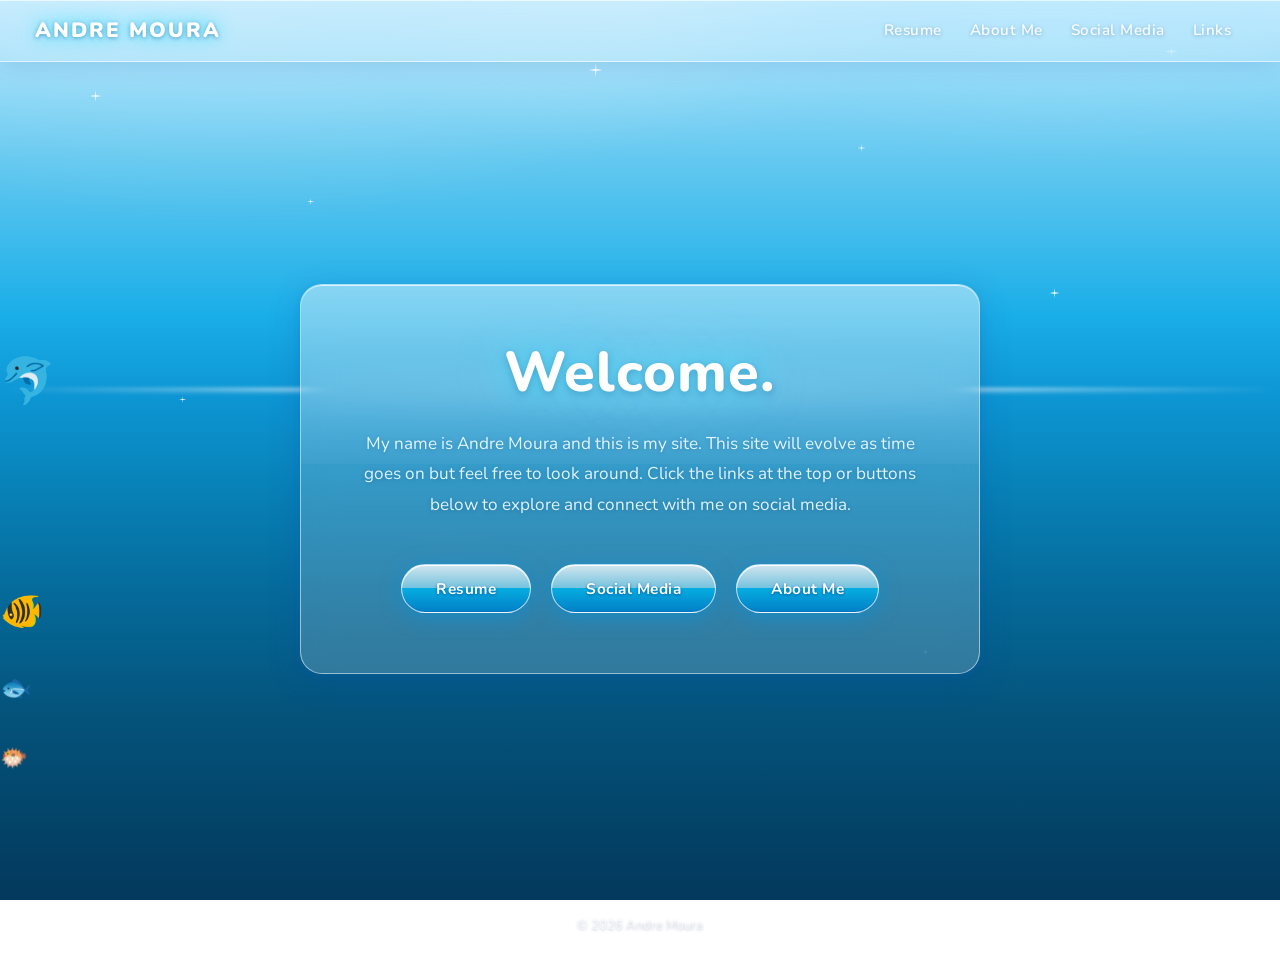
<file: index.html>
<!DOCTYPE html>
<html lang="en">

<head>
    <meta charset="utf-8">
    <meta name="viewport" content="width=device-width, initial-scale=1.0, shrink-to-fit=no">
    <title>Andre Moura</title>
    <link rel="stylesheet" href="assets/bootstrap/css/bootstrap.min.css">
    <link rel="stylesheet" href="assets/css/frutiger-aero.css">
    <!-- Global site tag (gtag.js) - Google Analytics -->
    <script async src="https://www.googletagmanager.com/gtag/js?id=UA-158383921-1"></script>
    <script>
    window.dataLayer = window.dataLayer || [];
    function gtag(){dataLayer.push(arguments);}
    gtag('js', new Date());
    gtag('config', 'UA-158383921-1');
    </script>
</head>

<body>

    <!-- Background effects -->
    <div class="light-rays"></div>
    <div class="water-line"></div>
    <div class="clouds">
        <div class="cloud cloud-1"></div>
        <div class="cloud cloud-2"></div>
        <div class="cloud cloud-3"></div>
        <div class="cloud cloud-4"></div>
    </div>
    <div class="bubbles">
        <div class="bubble"></div>
        <div class="bubble"></div>
        <div class="bubble"></div>
        <div class="bubble"></div>
        <div class="bubble"></div>
        <div class="bubble"></div>
    </div>
    <div class="fish-container">
        <div class="fish fish-1">🐠</div>
        <div class="fish fish-2">🐟</div>
        <div class="fish fish-3">🐬</div>
        <div class="fish fish-4">🐡</div>
    </div>
    <div class="sparkles">
        <div class="sparkle sparkle-1"></div>
        <div class="sparkle sparkle-2"></div>
        <div class="sparkle sparkle-3"></div>
        <div class="sparkle sparkle-4"></div>
        <div class="sparkle sparkle-5"></div>
        <div class="sparkle sparkle-6"></div>
        <div class="sparkle sparkle-7"></div>
        <div class="sparkle sparkle-8"></div>
        <div class="sparkle sparkle-9"></div>
        <div class="sparkle sparkle-10"></div>
    </div>

    <!-- Navbar -->
    <nav class="navbar navbar-expand-md">
        <div class="container-fluid">
            <a class="navbar-brand" href="https://andremoura.ca/"><strong>ANDRE MOURA</strong></a>
            <button class="navbar-toggler" type="button" data-toggle="collapse" data-target="#navcol-1" aria-controls="navcol-1" aria-expanded="false" aria-label="Toggle navigation">
                <span class="navbar-toggler-icon"></span>
            </button>
            <div class="collapse navbar-collapse" id="navcol-1">
                <ul class="nav navbar-nav ml-auto">
                    <li class="nav-item"><a class="nav-link" href="resume.html">Resume</a></li>
                    <li class="nav-item"><a class="nav-link" href="about.html">About Me</a></li>
                    <li class="nav-item"><a class="nav-link" href="social.html">Social Media</a></li>
                    <li class="nav-item"><a class="nav-link" href="social.html">Links</a></li>
                </ul>
            </div>
        </div>
    </nav>

    <!-- Page content -->
    <div class="page-content">
        <section class="hero-section">
            <div class="glass-panel hero-card">
                <h1>Welcome.</h1>
                <p>My name is Andre Moura and this is my site. This site will evolve as time goes on but feel free to look around. Click the links at the top or buttons below to explore and connect with me on social media.</p>
                <div>
                    <a class="btn-aero" href="resume.html">Resume</a>
                    <a class="btn-aero" href="social.html">Social Media</a>
                    <a class="btn-aero" href="about.html">About Me</a>
                </div>
            </div>
        </section>
    </div>

    <footer>
        &copy; <script>document.write(new Date().getFullYear())</script> Andre Moura
    </footer>

    <a href="dashboard.html" class="fish fish-3 fish-egg" title="">🐬</a>

    <script src="assets/js/jquery.min.js"></script>
    <script src="assets/bootstrap/js/bootstrap.min.js"></script>
</body>

</html>
</file>
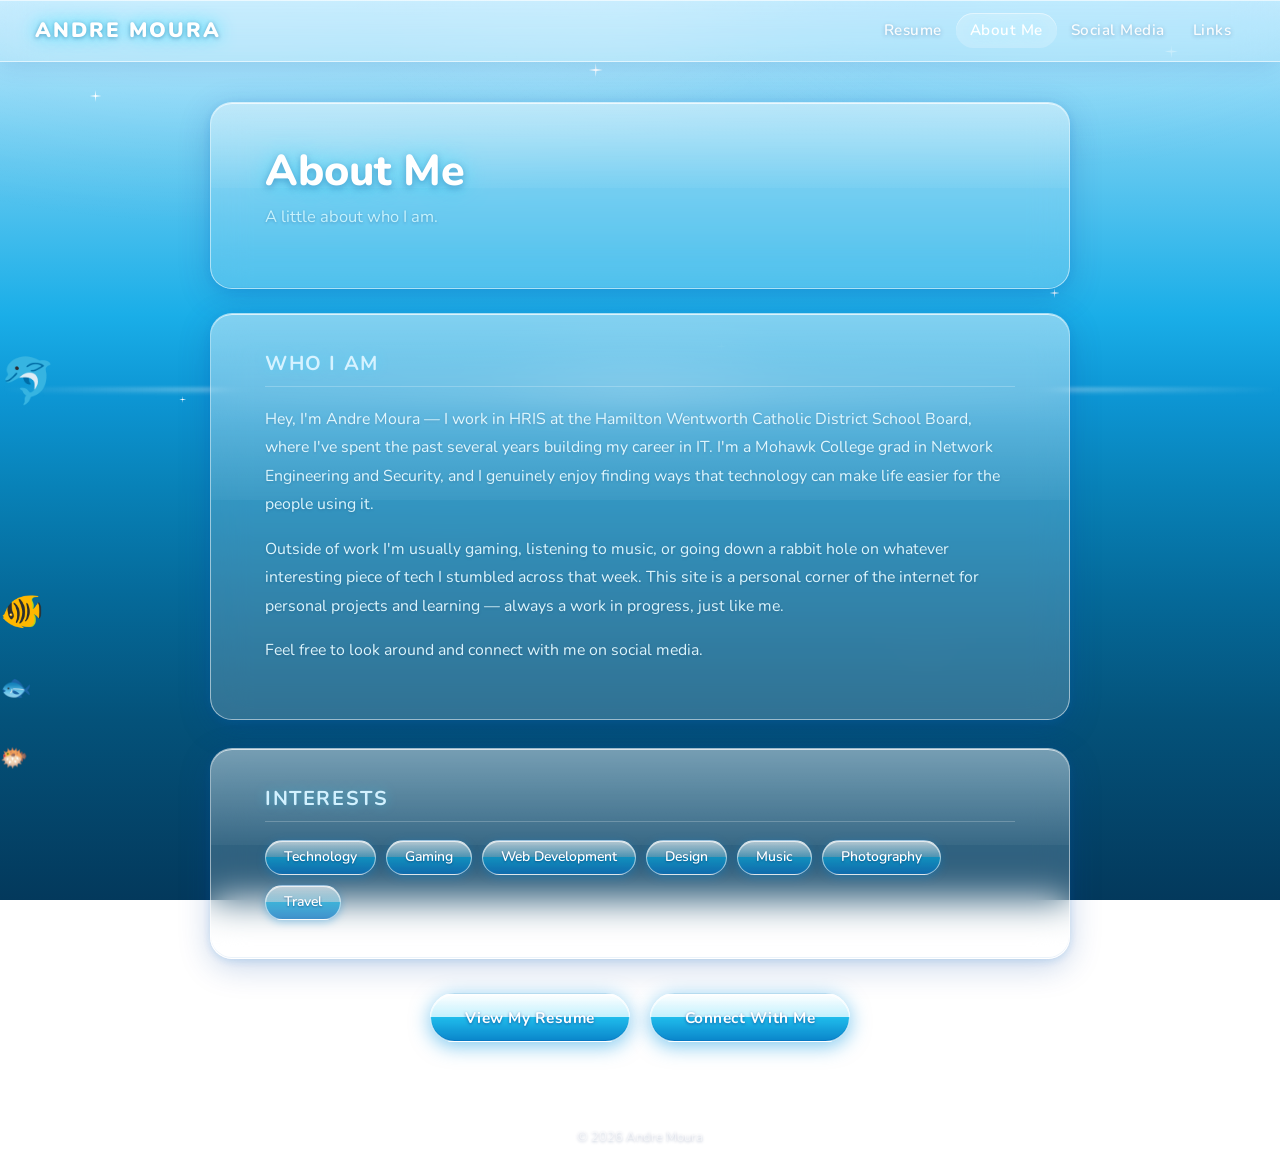
<file: about.html>
<!DOCTYPE html>
<html lang="en">

<head>
    <meta charset="utf-8">
    <meta name="viewport" content="width=device-width, initial-scale=1.0, shrink-to-fit=no">
    <title>About Me — Andre Moura</title>
    <link rel="stylesheet" href="assets/bootstrap/css/bootstrap.min.css">
    <link rel="stylesheet" href="assets/css/frutiger-aero.css">
    <!-- Global site tag (gtag.js) - Google Analytics -->
    <script async src="https://www.googletagmanager.com/gtag/js?id=UA-158383921-1"></script>
    <script>
    window.dataLayer = window.dataLayer || [];
    function gtag(){dataLayer.push(arguments);}
    gtag('js', new Date());
    gtag('config', 'UA-158383921-1');
    </script>
</head>

<body>

    <!-- Background effects -->
    <div class="light-rays"></div>
    <div class="water-line"></div>
    <div class="clouds">
        <div class="cloud cloud-1"></div>
        <div class="cloud cloud-2"></div>
        <div class="cloud cloud-3"></div>
        <div class="cloud cloud-4"></div>
    </div>
    <div class="bubbles">
        <div class="bubble"></div>
        <div class="bubble"></div>
        <div class="bubble"></div>
        <div class="bubble"></div>
        <div class="bubble"></div>
        <div class="bubble"></div>
    </div>
    <div class="fish-container">
        <div class="fish fish-1">🐠</div>
        <div class="fish fish-2">🐟</div>
        <div class="fish fish-3">🐬</div>
        <div class="fish fish-4">🐡</div>
    </div>
    <div class="sparkles">
        <div class="sparkle sparkle-1"></div>
        <div class="sparkle sparkle-2"></div>
        <div class="sparkle sparkle-3"></div>
        <div class="sparkle sparkle-4"></div>
        <div class="sparkle sparkle-5"></div>
        <div class="sparkle sparkle-6"></div>
        <div class="sparkle sparkle-7"></div>
        <div class="sparkle sparkle-8"></div>
        <div class="sparkle sparkle-9"></div>
        <div class="sparkle sparkle-10"></div>
    </div>

    <!-- Navbar -->
    <nav class="navbar navbar-expand-md">
        <div class="container-fluid">
            <a class="navbar-brand" href="index.html"><strong>ANDRE MOURA</strong></a>
            <button class="navbar-toggler" type="button" data-toggle="collapse" data-target="#navcol-1" aria-controls="navcol-1" aria-expanded="false" aria-label="Toggle navigation">
                <span class="navbar-toggler-icon"></span>
            </button>
            <div class="collapse navbar-collapse" id="navcol-1">
                <ul class="nav navbar-nav ml-auto">
                    <li class="nav-item"><a class="nav-link" href="resume.html">Resume</a></li>
                    <li class="nav-item"><a class="nav-link active" href="about.html">About Me</a></li>
                    <li class="nav-item"><a class="nav-link" href="social.html">Social Media</a></li>
                    <li class="nav-item"><a class="nav-link" href="social.html">Links</a></li>
                </ul>
            </div>
        </div>
    </nav>

    <!-- Page content -->
    <div class="page-content inner-page">

        <!-- Header -->
        <div class="glass-panel page-header-card mb-4">
            <h1>About Me</h1>
            <p class="subtitle">A little about who I am.</p>
        </div>

        <!-- Bio -->
        <div class="glass-panel content-card">
            <h2>Who I Am</h2>
            <p>
                Hey, I'm Andre Moura &mdash; I work in HRIS at the Hamilton Wentworth Catholic District School Board,
                where I've spent the past several years building my career in IT. I'm a Mohawk College grad in
                Network Engineering and Security, and I genuinely enjoy finding ways that technology can make
                life easier for the people using it.
            </p>
            <p>
                Outside of work I'm usually gaming, listening to music, or going down a rabbit hole on
                whatever interesting piece of tech I stumbled across that week. This site is a personal
                corner of the internet for personal projects and learning &mdash; always a work in progress, just like me.
            </p>
            <p>
                Feel free to look around and connect with me on social media.
            </p>
        </div>

        <!-- Interests -->
        <div class="glass-panel content-card">
            <h2>Interests</h2>
            <div class="skill-tags">
                <span class="skill-tag">Technology</span>
                <span class="skill-tag">Gaming</span>
                <span class="skill-tag">Web Development</span>
                <span class="skill-tag">Design</span>
                <span class="skill-tag">Music</span>
                <span class="skill-tag">Photography</span>
                <span class="skill-tag">Travel</span>
            </div>
        </div>

        <!-- CTA -->
        <div style="text-align:center; position:relative; z-index:1; margin-top: 8px;">
            <a class="btn-aero" href="resume.html">View My Resume</a>
            <a class="btn-aero" href="social.html">Connect With Me</a>
        </div>

    </div>

    <footer>
        &copy; <script>document.write(new Date().getFullYear())</script> Andre Moura
    </footer>

    <script src="assets/js/jquery.min.js"></script>
    <script src="assets/bootstrap/js/bootstrap.min.js"></script>
</body>

</html>
</file>
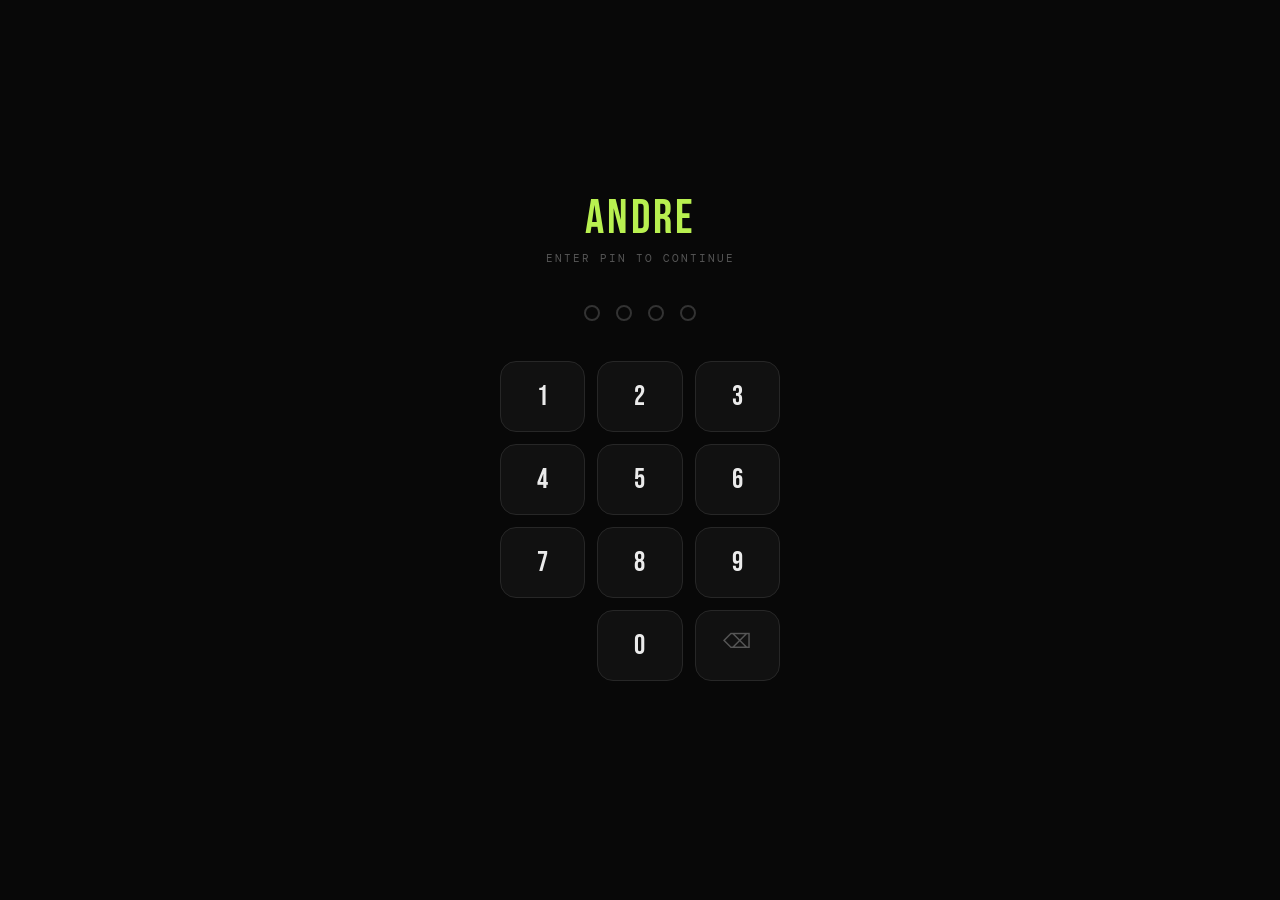
<file: dashboard.html>
<!DOCTYPE html>
<html lang="en">
<head>
<meta charset="UTF-8">
<meta name="viewport" content="width=device-width, initial-scale=1.0, viewport-fit=cover">
<meta name="apple-mobile-web-app-capable" content="yes">
<meta name="apple-mobile-web-app-status-bar-style" content="black-translucent">
<meta name="apple-mobile-web-app-title" content="ANDRE">
<meta name="theme-color" content="#080808">
<title>ANDRE</title>
<link href="https://fonts.googleapis.com/css2?family=Bebas+Neue&family=DM+Mono:wght@300;400;500&family=DM+Sans:wght@300;400;500;600&display=swap" rel="stylesheet">
<style>
:root {
  --bg:#080808; --s1:#111; --s2:#181818; --s3:#202020;
  --border:#272727; --border2:#333;
  --text:#ebebeb; --muted:#565656; --dim:#333;
  --green:#b8f050; --blue:#50c8f0; --pink:#f050a0;
  --orange:#f0a050; --gold:#f0c832; --purple:#a878ff;
  --teal:#32d9a0; --red:#f05050;
  --safe-t:env(safe-area-inset-top,0px);
  --safe-b:env(safe-area-inset-bottom,0px);
  --tab-h:62px;
}
*{margin:0;padding:0;box-sizing:border-box;-webkit-tap-highlight-color:transparent}
html,body{height:100%;overflow:hidden}
body{background:var(--bg);color:var(--text);font-family:'DM Sans',sans-serif;display:flex;flex-direction:column}

/* ══ SCROLL CONTAINER ══ */
.pages{flex:1;overflow-y:auto;-webkit-overflow-scrolling:touch;scroll-behavior:smooth;padding-bottom:calc(var(--tab-h) + var(--safe-b) + 16px)}
.page{display:none;padding:calc(var(--safe-t) + 18px) 15px 8px;animation:fadeUp .25s ease both}
.page.active{display:block}
@keyframes fadeUp{from{opacity:0;transform:translateY(8px)}to{opacity:1;transform:translateY(0)}}

/* ══ TAB BAR ══ */
.tabbar{position:fixed;bottom:0;left:0;right:0;height:calc(var(--tab-h) + var(--safe-b));padding-bottom:var(--safe-b);background:rgba(8,8,8,.95);backdrop-filter:blur(24px);-webkit-backdrop-filter:blur(24px);border-top:1px solid var(--border);display:flex;align-items:flex-start;justify-content:space-around;padding-top:10px;z-index:200}
.tab{display:flex;flex-direction:column;align-items:center;gap:3px;cursor:pointer;opacity:.4;transition:opacity .2s;min-width:44px;padding:2px 6px}
.tab.active{opacity:1}
.tab-icon{font-size:20px;line-height:1}
.tab-label{font-family:'DM Mono',monospace;font-size:9px;letter-spacing:.5px;text-transform:uppercase}
.tab.active .tab-label{color:var(--green)}

/* ══ SHARED COMPONENTS ══ */
.pg-header{display:flex;align-items:flex-end;justify-content:space-between;margin-bottom:20px}
.pg-title{font-family:'Bebas Neue',sans-serif;font-size:38px;letter-spacing:2px;color:var(--green);line-height:1}
.pg-sub{font-family:'DM Mono',monospace;font-size:10px;color:var(--muted);letter-spacing:1px}

.card{background:var(--s1);border:1px solid var(--border);border-radius:14px;overflow:hidden;margin-bottom:12px}
.card-header{padding:12px 14px;border-bottom:1px solid var(--border);display:flex;align-items:center;gap:10px}
.card-icon{font-size:16px;flex-shrink:0}
.card-title{font-family:'Bebas Neue',sans-serif;font-size:15px;letter-spacing:1.5px;flex:1}
.card-tag{font-family:'DM Mono',monospace;font-size:10px;padding:3px 8px;border-radius:20px;background:rgba(184,240,80,.1);color:var(--green)}
.card-tag.blue{background:rgba(80,200,240,.1);color:var(--blue)}
.card-tag.orange{background:rgba(240,160,80,.1);color:var(--orange)}
.card-tag.gold{background:rgba(240,200,50,.1);color:var(--gold)}
.card-tag.purple{background:rgba(168,120,255,.1);color:var(--purple)}
.card-tag.red{background:rgba(240,80,80,.1);color:var(--red)}
.card-body{padding:12px 14px}

.banner{border-radius:12px;padding:11px 14px;margin-bottom:12px;font-size:13px;line-height:1.5}
.banner-title{font-family:'DM Mono',monospace;font-size:10px;letter-spacing:1px;margin-bottom:5px}
.banner.green{background:rgba(184,240,80,.06);border:1px solid rgba(184,240,80,.2);color:var(--text)}.banner.green .banner-title{color:var(--green)}
.banner.orange{background:rgba(240,160,80,.06);border:1px solid rgba(240,160,80,.2);color:var(--text)}.banner.orange .banner-title{color:var(--orange)}
.banner.blue{background:rgba(80,200,240,.06);border:1px solid rgba(80,200,240,.2);color:var(--text)}.banner.blue .banner-title{color:var(--blue)}
.banner.gold{background:rgba(240,200,50,.06);border:1px solid rgba(240,200,50,.2);color:var(--text)}.banner.gold .banner-title{color:var(--gold)}

/* check items */
.check-item{display:flex;align-items:flex-start;gap:11px;padding:10px 0;border-bottom:1px solid var(--border);cursor:pointer;user-select:none}
.check-item:last-child{border-bottom:none}
.check-box{width:20px;height:20px;border:1.5px solid var(--border2);border-radius:6px;flex-shrink:0;display:flex;align-items:center;justify-content:center;font-size:11px;transition:all .15s;margin-top:1px}
.check-item.done .check-box{background:var(--green);border-color:var(--green);color:#080808}
.check-item.done .ci-main{opacity:.35;text-decoration:line-through;text-decoration-color:var(--muted)}
.ci-main{font-size:14px;font-weight:500;flex:1}
.ci-sub{font-size:11px;color:var(--muted);margin-top:2px;font-weight:300}

/* section divider */
.sec-label{font-family:'DM Mono',monospace;font-size:10px;letter-spacing:2px;color:var(--muted);margin:16px 0 8px;text-transform:uppercase}

/* toggle buttons */
.tog-row{display:flex;gap:8px;margin-bottom:14px}
.tog-btn{flex:1;padding:12px 8px;border-radius:11px;border:1.5px solid var(--border);background:var(--s1);color:var(--muted);font-family:'DM Sans',sans-serif;font-size:13px;font-weight:500;cursor:pointer;transition:all .18s;display:flex;flex-direction:column;align-items:center;gap:5px}
.tog-btn .ti{font-size:20px}
.tog-btn.on-green{border-color:var(--green);background:rgba(184,240,80,.07);color:var(--green)}
.tog-btn.on-blue{border-color:var(--blue);background:rgba(80,200,240,.07);color:var(--blue)}
.tog-btn.on-orange{border-color:var(--orange);background:rgba(240,160,80,.07);color:var(--orange)}
.tog-btn.on-gold{border-color:var(--gold);background:rgba(240,200,50,.07);color:var(--gold)}
.tog-btn.on-purple{border-color:var(--purple);background:rgba(168,120,255,.07);color:var(--purple)}

/* step list */
.step-list{display:flex;flex-direction:column;gap:9px}
.step-row{display:flex;gap:11px;align-items:flex-start;cursor:pointer;user-select:none}
.step-num{font-family:'DM Mono',monospace;font-size:10px;color:var(--green);background:rgba(184,240,80,.1);border-radius:5px;padding:3px 6px;min-width:26px;text-align:center;flex-shrink:0;margin-top:2px}
.step-num.blue{color:var(--blue);background:rgba(80,200,240,.1)}
.step-num.orange{color:var(--orange);background:rgba(240,160,80,.1)}
.step-content{font-size:13.5px;line-height:1.5;flex:1}
.step-content strong{font-weight:600}
.step-content .stip{display:block;font-size:11px;color:var(--muted);margin-top:2px}
.step-row.sdone .step-content{opacity:.35;text-decoration:line-through;text-decoration-color:var(--muted)}

/* big stat */
.stat-grid{display:grid;grid-template-columns:1fr 1fr;gap:10px;margin-bottom:12px}
.stat-box{background:var(--s1);border:1px solid var(--border);border-radius:12px;padding:14px}
.stat-val{font-family:'Bebas Neue',sans-serif;font-size:34px;line-height:1;margin-bottom:2px}
.stat-lbl{font-family:'DM Mono',monospace;font-size:10px;color:var(--muted);letter-spacing:.5px}

/* progress ring */
.ring-wrap{display:flex;align-items:center;justify-content:center;position:relative}
.ring-wrap svg{transform:rotate(-90deg)}
.ring-center{position:absolute;text-align:center}
.ring-pct{font-family:'Bebas Neue',sans-serif;font-size:26px;color:var(--green);line-height:1}
.ring-sub{font-family:'DM Mono',monospace;font-size:9px;color:var(--muted)}

/* pill btn */
.pill-btn{padding:10px 16px;border-radius:10px;border:1.5px solid var(--green);background:rgba(184,240,80,.1);color:var(--green);font-family:'DM Sans',sans-serif;font-size:13px;font-weight:500;cursor:pointer;transition:all .15s;width:100%;margin-top:8px}
.pill-btn:hover{background:rgba(184,240,80,.18)}
.pill-btn.orange{border-color:var(--orange);background:rgba(240,160,80,.1);color:var(--orange)}
.pill-btn.blue{border-color:var(--blue);background:rgba(80,200,240,.1);color:var(--blue)}
.pill-btn.ghost{border-color:var(--border);background:transparent;color:var(--muted)}

/* expandable */
.expand-btn{width:100%;background:none;border:none;color:var(--muted);font-family:'DM Mono',monospace;font-size:10px;letter-spacing:1px;cursor:pointer;padding:8px 0 2px;text-align:left;display:flex;align-items:center;gap:6px}
.expand-content{display:none;padding-top:8px}
.expand-content.open{display:block}

/* dot tracker */
.dot-row{display:flex;gap:5px;margin:10px 0}
.dot{width:26px;height:26px;border-radius:50%;border:1.5px solid var(--border);display:flex;align-items:center;justify-content:center;font-size:9px;font-family:'DM Mono',monospace;color:var(--muted);cursor:pointer;transition:all .18s;user-select:none}
.dot:hover{border-color:var(--orange);color:var(--orange)}
.dot.washed{background:rgba(240,160,80,.2);border-color:var(--orange);color:var(--orange)}
.dot.today{border-color:var(--green);color:var(--green)}
.dot.washed.today{background:rgba(240,160,80,.25);border-color:var(--orange);color:var(--orange)}

/* supp item */
.supp-item{background:var(--s2);border:1px solid var(--border);border-radius:12px;padding:12px 14px;margin-bottom:8px;transition:all .15s}
.supp-item.done{border-color:rgba(61,217,179,.3);background:rgba(61,217,179,.04)}
.supp-top{display:flex;align-items:center;gap:10px;cursor:pointer;user-select:none}
.supp-check{width:22px;height:22px;border:1.5px solid var(--border2);border-radius:7px;flex-shrink:0;display:flex;align-items:center;justify-content:center;font-size:12px;transition:all .15s}
.supp-item.done .supp-check{background:var(--teal);border-color:var(--teal);color:#080808}
.supp-item.done .supp-name{opacity:.4;text-decoration:line-through;text-decoration-color:var(--muted)}
.supp-name{font-size:14px;font-weight:500;flex:1}
.supp-meta{display:flex;align-items:center;gap:6px;margin-top:3px}
.supp-dose{font-family:'DM Mono',monospace;font-size:11px;color:var(--muted)}
.supp-timing{font-family:'DM Mono',monospace;font-size:9px;padding:2px 7px;border-radius:20px;letter-spacing:.5px}
.supp-info{display:none;padding:8px 0 2px 32px;font-size:12px;color:var(--muted);line-height:1.6;border-top:1px solid var(--border);margin-top:10px;padding-top:10px}
.supp-info.open{display:block}
.supp-expand{background:none;border:none;color:var(--muted);font-size:14px;cursor:pointer;padding:0 4px;flex-shrink:0;line-height:1;opacity:.5}
.supp-expand:hover{opacity:1}
.supp-group-label{font-family:'DM Mono',monospace;font-size:10px;letter-spacing:2px;color:var(--muted);margin:14px 0 8px;text-transform:uppercase}

/* clarus badge */
.clarus-card{background:linear-gradient(135deg,rgba(168,120,255,.08),rgba(240,80,80,.05));border:1px solid rgba(168,120,255,.25);border-radius:14px;padding:14px;margin-bottom:12px}
.clarus-title{font-family:'Bebas Neue',sans-serif;font-size:16px;letter-spacing:1.5px;color:var(--purple);margin-bottom:10px}
.clarus-row{display:flex;align-items:center;gap:10px;margin-bottom:8px}
.clarus-dot{width:10px;height:10px;border-radius:50%;background:var(--purple);flex-shrink:0}
.clarus-text{font-size:13px;flex:1}
.clarus-val{font-family:'DM Mono',monospace;font-size:12px;color:var(--purple)}
.clarus-progress{height:4px;background:var(--border);border-radius:2px;margin-top:10px;overflow:hidden}
.clarus-progress-fill{height:100%;background:linear-gradient(90deg,var(--purple),var(--pink));border-radius:2px;transition:width .5s ease}

/* input fields */
.field-row{display:flex;flex-direction:column;gap:5px;margin-bottom:12px}
.field-label{font-family:'DM Mono',monospace;font-size:10px;color:var(--muted);letter-spacing:1px}
.field-input{background:var(--s2);border:1px solid var(--border);border-radius:9px;padding:10px 12px;color:var(--text);font-family:'DM Sans',sans-serif;font-size:14px;outline:none;width:100%}
.field-input:focus{border-color:var(--green)}
.field-grid{display:grid;grid-template-columns:1fr 1fr;gap:10px}

/* mood selector */
.mood-row{display:flex;gap:8px;justify-content:space-between}
.mood-btn{flex:1;padding:10px 4px;border-radius:10px;border:1.5px solid var(--border);background:var(--s2);cursor:pointer;text-align:center;font-size:18px;transition:all .15s}
.mood-btn.sel{border-color:var(--gold);background:rgba(240,200,50,.08)}

/* history list */
.hist-item{padding:9px 0;border-bottom:1px solid var(--border);display:flex;align-items:flex-start;gap:10px}
.hist-item:last-child{border-bottom:none}
.hist-date{font-family:'DM Mono',monospace;font-size:10px;color:var(--muted);flex-shrink:0;margin-top:2px}
.hist-text{font-size:13px;flex:1;line-height:1.5}

/* sync status */
.sync-bar{display:flex;align-items:center;gap:8px;padding:8px 12px;background:var(--s1);border:1px solid var(--border);border-radius:10px;margin-bottom:14px;font-size:12px;color:var(--muted)}
.sync-dot{width:7px;height:7px;border-radius:50%;background:var(--muted);flex-shrink:0}
.sync-dot.synced{background:var(--green)}
.sync-dot.syncing{background:var(--gold);animation:pulse .8s ease infinite alternate}
.sync-dot.error{background:var(--red)}
@keyframes pulse{from{opacity:.4}to{opacity:1}}
.sync-label{flex:1}
.sync-btn{font-family:'DM Mono',monospace;font-size:10px;color:var(--blue);cursor:pointer;letter-spacing:.5px}

/* ══ PIN LOCK ══ */
#pin-screen{position:fixed;inset:0;background:var(--bg);z-index:1000;display:flex;flex-direction:column;align-items:center;justify-content:center;padding:40px 24px;gap:0}
#pin-screen.hidden{display:none}
.pin-title{font-family:'Bebas Neue',sans-serif;font-size:48px;letter-spacing:3px;color:var(--green);margin-bottom:4px}
.pin-sub{font-family:'DM Mono',monospace;font-size:11px;color:var(--muted);letter-spacing:2px;margin-bottom:40px}
.pin-dots{display:flex;gap:16px;margin-bottom:40px}
.pin-dot{width:16px;height:16px;border-radius:50%;border:2px solid var(--border2);transition:all .15s}
.pin-dot.filled{background:var(--green);border-color:var(--green)}
.pin-dot.error{background:var(--red);border-color:var(--red)}
.pin-pad{display:grid;grid-template-columns:repeat(3,1fr);gap:12px;width:100%;max-width:280px}
.pin-key{background:var(--s1);border:1px solid var(--border);border-radius:16px;padding:18px;font-family:'Bebas Neue',sans-serif;font-size:28px;color:var(--text);cursor:pointer;transition:all .15s;text-align:center;user-select:none;-webkit-tap-highlight-color:transparent}
.pin-key:active{background:var(--s2);transform:scale(.95)}
.pin-key.del{font-size:20px;color:var(--muted)}
.pin-key.empty{background:transparent;border-color:transparent;cursor:default}
.pin-error{font-family:'DM Mono',monospace;font-size:11px;color:var(--red);letter-spacing:1px;margin-top:16px;opacity:0;transition:opacity .2s}
.pin-error.show{opacity:1}

/* ══ COLD SORE TRACKER ══ */
.cs-card{background:linear-gradient(135deg,rgba(240,80,80,.08),rgba(240,160,80,.05));border:1px solid rgba(240,80,80,.3);border-radius:14px;padding:14px;margin-bottom:12px}
.cs-card.inactive{background:var(--s1);border-color:var(--border)}
.cs-title{font-family:'Bebas Neue',sans-serif;font-size:16px;letter-spacing:1.5px;color:var(--red);margin-bottom:10px;display:flex;align-items:center;gap:8px}
.cs-title.inactive{color:var(--muted)}
.cs-day-badge{font-family:'Bebas Neue',sans-serif;font-size:42px;color:var(--red);line-height:1}
.cs-day-label{font-family:'DM Mono',monospace;font-size:10px;color:var(--muted);letter-spacing:1px;margin-top:2px}
.cs-checklist{display:flex;flex-direction:column;gap:6px;margin:12px 0}
.cs-check{display:flex;align-items:center;gap:10px;cursor:pointer;user-select:none;padding:8px 10px;background:rgba(240,80,80,.06);border-radius:9px;border:1px solid rgba(240,80,80,.15)}
.cs-check.done{background:rgba(184,240,80,.05);border-color:rgba(184,240,80,.2)}
.cs-check-box{width:18px;height:18px;border:1.5px solid rgba(240,80,80,.4);border-radius:5px;flex-shrink:0;display:flex;align-items:center;justify-content:center;font-size:10px;transition:all .15s}
.cs-check.done .cs-check-box{background:var(--green);border-color:var(--green);color:#080808}
.cs-check-label{font-size:13px;flex:1}
.cs-check-sub{font-size:11px;color:var(--muted);margin-top:1px}
.cs-check.done .cs-check-label{opacity:.4;text-decoration:line-through;text-decoration-color:var(--muted)}
.cs-timeline{display:flex;gap:4px;margin:10px 0}
.cs-tday{flex:1;height:6px;border-radius:3px;background:var(--border);transition:background .3s}
.cs-tday.past{background:var(--red)}
.cs-tday.today-dot{background:var(--orange)}
.cs-lysine-note{font-family:'DM Mono',monospace;font-size:11px;color:var(--orange);background:rgba(240,160,80,.1);border:1px solid rgba(240,160,80,.2);border-radius:8px;padding:8px 10px;margin-top:8px;line-height:1.5}
</style>
</head>
<body>

<!-- ══════════════════════════════════════════
     GOOGLE DRIVE AUTH MODAL
══════════════════════════════════════════ -->
<div id="auth-modal" style="position:fixed;inset:0;background:rgba(0,0,0,.85);z-index:998;display:none;align-items:center;justify-content:center;padding:24px">
  <div style="background:var(--s1);border:1px solid var(--border);border-radius:18px;padding:24px;max-width:340px;width:100%;text-align:center">
    <div style="font-size:36px;margin-bottom:12px">☁️</div>
    <div style="font-family:'Bebas Neue',sans-serif;font-size:24px;color:var(--green);margin-bottom:8px">SYNC TO GOOGLE DRIVE</div>
    <div style="font-size:13px;color:var(--muted);line-height:1.6;margin-bottom:20px">Your data will be saved to a file in your Google Drive. Works across all your devices.</div>
    <button onclick="initGoogleDrive()" style="width:100%;padding:13px;border-radius:11px;border:none;background:var(--green);color:#080808;font-family:'DM Sans',sans-serif;font-size:15px;font-weight:600;cursor:pointer;margin-bottom:10px">Connect Google Drive</button>
    <button onclick="dismissAuth()" style="width:100%;padding:11px;border-radius:11px;border:1.5px solid var(--border);background:transparent;color:var(--muted);font-family:'DM Sans',sans-serif;font-size:14px;cursor:pointer">Use locally for now</button>
  </div>
</div>


<!-- ══ PIN LOCK SCREEN ══ -->
<div id="pin-screen" class="hidden">
  <div class="pin-title">ANDRE</div>
  <div class="pin-sub">ENTER PIN TO CONTINUE</div>
  <div class="pin-dots">
    <div class="pin-dot" id="pd-0"></div>
    <div class="pin-dot" id="pd-1"></div>
    <div class="pin-dot" id="pd-2"></div>
    <div class="pin-dot" id="pd-3"></div>
  </div>
  <div class="pin-pad">
    <div class="pin-key" onclick="pinPress('1')">1</div>
    <div class="pin-key" onclick="pinPress('2')">2</div>
    <div class="pin-key" onclick="pinPress('3')">3</div>
    <div class="pin-key" onclick="pinPress('4')">4</div>
    <div class="pin-key" onclick="pinPress('5')">5</div>
    <div class="pin-key" onclick="pinPress('6')">6</div>
    <div class="pin-key" onclick="pinPress('7')">7</div>
    <div class="pin-key" onclick="pinPress('8')">8</div>
    <div class="pin-key" onclick="pinPress('9')">9</div>
    <div class="pin-key empty"></div>
    <div class="pin-key" onclick="pinPress('0')">0</div>
    <div class="pin-key del" onclick="pinDel()">⌫</div>
  </div>
  <div class="pin-error" id="pin-error">INCORRECT PIN</div>
</div>

<!-- ══ PAGES ══ -->
<div class="pages">

<!-- ━━━━━━━━━━━━━━━━━━━━━━━━━━━━━
  HOME
━━━━━━━━━━━━━━━━━━━━━━━━━━━━━ -->
<div class="page active" id="page-home">
  <div class="pg-header">
    <div>
      <div class="pg-title" id="home-greeting">GOOD MORNING</div>
      <div class="pg-sub" id="home-date">THURSDAY · APRIL 16</div>
      <div style="font-family:'DM Mono',monospace;font-size:22px;color:var(--text);margin-top:4px;letter-spacing:2px" id="home-clock">--:--</div>
      <div style="font-family:'DM Mono',monospace;font-size:11px;color:var(--muted);margin-top:3px;letter-spacing:.5px" id="home-midnight">--:--:-- left today</div>
    </div>
    <div id="home-ring" style="width:64px;height:64px"></div>
  </div>

  <div class="sync-bar" id="sync-bar">
    <div class="sync-dot" id="sync-dot"></div>
    <div class="sync-label" id="sync-label">Not connected</div>
    <div class="sync-btn" onclick="showAuthModal()">CONNECT</div>
  </div>

  <!-- today summary cards -->
  <div class="stat-grid">
    <div class="stat-box">
      <div class="stat-val" id="home-streak" style="color:var(--green)">0</div>
      <div class="stat-lbl">DAY STREAK</div>
    </div>
    <div class="stat-box">
      <div class="stat-val" id="home-done" style="color:var(--blue)">0/0</div>
      <div class="stat-lbl">TODAY DONE</div>
    </div>
  </div>

  <!-- quick checklist -->
  <div class="sec-label">TODAY'S CHECKLIST</div>
  <div class="card">
    <div class="card-body" id="home-checklist" style="padding:4px 14px"></div>
  </div>
</div>

<!-- ━━━━━━━━━━━━━━━━━━━━━━━━━━━━━
  HEALTH — SUPPLEMENTS + MEDS
━━━━━━━━━━━━━━━━━━━━━━━━━━━━━ -->
<div class="page" id="page-health">
  <!-- Cold sore active card — only visible during outbreak -->
  <div id="cold-sore-card-top" style="display:none"></div>

  <div class="pg-header">
    <div>
      <div class="pg-title" style="color:var(--teal)">HEALTH</div>
      <div class="pg-sub">SUPPLEMENTS · MEDICATIONS</div>
    </div>
    <div>
      <div style="font-family:'DM Mono',monospace;font-size:10px;color:var(--muted);text-align:right" id="supp-count">0 / 0 taken</div>
    </div>
  </div>

  <!-- Clarus tracker -->
  <div class="clarus-card" id="clarus-card">
    <div class="clarus-title">💊 CLARUS (ISOTRETINOIN)</div>
    <div class="clarus-row">
      <div class="clarus-dot"></div>
      <div class="clarus-text">Current dose</div>
      <div class="clarus-val" id="clarus-dose-display">10mg</div>
    </div>
    <div class="clarus-row">
      <div class="clarus-dot" style="background:var(--orange)"></div>
      <div class="clarus-text">Next increase</div>
      <div class="clarus-val" style="color:var(--orange)" id="clarus-next">May 5 → 20mg</div>
    </div>
    <div class="clarus-row">
      <div class="clarus-dot" style="background:var(--pink)"></div>
      <div class="clarus-text">Days until increase</div>
      <div class="clarus-val" style="color:var(--pink)" id="clarus-days">—</div>
    </div>
    <div style="font-family:'DM Mono',monospace;font-size:10px;color:var(--muted);margin-top:8px;margin-bottom:4px">COURSE PROGRESS</div>
    <div class="clarus-progress"><div class="clarus-progress-fill" id="clarus-prog" style="width:0%"></div></div>
    <div style="display:flex;justify-content:space-between;font-family:'DM Mono',monospace;font-size:9px;color:var(--muted);margin-top:4px"><span>START</span><span id="clarus-prog-pct">0%</span><span>~12 MO</span></div>
    <!-- take today -->
    <div style="margin-top:12px;display:flex;align-items:center;gap:10px">
      <label style="display:flex;align-items:center;gap:8px;cursor:pointer;flex:1">
        <div class="supp-check" id="clarus-check" onclick="toggleClarus()">—</div>
        <span style="font-size:13px;color:var(--text)" id="clarus-taken-label">Mark Clarus taken today</span>
      </label>
    </div>
  </div>

  <!-- Omnaris -->
  <div class="card" style="margin-bottom:12px">
    <div class="card-header">
      <span class="card-icon">💨</span>
      <span class="card-title" style="color:var(--blue)">OMNARIS NASAL SPRAY</span>
      <span class="card-tag blue">DAILY</span>
    </div>
    <div class="card-body">
      <label class="check-item" id="omnaris-item" onclick="toggleCheck('omnaris')">
        <div class="check-box">—</div>
        <div><div class="ci-main">Omnaris (ciclesonide)</div><div class="ci-sub">1–2 sprays each nostril · morning</div></div>
      </label>
    </div>
  </div>


  <!-- Supplements -->
  <div class="sec-label">SUPPLEMENTS</div>
  <div id="supp-list"></div>
  <button class="pill-btn" onclick="resetSupps()">Reset Today's Supplements</button>

  <!-- Cold Sore Tracker -->
  <div class="sec-label" id="cs-section-label" style="display:none">COLD SORE</div>
  <div id="cold-sore-card"></div>
  <button class="pill-btn" style="border-color:var(--red);background:rgba(240,80,80,.08);color:var(--red);margin-top:4px;font-size:12px" onclick="csStartOutbreak()" id="cs-trigger-btn">🦠 Log Cold Sore Outbreak</button>
</div>

<!-- ━━━━━━━━━━━━━━━━━━━━━━━━━━━━━
  BODY — GYM + NUTRITION + METRICS
━━━━━━━━━━━━━━━━━━━━━━━━━━━━━ -->
<div class="page" id="page-body">
  <div class="pg-header">
    <div>
      <div class="pg-title" style="color:var(--orange)">BODY</div>
      <div class="pg-sub">GYM · NUTRITION · METRICS</div>
    </div>
  </div>

  <div class="sec-label">GYM</div>
  <div class="card">
    <div class="card-body" id="gym-checks" style="padding:4px 14px"></div>
  </div>

  <div class="sec-label">NUTRITION</div>
  <div class="card">
    <div class="card-body" id="diet-checks" style="padding:4px 14px"></div>
  </div>

  <div class="sec-label">BODY METRICS</div>
  <div class="card">
    <div class="card-header">
      <span class="card-icon">📏</span>
      <span class="card-title" style="color:var(--orange)">LOG METRICS</span>
      <span class="card-tag orange">WEEKLY</span>
    </div>
    <div class="card-body">
      <div class="field-grid">
        <div class="field-row"><div class="field-label">WEIGHT (lbs)</div><input class="field-input" id="metric-weight" type="number" placeholder="—"></div>
        <div class="field-row"><div class="field-label">BODY FAT %</div><input class="field-input" id="metric-bf" type="number" placeholder="—"></div>
        <div class="field-row"><div class="field-label">CHEST (in)</div><input class="field-input" id="metric-chest" type="number" placeholder="—"></div>
        <div class="field-row"><div class="field-label">WAIST (in)</div><input class="field-input" id="metric-waist" type="number" placeholder="—"></div>
        <div class="field-row"><div class="field-label">ARMS (in)</div><input class="field-input" id="metric-arms" type="number" placeholder="—"></div>
        <div class="field-row"><div class="field-label">LEGS (in)</div><input class="field-input" id="metric-legs" type="number" placeholder="—"></div>
      </div>
      <button class="pill-btn orange" onclick="saveMetrics()">Save Metrics</button>
    </div>
  </div>

  <div class="sec-label">RECENT METRICS</div>
  <div class="card">
    <div class="card-body" id="metrics-history" style="padding:4px 14px">
      <div style="font-size:13px;color:var(--muted);padding:10px 0">No metrics logged yet</div>
    </div>
  </div>
</div>

<!-- ━━━━━━━━━━━━━━━━━━━━━━━━━━━━━
  MIND — MENTAL + BREATHWORK
━━━━━━━━━━━━━━━━━━━━━━━━━━━━━ -->
<div class="page" id="page-mind">
  <div class="pg-header">
    <div>
      <div class="pg-title" style="color:var(--purple)">MIND</div>
      <div class="pg-sub">MENTAL · BREATHWORK · MOOD</div>
    </div>
  </div>

  <div class="sec-label">MOOD CHECK-IN</div>
  <div class="card">
    <div class="card-body">
      <div style="font-size:12px;color:var(--muted);margin-bottom:10px">How are you feeling today?</div>
      <div class="mood-row" id="mood-row">
        <div class="mood-btn" data-mood="1" onclick="setMood(1)">😞</div>
        <div class="mood-btn" data-mood="2" onclick="setMood(2)">😕</div>
        <div class="mood-btn" data-mood="3" onclick="setMood(3)">😐</div>
        <div class="mood-btn" data-mood="4" onclick="setMood(4)">🙂</div>
        <div class="mood-btn" data-mood="5" onclick="setMood(5)">😄</div>
      </div>
      <div style="font-size:12px;color:var(--muted);margin-top:6px" id="mood-note"></div>
    </div>
  </div>

  <div class="sec-label">MENTAL HABITS</div>
  <div class="card">
    <div class="card-body" id="mental-checks" style="padding:4px 14px"></div>
  </div>

  <div class="sec-label">BREATHWORK</div>
  <div class="card">
    <div class="card-header">
      <span class="card-icon">🌬️</span>
      <span class="card-title" style="color:var(--purple)">GUIDED TIMER</span>
    </div>
    <div class="card-body">
      <div class="tog-row" id="bw-pattern-row">
        <button class="tog-btn on-purple" id="bwp-box" onclick="setBWPattern('box')" style="border-color:var(--purple);background:rgba(168,120,255,.07);color:var(--purple)">📦 Box</button>
        <button class="tog-btn" id="bwp-478" onclick="setBWPattern('478')">⚡ 4-7-8</button>
        <button class="tog-btn" id="bwp-wim" onclick="setBWPattern('wim')">🧊 Wim Hof</button>
      </div>
      <div style="text-align:center;padding:20px 0">
        <div id="bw-orb" style="width:90px;height:90px;border-radius:50%;border:2px solid var(--purple);display:inline-flex;align-items:center;justify-content:center;font-family:'Bebas Neue',sans-serif;font-size:28px;color:var(--purple);transition:all .5s;margin-bottom:10px">—</div>
        <div id="bw-phase" style="font-family:'DM Mono',monospace;font-size:11px;color:var(--muted);letter-spacing:1px">PRESS START</div>
      </div>
      <button class="pill-btn" id="bw-start-btn" onclick="toggleBreath()" style="border-color:var(--purple);background:rgba(168,120,255,.1);color:var(--purple)">Start</button>
    </div>
  </div>
</div>

<!-- ━━━━━━━━━━━━━━━━━━━━━━━━━━━━━
  HAIR
━━━━━━━━━━━━━━━━━━━━━━━━━━━━━ -->
<div class="page" id="page-hair">
  <div class="pg-header">
    <div>
      <div class="pg-title" style="color:var(--gold)">HAIR</div>
      <div class="pg-sub">3A/3B · HIGH POROSITY</div>
    </div>
    <div style="text-align:right">
      <div style="font-family:'DM Mono',monospace;font-size:10px;color:var(--muted)" id="hair-streak-lbl">0 DAY STREAK</div>
    </div>
  </div>

  <!-- wash tracker -->
  <div class="card">
    <div class="card-header">
      <span class="card-icon">🚿</span>
      <span class="card-title" style="color:var(--orange)">WASH TRACKER</span>
      <span class="card-tag orange" id="hair-wash-status">CHECKING…</span>
    </div>
    <div class="card-body">
      <div style="font-family:'DM Mono',monospace;font-size:10px;color:var(--muted);margin-bottom:6px">TAP ANY DAY TO TOGGLE</div>
      <div class="dot-row" id="hair-dots"></div>
      <div style="display:flex;gap:8px;margin-top:6px">
        <button class="pill-btn orange" style="margin-top:0" onclick="hairLogWash()">🚿 Log Wash Today</button>
        <button class="pill-btn ghost" style="margin-top:0;flex:0 0 auto;width:auto;padding:10px 14px" onclick="hairUndoWash()">Undo</button>
      </div>
    </div>
  </div>

  <!-- routine selector -->
  <div class="sec-label">TIME OF DAY</div>
  <div class="tog-row">
    <button class="tog-btn" id="hair-btn-morning" onclick="hairSetTime('morning')"><span class="ti">🌅</span>Morning</button>
    <button class="tog-btn" id="hair-btn-night" onclick="hairSetTime('night')"><span class="ti">🌙</span>Night</button>
  </div>

  <div id="hair-shower-section" style="display:none">
    <div class="sec-label">SHOWERING?</div>
    <div class="tog-row">
      <button class="tog-btn" id="hair-btn-shower" onclick="hairSetShower(true)"><span class="ti">🚿</span>Shower</button>
      <button class="tog-btn" id="hair-btn-refresh" onclick="hairSetShower(false)"><span class="ti">💧</span>Refresher</button>
    </div>
  </div>

  <div id="hair-night-shower-section" style="display:none">
    <div class="sec-label">SHOWERING?</div>
    <div class="tog-row">
      <button class="tog-btn" id="hair-btn-night-shower" onclick="hairSetNightShower(true)"><span class="ti">🚿</span>Shower</button>
      <button class="tog-btn" id="hair-btn-night-refresh" onclick="hairSetNightShower(false)"><span class="ti">💧</span>Refresher</button>
    </div>
  </div>

  <div class="sec-label">GOING OUT?</div>
  <div class="tog-row">
    <button class="tog-btn" id="hair-btn-out" onclick="hairSetOut(true)"><span class="ti">🚶</span>Going Out</button>
    <button class="tog-btn" id="hair-btn-home" onclick="hairSetOut(false)"><span class="ti">🏠</span>Staying Home</button>
  </div>

  <div id="hair-routine-output"></div>
</div>

<!-- ━━━━━━━━━━━━━━━━━━━━━━━━━━━━━
  MORE — PE + FACE + SETTINGS
━━━━━━━━━━━━━━━━━━━━━━━━━━━━━ -->
<div class="page" id="page-more">
  <div class="pg-header">
    <div>
      <div class="pg-title" style="color:var(--pink)">MORE</div>
      <div class="pg-sub">PE · FACE · SETTINGS</div>
    </div>
  </div>

  <div class="sec-label">PE & KEGELS</div>
  <div class="card">
    <div class="card-body" id="pe-checks" style="padding:4px 14px"></div>
  </div>

  <div class="sec-label">FACIAL EXERCISES</div>
  <div class="card">
    <div class="card-body" id="face-checks" style="padding:4px 14px"></div>
  </div>

  <div class="sec-label">SETTINGS</div>
  <div class="card">
    <div class="card-body">
      <div style="font-size:13px;color:var(--muted);margin-bottom:12px">Google Drive sync status</div>
      <div class="sync-bar" style="margin-bottom:12px">
        <div class="sync-dot" id="sync-dot2"></div>
        <div class="sync-label" id="sync-label2">Not connected</div>
      </div>
      <button class="pill-btn blue" onclick="showAuthModal()">Connect / Reconnect Google Drive</button>
      <button class="pill-btn ghost" style="margin-top:8px" onclick="exportData()">Export Data as JSON</button>
      <button class="pill-btn ghost" style="margin-top:8px;border-color:var(--red);color:var(--red)" onclick="if(confirm('Reset ALL data? This cannot be undone.'))resetAll()">Reset All Data</button>
    </div>
  </div>
</div>


<!-- ━━━━━━━━━━━━━━━━━━━━━━━━━━━━━
  LIFE
━━━━━━━━━━━━━━━━━━━━━━━━━━━━━ -->
<div class="page" id="page-life">
  <div class="pg-header">
    <div>
      <div class="pg-title" style="color:var(--pink)">LIFE</div>
      <div class="pg-sub">MEMENTO MORI · TIME IS TICKING</div>
    </div>
  </div>

  <!-- Big life stat -->
  <div style="background:linear-gradient(135deg,rgba(240,80,160,.06),rgba(168,120,255,.06));border:1px solid rgba(240,80,160,.2);border-radius:16px;padding:20px;margin-bottom:12px;text-align:center">
    <div style="font-family:'DM Mono',monospace;font-size:10px;color:var(--muted);letter-spacing:2px;margin-bottom:8px">WEEKS LIVED</div>
    <div style="font-family:'Bebas Neue',sans-serif;font-size:72px;color:var(--pink);line-height:1" id="life-weeks-lived">—</div>
    <div style="font-family:'DM Mono',monospace;font-size:10px;color:var(--muted);margin-top:4px">OF <span id="life-weeks-total" style="color:var(--text)">—</span> WEEKS</div>
    <div style="margin-top:14px;height:6px;background:var(--border);border-radius:3px;overflow:hidden">
      <div id="life-bar" style="height:100%;background:linear-gradient(90deg,var(--pink),var(--purple));border-radius:3px;transition:width 1s ease;width:0%"></div>
    </div>
    <div style="font-family:'DM Mono',monospace;font-size:11px;color:var(--pink);margin-top:6px" id="life-pct">—% lived</div>
  </div>

  <!-- Stat grid -->
  <div class="stat-grid" style="grid-template-columns:1fr 1fr;margin-bottom:12px">
    <div class="stat-box">
      <div class="stat-val" id="life-age" style="color:var(--pink)">—</div>
      <div class="stat-lbl">AGE</div>
    </div>
    <div class="stat-box">
      <div class="stat-val" id="life-days-lived" style="color:var(--purple)">—</div>
      <div class="stat-lbl">DAYS LIVED</div>
    </div>
    <div class="stat-box">
      <div class="stat-val" id="life-bday-countdown" style="color:var(--gold)">—</div>
      <div class="stat-lbl">DAYS TO BDAY</div>
    </div>
    <div class="stat-box">
      <div class="stat-val" id="life-year-left" style="color:var(--teal)">—</div>
      <div class="stat-lbl">DAYS LEFT IN YEAR</div>
    </div>
  </div>

  <!-- Weeks remaining -->
  <div class="card">
    <div class="card-header">
      <span class="card-icon">⏳</span>
      <span class="card-title" style="color:var(--purple)">WEEKS REMAINING</span>
    </div>
    <div class="card-body">
      <div style="font-family:'DM Mono',monospace;font-size:10px;color:var(--muted);margin-bottom:10px">BASED ON <span id="life-expectancy-label" style="color:var(--text)">85 YEAR</span> LIFE EXPECTANCY</div>
      <div style="font-family:'Bebas Neue',sans-serif;font-size:52px;color:var(--purple);line-height:1;margin-bottom:4px" id="life-weeks-left">—</div>
      <div style="font-size:12px;color:var(--muted)">weeks left — make them count</div>
      <div style="display:flex;align-items:center;gap:10px;margin-top:14px">
        <div style="font-family:'DM Mono',monospace;font-size:11px;color:var(--muted)">Life expectancy:</div>
        <input id="life-exp-input" type="number" value="85" min="60" max="120" style="background:var(--s2);border:1px solid var(--border);border-radius:8px;padding:6px 10px;color:var(--text);font-family:'DM Mono',monospace;font-size:13px;width:70px;outline:none" oninput="renderLifePage()">
        <div style="font-family:'DM Mono',monospace;font-size:11px;color:var(--muted)">years</div>
      </div>
    </div>
  </div>

  <!-- Year progress -->
  <div class="card">
    <div class="card-header">
      <span class="card-icon">📅</span>
      <span class="card-title" style="color:var(--teal)">THIS YEAR</span>
    </div>
    <div class="card-body">
      <div style="display:flex;justify-content:space-between;margin-bottom:8px">
        <div style="font-family:'DM Mono',monospace;font-size:11px;color:var(--muted)">Year progress</div>
        <div style="font-family:'DM Mono',monospace;font-size:11px;color:var(--teal)" id="life-year-pct">—%</div>
      </div>
      <div style="height:6px;background:var(--border);border-radius:3px;overflow:hidden;margin-bottom:14px">
        <div id="life-year-bar" style="height:100%;background:var(--teal);border-radius:3px;width:0%;transition:width 1s ease"></div>
      </div>
      <div class="stat-grid" style="grid-template-columns:1fr 1fr;margin-bottom:0">
        <div class="stat-box" style="margin-bottom:0">
          <div class="stat-val" id="life-year-done" style="color:var(--teal);font-size:28px">—</div>
          <div class="stat-lbl">DAYS DONE</div>
        </div>
        <div class="stat-box" style="margin-bottom:0">
          <div class="stat-val" id="life-year-left2" style="color:var(--muted);font-size:28px">—</div>
          <div class="stat-lbl">DAYS LEFT</div>
        </div>
      </div>
    </div>
  </div>

  <!-- Fun facts -->
  <div class="card">
    <div class="card-header">
      <span class="card-icon">🔢</span>
      <span class="card-title" style="color:var(--gold)">YOU IN NUMBERS</span>
    </div>
    <div class="card-body" id="life-numbers" style="display:flex;flex-direction:column;gap:10px"></div>
  </div>
</div>

</div><!-- /pages -->

<!-- ══ TAB BAR ══ -->
<div class="tabbar">
  <div class="tab active" id="tab-home" onclick="goTab('home')"><div class="tab-icon">🏠</div><div class="tab-label">Home</div></div>
  <div class="tab" id="tab-health" onclick="goTab('health')"><div class="tab-icon">💊</div><div class="tab-label">Health</div></div>
  <div class="tab" id="tab-body" onclick="goTab('body')"><div class="tab-icon">💪</div><div class="tab-label">Body</div></div>
  <div class="tab" id="tab-mind" onclick="goTab('mind')"><div class="tab-icon">🧠</div><div class="tab-label">Mind</div></div>
  <div class="tab" id="tab-hair" onclick="goTab('hair')"><div class="tab-icon">💆</div><div class="tab-label">Hair</div></div>
  <div class="tab" id="tab-life" onclick="goTab('life')"><div class="tab-icon">⏳</div><div class="tab-label">Life</div></div>
  <div class="tab" id="tab-more" onclick="goTab('more')"><div class="tab-icon">⚡</div><div class="tab-label">More</div></div>
</div>

<script>
// ═══════════════════════════════════
// STATE
// ═══════════════════════════════════
const VER = 'andre_v1';
let S = {
  // daily resets (keyed by date)
  daily: {},
  // persistent
  metrics: [],
  mood: {},
  hair: { washes: [] },
  coldSore: { active: false, startDate: null, history: [] },
  // google drive
  drive: { connected: false, fileId: null, token: null }
};

function today() {
  const d = new Date();
  return d.getFullYear() + '-' + String(d.getMonth()+1).padStart(2,'0') + '-' + String(d.getDate()).padStart(2,'0');
}
function todayData() {
  const t = today();
  if (!S.daily[t]) S.daily[t] = { checks: {}, supps: {}, clarus: false, omnaris: false };
  return S.daily[t];
}

// ═══════════════════════════════════
// SUPPLEMENTS DATA
// ═══════════════════════════════════
const SUPPS = [
  // MORNING
  { id:'vd3',        name:'Vitamin D3',             dose:'2,000–4,000 IU', timing:'MORNING', timingColor:'rgba(240,200,50,.15)', timingText:'var(--gold)',   info:'Immune, mood, testosterone, bone. Take with food/fat for absorption. Most Canadians are deficient.' },
  { id:'omega3',     name:'Omega-3',                dose:'2,000–3,000mg',  timing:'MORNING', timingColor:'rgba(240,200,50,.15)', timingText:'var(--gold)',   info:'Inflammation, cardiovascular, skin barrier — very relevant on Clarus. Helps offset isotretinoin triglyceride spike.' },
  { id:'hla',        name:'Hyaluronic Acid',        dose:'90–100mg',        timing:'MORNING', timingColor:'rgba(240,200,50,.15)', timingText:'var(--gold)',   info:'Joint lubrication, skin hydration. Very relevant on Clarus dryness. Take with food.' },
  { id:'lysine',     name:'L-Lysine',               dose:'500mg ×2',        timing:'MORNING', timingColor:'rgba(240,200,50,.15)', timingText:'var(--gold)',   info:'Collagen synthesis cofactor — synergistic with your collagen supplement. Also antiviral and supports calcium absorption.' },
  { id:'spirulina',  name:'Spirulina',              dose:'6g (1 scoop)',    timing:'MORNING', timingColor:'rgba(240,200,50,.15)', timingText:'var(--gold)',   info:'Dense micronutrient profile, antioxidant, anti-inflammatory. Mild liver support — useful alongside Clarus.' },
  // PRE-WORKOUT
  { id:'citrulline', name:'Citrulline Malate',      dose:'10g (2×5g)',      timing:'PRE-WO',  timingColor:'rgba(240,160,80,.15)', timingText:'var(--orange)', info:'Pump, blood flow, reduces fatigue. Take 30–45 min before training. Pairs well with Creatine.' },
  // POST-WORKOUT
  { id:'creatine',   name:'Creatine Monohydrate',  dose:'5g',              timing:'POST-WO', timingColor:'rgba(80,200,240,.15)', timingText:'var(--blue)',   info:'Muscle power output, recovery, cognitive support. Mix into post-workout shake.' },
  { id:'glutamine',  name:'L-Glutamine',            dose:'5g',              timing:'POST-WO', timingColor:'rgba(80,200,240,.15)', timingText:'var(--blue)',   info:'Gut lining integrity, immune support, recovery. Best post-workout or before bed.' },
  { id:'collagen',   name:'Hydrolyzed Collagen',   dose:'5g',              timing:'POST-WO', timingColor:'rgba(80,200,240,.15)', timingText:'var(--blue)',   info:'Joint/connective tissue, skin support. Synergistic with L-Lysine. Collagen synthesis peaks post-exercise.' },
  // MORNING (continued)
  { id:'vitc',       name:'Vitamin C',              dose:'1,000mg',         timing:'MORNING', timingColor:'rgba(240,200,50,.15)', timingText:'var(--gold)',   info:'Immune support, collagen synthesis cofactor — synergistic with your collagen + lysine stack. Very relevant on Clarus. Take with food.' },
  // NIGHT
  { id:'zma',        name:'ZMA',                   dose:'3 caps',          timing:'NIGHT',   timingColor:'rgba(168,120,255,.15)', timingText:'var(--purple)', info:'Zinc 30mg / Magnesium 450mg / B6. Take on empty stomach before bed. Zinc at 30mg is near upper limit — monitor.' },
  { id:'ashwa',      name:'Ashwagandha KSM-66',    dose:'600mg',           timing:'NIGHT',   timingColor:'rgba(168,120,255,.15)', timingText:'var(--purple)', info:'Adaptogen — cortisol regulation, stress, sleep quality. KSM-66 is the best-studied form. Take before bed on an empty stomach.' },
];

// ═══════════════════════════════════
// HABITS DATA
// ═══════════════════════════════════
const HABITS = {
  gym:    [ { id:'gym-train',   label:'Training session', sub:'Log in MacroFactor after' },
            { id:'gym-steps',   label:'Hit step goal',    sub:'10,000 steps' },
            { id:'gym-stretch', label:'Stretch / mobility', sub:'Post-workout or before bed' } ],
  diet:   [ { id:'diet-protein', label:'Hit protein target',  sub:'MacroFactor goal' },
            { id:'diet-water',   label:'Hydration',           sub:'3L minimum — critical on Clarus' },
            { id:'diet-food',    label:'Whole foods focus',   sub:'Avoid junk — supports Clarus' } ],
  mental: [ { id:'mind-journal', label:'Journal / reflect',   sub:'Even 5 min counts' },
            { id:'mind-read',    label:'Read',                sub:'10+ pages' },
            { id:'mind-screen',  label:'Screen-free wind down',sub:'30 min before bed' },
            { id:'mind-breath',  label:'Breathwork session',  sub:'Use the timer in Mind tab' } ],
  pe:     [ { id:'pe-kegel',    label:'Kegel sets',          sub:'3×15 reps, hold 5s each' },
            { id:'pe-session',  label:'PE session',          sub:'Log duration and technique' },
            { id:'pe-recovery', label:'Recovery day rest',   sub:'Skip session if sore' } ],
  face:   [ { id:'face-mew',    label:'Mewing (tongue posture)', sub:'Maintain throughout day' },
            { id:'face-jaw',    label:'Jawline / resistance chew', sub:'2×20 reps' },
            { id:'face-neck',   label:'Neck / platysma',    sub:'3×10 chin tucks' },
            { id:'face-cheek',  label:'Cheek / zygomaticus', sub:'3×10 lifts' } ],
};

// ═══════════════════════════════════
// TAB NAVIGATION
// ═══════════════════════════════════
function goTab(id) {
  document.querySelectorAll('.page').forEach(p => p.classList.remove('active'));
  document.querySelectorAll('.tab').forEach(t => t.classList.remove('active'));
  document.getElementById('page-' + id).classList.add('active');
  document.getElementById('tab-' + id).classList.add('active');
  document.querySelector('.pages').scrollTop = 0;
  if (id === 'home') renderHome();
  if (id === 'hair') renderHairTracker();
  if (id === 'life') renderLifePage();
}

// ═══════════════════════════════════
// LOAD / SAVE
// ═══════════════════════════════════
function loadLocal() {
  try { const d = localStorage.getItem(VER); if (d) S = { ...S, ...JSON.parse(d) }; } catch(e) {}
}
function saveLocal() {
  try { localStorage.setItem(VER, JSON.stringify(S)); } catch(e) {}
  if (S.drive.connected) scheduleDriveSync();
}

// ═══════════════════════════════════
// GOOGLE DRIVE SYNC
// ═══════════════════════════════════
const DRIVE_FILENAME = 'andre_dashboard_data.json';
const CLIENT_ID = '1080826146203-hbe1efu0p52u2oo2jortmkc5uc7btv5l.apps.googleusercontent.com';
const SCOPES = 'https://www.googleapis.com/auth/drive.file';
let syncTimer = null;

function showAuthModal() { document.getElementById('auth-modal').style.display = 'flex'; }
function dismissAuth()   { document.getElementById('auth-modal').style.display = 'none'; }

function initGoogleDrive() {
  dismissAuth();
  setSyncStatus('syncing', 'Connecting…');
  // Load Google Identity Services
  const s = document.createElement('script');
  s.src = 'https://accounts.google.com/gsi/client';
  s.onload = () => {
    google.accounts.oauth2.initTokenClient({
      client_id: CLIENT_ID,
      scope: SCOPES,
      callback: (resp) => {
        if (resp.error) { setSyncStatus('error', 'Auth failed'); return; }
        S.drive.token = resp.access_token;
        S.drive.connected = true;
        saveLocal();
        findOrCreateDriveFile();
      }
    }).requestAccessToken();
  };
  s.onerror = () => setSyncStatus('error', 'Could not load Google auth');
  document.head.appendChild(s);
}

async function findOrCreateDriveFile() {
  setSyncStatus('syncing', 'Looking for data file…');
  try {
    const search = await fetch(
      `https://www.googleapis.com/drive/v3/files?q=name='${DRIVE_FILENAME}' and trashed=false&fields=files(id,name)`,
      { headers: { Authorization: `Bearer ${S.drive.token}` } }
    );
    const res = await search.json();
    if (res.files && res.files.length > 0) {
      S.drive.fileId = res.files[0].id;
      await loadFromDrive();
    } else {
      await createDriveFile();
    }
  } catch(e) { setSyncStatus('error', 'Drive error'); }
}

async function createDriveFile() {
  setSyncStatus('syncing', 'Creating data file…');
  try {
    const meta = { name: DRIVE_FILENAME, mimeType: 'application/json' };
    const body = JSON.stringify(S);
    const form = new FormData();
    form.append('metadata', new Blob([JSON.stringify(meta)], { type: 'application/json' }));
    form.append('file', new Blob([body], { type: 'application/json' }));
    const r = await fetch('https://www.googleapis.com/upload/drive/v3/files?uploadType=multipart&fields=id', {
      method: 'POST', headers: { Authorization: `Bearer ${S.drive.token}` }, body: form
    });
    const res = await r.json();
    S.drive.fileId = res.id;
    saveLocal();
    setSyncStatus('synced', 'Synced to Drive ✓');
  } catch(e) { setSyncStatus('error', 'Could not create file'); }
}

async function loadFromDrive() {
  setSyncStatus('syncing', 'Loading from Drive…');
  try {
    const r = await fetch(`https://www.googleapis.com/drive/v3/files/${S.drive.fileId}?alt=media`, {
      headers: { Authorization: `Bearer ${S.drive.token}` }
    });
    const data = await r.json();
    const driveAuth = { ...S.drive };
    const localToday = S.daily?.[today()] || {};
    // merge drive data in
    S = { ...S, ...data, drive: driveAuth };
    // for today specifically: merge both sources keeping any checked item from either
    const driveToday = S.daily?.[today()] || {};
    S.daily[today()] = {
      checks:  { ...driveToday.checks,  ...localToday.checks  },
      supps:   { ...driveToday.supps,   ...localToday.supps   },
      clarus:  localToday.clarus  || driveToday.clarus  || false,
      omnaris: localToday.omnaris || driveToday.omnaris || false,
    };
    saveLocal();
    setSyncStatus('synced', 'Synced · ' + new Date().toLocaleTimeString([], { hour:'2-digit', minute:'2-digit' }));
    renderAll();
  } catch(e) { setSyncStatus('error', 'Could not load from Drive'); }
}

async function saveToDrive() {
  if (!S.drive.connected || !S.drive.fileId || !S.drive.token) return;
  setSyncStatus('syncing', 'Saving…');
  try {
    await fetch(`https://www.googleapis.com/upload/drive/v3/files/${S.drive.fileId}?uploadType=media`, {
      method: 'PATCH',
      headers: { Authorization: `Bearer ${S.drive.token}`, 'Content-Type': 'application/json' },
      body: JSON.stringify(S)
    });
    setSyncStatus('synced', 'Synced · ' + new Date().toLocaleTimeString([], { hour:'2-digit', minute:'2-digit' }));
  } catch(e) { setSyncStatus('error', 'Sync failed'); }
}

function scheduleDriveSync() {
  if (syncTimer) clearTimeout(syncTimer);
  syncTimer = setTimeout(saveToDrive, 3000); // debounce 3s
}

function setSyncStatus(state, label) {
  ['sync-dot','sync-dot2'].forEach(id => {
    const el = document.getElementById(id);
    if (el) { el.className = 'sync-dot'; if (state !== 'none') el.classList.add(state); }
  });
  ['sync-label','sync-label2'].forEach(id => {
    const el = document.getElementById(id);
    if (el) el.textContent = label;
  });
  const btn = document.querySelector('#sync-bar .sync-btn');
  if (btn) btn.textContent = S.drive.connected ? 'SYNC NOW' : 'CONNECT';
  if (btn && S.drive.connected) btn.onclick = saveToDrive;
}

function exportData() {
  const blob = new Blob([JSON.stringify(S, null, 2)], { type: 'application/json' });
  const a = document.createElement('a');
  a.href = URL.createObjectURL(blob);
  a.download = `andre_dashboard_${today()}.json`;
  a.click();
}

function resetAll() {
  S = { daily:{}, metrics:[], mood:{}, hair:{ washes:[] }, drive: S.drive };
  saveLocal();
  renderAll();
}

// ═══════════════════════════════════
// CHECK ITEMS
// ═══════════════════════════════════
function toggleCheck(id) {
  const d = todayData();
  d.checks[id] = !d.checks[id];
  saveLocal();
  // update UI
  const el = document.getElementById('ci-' + id);
  if (el) el.classList.toggle('done', d.checks[id]);
  const box = el ? el.querySelector('.check-box') : null;
  if (box) box.textContent = d.checks[id] ? '✓' : '—';
  renderHome();
}

function buildChecks(containerId, habits, colorClass) {
  const d = todayData();
  const container = document.getElementById(containerId);
  if (!container) return;
  container.innerHTML = '';
  habits.forEach(h => {
    const done = !!d.checks[h.id];
    const el = document.createElement('label');
    el.className = 'check-item' + (done ? ' done' : '');
    el.id = 'ci-' + h.id;
    el.setAttribute('onclick', `toggleCheck('${h.id}')`);
    el.innerHTML = `<div class="check-box">${done ? '✓' : '—'}</div><div><div class="ci-main">${h.label}</div><div class="ci-sub">${h.sub}</div></div>`;
    container.appendChild(el);
  });
}

// ═══════════════════════════════════
// SUPPLEMENTS
// ═══════════════════════════════════
function buildSuppList() {
  const d = todayData();
  const container = document.getElementById('supp-list');
  if (!container) return;
  container.innerHTML = '';
  const groups = ['MORNING','PRE-WO','POST-WO','NIGHT'];
  groups.forEach(group => {
    const groupSupps = SUPPS.filter(s => s.timing === group);
    if (!groupSupps.length) return;
    const lbl = document.createElement('div');
    lbl.className = 'supp-group-label';
    lbl.textContent = group === 'PRE-WO' ? 'PRE-WORKOUT' : group === 'POST-WO' ? 'POST-WORKOUT' : group;
    container.appendChild(lbl);
    groupSupps.forEach(s => {
      const done = !!d.supps[s.id];
      const div = document.createElement('div');
      div.className = 'supp-item' + (done ? ' done' : '');
      div.id = 'supp-' + s.id;
      div.innerHTML = `
        <div class="supp-top">
          <div class="supp-check" onclick="toggleSupp('${s.id}')">${done ? '✓' : '—'}</div>
          <div style="flex:1" onclick="toggleSupp('${s.id}')">
            <div class="supp-name">${s.name}</div>
            <div class="supp-meta">
              <span class="supp-dose">${s.dose}</span>
              <span class="supp-timing" style="background:${s.timingColor};color:${s.timingText}">${s.timing}</span>
            </div>
          </div>
          <button class="supp-expand" onclick="event.stopPropagation();toggleSuppInfo('${s.id}')">ⓘ</button>
        </div>
        <div class="supp-info" id="suppinfo-${s.id}">${s.info}</div>`;
      container.appendChild(div);
    });
  });
  updateSuppCount();
}

function toggleSupp(id) {
  const d = todayData();
  d.supps[id] = !d.supps[id];
  saveLocal();
  const el = document.getElementById('supp-' + id);
  if (el) {
    el.classList.toggle('done', d.supps[id]);
    const chk = el.querySelector('.supp-check');
    if (chk) chk.textContent = d.supps[id] ? '✓' : '—';
  }
  updateSuppCount();
  renderHome();
}

function toggleSuppInfo(id) {
  const el = document.getElementById('suppinfo-' + id);
  if (el) el.classList.toggle('open');
}

function updateSuppCount() {
  const d = todayData();
  const taken = SUPPS.filter(s => d.supps[s.id]).length;
  const el = document.getElementById('supp-count');
  if (el) el.textContent = `${taken} / ${SUPPS.length} taken`;
}

function resetSupps() {
  const d = todayData();
  d.supps = {};
  saveLocal();
  buildSuppList();
  renderHome();
}

// ═══════════════════════════════════
// CLARUS
// ═══════════════════════════════════
function updateClarusCard() {
  const d = todayData();
  // Days until May 5
  const nextDate = new Date('2026-05-05');
  const now = new Date();
  const diff = Math.ceil((nextDate - now) / 86400000);
  const el = document.getElementById('clarus-days');
  if (el) el.textContent = diff > 0 ? diff + ' days' : 'INCREASE NOW';

  // Course progress (started ~Apr 16, ~365 days)
  const startDate = new Date('2026-04-16');
  const progDays = Math.floor((now - startDate) / 86400000);
  const pct = Math.min(100, Math.round((progDays / 365) * 100));
  const progEl = document.getElementById('clarus-prog');
  if (progEl) progEl.style.width = pct + '%';
  const pctEl = document.getElementById('clarus-prog-pct');
  if (pctEl) pctEl.textContent = pct + '%';

  // taken today
  const chk = document.getElementById('clarus-check');
  const lbl = document.getElementById('clarus-taken-label');
  if (d.clarus) {
    if (chk) { chk.textContent = '✓'; chk.style.background = 'var(--purple)'; chk.style.borderColor = 'var(--purple)'; chk.style.color = '#080808'; }
    if (lbl) lbl.textContent = 'Clarus taken today ✓';
  } else {
    if (chk) { chk.textContent = '—'; chk.style.background = ''; chk.style.borderColor = ''; chk.style.color = ''; }
    if (lbl) lbl.textContent = 'Mark Clarus taken today';
  }
}

function toggleClarus() {
  const d = todayData();
  d.clarus = !d.clarus;
  saveLocal();
  updateClarusCard();
  renderHome();
}

// omnaris
function toggleCheck_omnaris() {
  const d = todayData();
  d.omnaris = !d.omnaris;
  saveLocal();
  const el = document.getElementById('omnaris-item');
  if (el) { el.classList.toggle('done', d.omnaris); const b = el.querySelector('.check-box'); if(b) b.textContent = d.omnaris?'✓':'—'; }
  renderHome();
}
// override generic toggleCheck for omnaris
const _origToggle = window.toggleCheck;

// ═══════════════════════════════════
// METRICS
// ═══════════════════════════════════
function saveMetrics() {
  const fields = ['weight','bf','chest','waist','arms','legs'];
  const entry = { date: today() };
  let hasData = false;
  fields.forEach(f => {
    const val = document.getElementById('metric-' + f)?.value;
    if (val) { entry[f] = parseFloat(val); hasData = true; }
  });
  if (!hasData) return;
  S.metrics.unshift(entry);
  if (S.metrics.length > 52) S.metrics = S.metrics.slice(0, 52);
  saveLocal();
  fields.forEach(f => { const el = document.getElementById('metric-' + f); if(el) el.value = ''; });
  renderMetricsHistory();
}

function renderMetricsHistory() {
  const container = document.getElementById('metrics-history');
  if (!container) return;
  if (!S.metrics.length) { container.innerHTML = '<div style="font-size:13px;color:var(--muted);padding:10px 0">No metrics logged yet</div>'; return; }
  container.innerHTML = S.metrics.slice(0,5).map(m => {
    const parts = [];
    if (m.weight) parts.push(`${m.weight}lbs`);
    if (m.bf) parts.push(`${m.bf}% BF`);
    if (m.chest) parts.push(`chest ${m.chest}"`);
    if (m.waist) parts.push(`waist ${m.waist}"`);
    if (m.arms) parts.push(`arms ${m.arms}"`);
    return `<div class="hist-item"><div class="hist-date">${m.date}</div><div class="hist-text">${parts.join(' · ')}</div></div>`;
  }).join('');
}

// ═══════════════════════════════════
// MOOD
// ═══════════════════════════════════
const MOODS = ['','😞 Rough','😕 Low','😐 Neutral','🙂 Good','😄 Great'];
function setMood(v) {
  S.mood[today()] = v;
  saveLocal();
  document.querySelectorAll('.mood-btn').forEach(b => b.classList.toggle('sel', parseInt(b.dataset.mood) === v));
  const n = document.getElementById('mood-note');
  if (n) n.textContent = MOODS[v] + ' — logged';
}
function renderMood() {
  const v = S.mood[today()];
  if (!v) return;
  document.querySelectorAll('.mood-btn').forEach(b => b.classList.toggle('sel', parseInt(b.dataset.mood) === v));
  const n = document.getElementById('mood-note');
  if (n) n.textContent = MOODS[v] + ' — logged';
}

// ═══════════════════════════════════
// BREATHWORK
// ═══════════════════════════════════
const BW_PATTERNS = {
  box:  [{ p:'INHALE',d:4 },{ p:'HOLD',d:4 },{ p:'EXHALE',d:4 },{ p:'HOLD',d:4 }],
  '478':[{ p:'INHALE',d:4 },{ p:'HOLD',d:7 },{ p:'EXHALE',d:8 }],
  wim:  [{ p:'INHALE',d:2 },{ p:'EXHALE',d:1 }],
};
let bwPattern = 'box', bwRunning = false, bwTimer = null, bwStepIdx = 0, bwStepSec = 0, bwRound = 0;

function setBWPattern(p) {
  bwPattern = p;
  stopBreath();
  ['box','478','wim'].forEach(k => {
    const el = document.getElementById('bwp-' + k);
    if (!el) return;
    el.className = 'tog-btn';
    if (k === p) { el.style.borderColor='var(--purple)';el.style.background='rgba(168,120,255,.07)';el.style.color='var(--purple)'; }
    else { el.style.borderColor='';el.style.background='';el.style.color=''; }
  });
}

function toggleBreath() {
  if (bwRunning) stopBreath(); else startBreath();
}

function startBreath() {
  bwRunning = true; bwStepIdx = 0; bwStepSec = 0; bwRound = 0;
  document.getElementById('bw-start-btn').textContent = 'Stop';
  bwTimer = setInterval(tickBreath, 1000);
  tickBreath();
}

function stopBreath() {
  bwRunning = false;
  if (bwTimer) { clearInterval(bwTimer); bwTimer = null; }
  const orb = document.getElementById('bw-orb');
  const phase = document.getElementById('bw-phase');
  if (orb) { orb.textContent = '—'; orb.style.transform = 'scale(1)'; }
  if (phase) phase.textContent = 'PRESS START';
  const btn = document.getElementById('bw-start-btn');
  if (btn) btn.textContent = 'Start';
}

function tickBreath() {
  const steps = BW_PATTERNS[bwPattern];
  const step = steps[bwStepIdx];
  const orb = document.getElementById('bw-orb');
  const phase = document.getElementById('bw-phase');
  const remaining = step.d - bwStepSec;
  if (orb) { orb.textContent = remaining; orb.style.transform = step.p === 'INHALE' ? 'scale(1.15)' : step.p === 'EXHALE' ? 'scale(.88)' : 'scale(1)'; }
  if (phase) phase.textContent = step.p + ' · round ' + (bwRound + 1);
  bwStepSec++;
  if (bwStepSec >= step.d) {
    bwStepSec = 0; bwStepIdx++;
    if (bwStepIdx >= steps.length) { bwStepIdx = 0; bwRound++; }
  }
}

// ═══════════════════════════════════
// HAIR ROUTINE
// ═══════════════════════════════════
let hairTime = null, hairShower = null, hairNightShower = null, hairOut = null;

function hairDaysSinceWash() {
  const t = today();
  const sorted = [...(S.hair.washes||[])].sort().reverse();
  if (!sorted[0]) return 99;
  return Math.floor((new Date(t) - new Date(sorted[0])) / 86400000);
}
function hairWashedToday() { return (S.hair.washes||[]).includes(today()); }
function hairShouldWash()  { return hairDaysSinceWash() >= 3; }

function hairLogWash() {
  const t = today();
  if (!S.hair.washes) S.hair.washes = [];
  if (!S.hair.washes.includes(t)) S.hair.washes.push(t);
  saveLocal(); renderHairTracker();
}
function hairUndoWash() {
  const t = today();
  S.hair.washes = (S.hair.washes||[]).filter(d => d !== t);
  saveLocal(); renderHairTracker();
}
function hairToggleDay(dateStr) {
  if (!S.hair.washes) S.hair.washes = [];
  if (S.hair.washes.includes(dateStr)) S.hair.washes = S.hair.washes.filter(d => d !== dateStr);
  else S.hair.washes.push(dateStr);
  saveLocal(); renderHairTracker();
}

function renderHairTracker() {
  const t = today();
  const dotsEl = document.getElementById('hair-dots');
  const statusEl = document.getElementById('hair-wash-status');
  const streakEl = document.getElementById('hair-streak-lbl');
  if (!dotsEl) return;
  const days = [];
  for (let i = 6; i >= 0; i--) {
    const d = new Date();
    d.setDate(d.getDate()-i);
    days.push(d.getFullYear() + '-' + String(d.getMonth()+1).padStart(2,'0') + '-' + String(d.getDate()).padStart(2,'0'));
  }
  dotsEl.innerHTML = days.map(d => {
    const washed = (S.hair.washes||[]).includes(d);
    const isToday = d === t;
    const label = isToday ? 'T' : new Date(d+'T12:00:00').toLocaleDateString('en',{weekday:'narrow'});
    let cls = 'dot'; if(washed) cls+=' washed'; if(isToday) cls+=' today';
    return `<div class="${cls}" onclick="hairToggleDay('${d}')">${washed?'✓':label}</div>`;
  }).join('');
  const diff = hairDaysSinceWash();
  if (statusEl) {
    if (diff === 0) { statusEl.textContent='WASHED TODAY ✓'; statusEl.className='card-tag'; }
    else if (diff <= 2) { statusEl.textContent=diff+'D AGO — OK'; statusEl.className='card-tag'; }
    else { statusEl.textContent='WASH DUE'; statusEl.className='card-tag orange'; }
  }
  if (streakEl) streakEl.textContent = (S.hair.washes||[]).length + ' WASHES LOGGED';
  renderHairRoutine();
}

function hairSetTime(t) {
  hairTime = t;
  document.getElementById('hair-btn-morning').className = 'tog-btn' + (t==='morning'?' on-gold':'');
  document.getElementById('hair-btn-night').className = 'tog-btn' + (t==='night'?' on-gold':'');
  document.getElementById('hair-shower-section').style.display = t==='morning' ? 'block' : 'none';
  document.getElementById('hair-night-shower-section').style.display = t==='night' ? 'block' : 'none';
  if (t === 'morning') hairNightShower = null;
  if (t === 'night') hairShower = null;
  renderHairRoutine();
}

function hairSetNightShower(v) {
  hairNightShower = v;
  document.getElementById('hair-btn-night-shower').className = 'tog-btn' + (v?' on-green':'');
  document.getElementById('hair-btn-night-refresh').className = 'tog-btn' + (!v?' on-blue':'');
  renderHairRoutine();
}
function hairSetShower(v) {
  hairShower = v;
  document.getElementById('hair-btn-shower').className = 'tog-btn' + (v?' on-green':'');
  document.getElementById('hair-btn-refresh').className = 'tog-btn' + (!v?' on-blue':'');
  renderHairRoutine();
}
function hairSetOut(v) {
  hairOut = v;
  document.getElementById('hair-btn-out').className = 'tog-btn' + (v?' on-blue':'');
  document.getElementById('hair-btn-home').className = 'tog-btn' + (!v?' on-blue':'');
  renderHairRoutine();
}

function hairStep(num, title, tip, color) {
  const c = color||'green';
  return `<div class="step-row" onclick="this.classList.toggle('sdone')">
    <div class="step-num ${c==='green'?'':c}">${num}</div>
    <div class="step-content"><strong>${title}</strong>${tip?`<span class="stip">${tip}</span>`:''}</div>
  </div>`;
}

function renderHairRoutine() {
  const out = document.getElementById('hair-routine-output');
  if (!out) return;
  if (!hairTime || hairOut === null || (hairTime==='morning' && hairShower===null) || (hairTime==='night' && hairNightShower===null)) {
    out.innerHTML = ''; return;
  }
  const washed = hairWashedToday();
  const washDue = hairShouldWash();
  let html = '';

  if (hairTime === 'morning') {
    if (hairShower === false) {
      if (washDue && !washed) html += `<div class="banner orange"><div class="banner-title">⚠ WASH DUE TODAY</div>Been ${hairDaysSinceWash()} days — try to shampoo tonight or tomorrow.</div>`;
      html += `<div class="card"><div class="card-header"><span class="card-icon">💧</span><span class="card-title" style="color:var(--gold)">MORNING REFRESH</span><span class="card-tag gold">${hairOut?'GOING OUT':'HOME'}</span></div><div class="card-body"><div class="step-list">
        ${hairStep(1,'Spray hair with water','Focus on frizzy/flat sections — not soaking wet')}
        ${hairStep(2,'Small amount of Smoothie','Pea-sized — scrunch upward to reactivate curls')}
        ${hairStep(3,'Scrunch and leave alone','Air dry — do not touch while drying')}
      </div></div></div>`;
      if (hairOut) html += `<div class="banner blue"><div class="banner-title">💡 GOING OUT TIP</div>Flip upside down while scrunching — adds volume and revives curl shape.</div>`;
    } else {
      if (washDue && !washed) html += `<div class="banner orange"><div class="banner-title">⚠ WASH DAY RECOMMENDED</div>${hairDaysSinceWash()} days since last wash — shampoo today.</div>`;
      else if (washed) html += `<div class="banner green"><div class="banner-title">✓ ALREADY WASHED TODAY</div>You're set — just style and go.</div>`;
      else html += `<div class="banner blue"><div class="banner-title">CO-WASH DAY</div>${hairDaysSinceWash()} day(s) since wash — water rinse or conditioner only.</div>`;
      html += `<div class="card"><div class="card-header"><span class="card-icon">🌅</span><span class="card-title" style="color:var(--gold)">${washDue&&!washed?'WASH DAY':'MORNING SHOWER'}</span><span class="card-tag gold">${hairOut?'GOING OUT':'HOME'}</span></div><div class="card-body"><div class="step-list">
        ${washDue&&!washed ? hairStep(1,'Shampoo scalp only','Scrub roots, let rinse through lengths') : hairStep(1,'Wet hair / water rinse','No shampoo needed today')}
        ${hairStep(2,'Conditioner mid-length to ends','3–5 min, detangle with fingers while in')}
        ${hairStep(3,'Cool water rinse','Seals cuticle — critical for high porosity hair')}
        ${hairStep(4,'Microfiber scrunch','Scrunch out excess — hair still very wet')}
        ${hairStep(5,'Leave-in conditioner','Cantu Leave-In — scrunch in while soaking wet')}
        ${hairStep(6,'SheaMoisture Smoothie','50¢ piece amount, scrunch upward firmly')}
        ${hairStep(7,hairOut?'Diffuse or air dry':'Air dry','Do not touch while drying — hands = frizz')}
        ${hairStep(8,'Scrunch out crunch when fully dry','Gently scrunch downward with palms')}
      </div></div></div>`;
      if (washDue && !washed) html += `<button class="pill-btn orange" onclick="hairLogWash()">🚿 Mark as Washed Today</button>`;
      if (hairOut) html += `<div class="banner blue"><div class="banner-title">💧 FRIZZ TIPS</div>Apply Smoothie upside down for volume. Once dry, fluff roots only — don't touch lengths.</div>`;
    }
  } else {
    // NIGHT
    if (hairNightShower === false) {
      // NIGHT REFRESHER
      if (washDue && !washed) html += `<div class="banner orange"><div class="banner-title">⚠ WASH DUE TODAY</div>Been ${hairDaysSinceWash()} days — try to shampoo tonight or tomorrow morning.</div>`;
      html += `<div class="card"><div class="card-header"><span class="card-icon">💧</span><span class="card-title" style="color:var(--gold)">NIGHT REFRESH</span><span class="card-tag gold">${hairOut?'GOING OUT':'HOME'}</span></div><div class="card-body"><div class="step-list">
        ${hairStep(1,'Spray hair with water','Focus on frizzy or flat sections — not soaking wet')}
        ${hairStep(2,'Small amount of Smoothie','Pea-sized — scrunch upward to reactivate curls')}
        ${hairStep(3,'Scrunch and leave alone','Let it air dry — do not touch while drying')}
      </div></div></div>`;
      if (hairOut) html += `<div class="banner blue"><div class="banner-title">💡 GOING OUT TIP</div>Flip upside down while scrunching — adds volume and revives curl shape.</div>`;
      else html += `<div class="banner blue"><div class="banner-title">🌙 REFRESHER NIGHT</div>Light refresh only — no heavy products before bed.</div>`;
    } else {
      // NIGHT SHOWER
      if (!washed) html += `<div class="banner orange"><div class="banner-title">💡 CATCH-UP WASH NIGHT</div>Haven't washed today — good time to shampoo now.</div>`;
      else html += `<div class="banner green"><div class="banner-title">✓ ALREADY WASHED TODAY</div>You're clean — style if going out, rinse only if staying in.</div>`;
      if (hairOut) {
        html += `<div class="card"><div class="card-header"><span class="card-icon">🌙</span><span class="card-title" style="color:var(--blue)">NIGHT — GOING OUT</span><span class="card-tag blue">STYLE UP</span></div><div class="card-body"><div class="step-list">
          ${!washed ? hairStep(1,'Shampoo scalp only','Catch-up wash — scrub roots') : hairStep(1,'Wet hair / water rinse','Refresh before styling')}
          ${hairStep(2,'Conditioner mid-length to ends','3–5 min, detangle with fingers')}
          ${hairStep(3,'Cool water rinse','Seals cuticle — high porosity essential')}
          ${hairStep(4,'Microfiber scrunch','Scrunch out excess — still very wet')}
          ${hairStep(5,'Leave-in conditioner','Cantu Leave-In — scrunch in while soaking wet')}
          ${hairStep(6,'SheaMoisture Smoothie','50¢ piece amount, scrunch upward firmly')}
          ${hairStep(7,'Diffuse or air dry','Do not touch while drying — hands = frizz')}
          ${hairStep(8,'Scrunch out crunch when fully dry','Gently scrunch downward with palms')}
        </div></div></div>`;
        if (!washed) html += `<button class="pill-btn orange" onclick="hairLogWash()">🚿 Mark as Washed Tonight</button>`;
        html += `<div class="banner blue"><div class="banner-title">💧 GOING OUT TIPS</div>Flip upside down while applying Smoothie for volume. Once dry, only touch the roots.</div>`;
      } else {
        html += `<div class="card"><div class="card-header"><span class="card-icon">🌙</span><span class="card-title" style="color:var(--blue)">NIGHT SHOWER</span><span class="card-tag blue">${!washed?'WASH NIGHT':'RINSE ONLY'}</span></div><div class="card-body"><div class="step-list">
          ${!washed ? hairStep(1,'Shampoo scalp only','Catch-up wash — scrub roots') : hairStep(1,'Wet hair / co-wash','Already washed — conditioner or water only')}
          ${hairStep(2,'Conditioner mid-length to ends','3–5 min, detangle')}
          ${hairStep(3,'Cool water rinse','Seals the cuticle — high porosity essential')}
          ${hairStep(4,'No styling products','Skip Smoothie — you will sleep on it and crush curl pattern')}
          ${hairStep(5,'Gently pat dry','Microfiber, then air dry before bed')}
          ${hairStep(6,'Satin pillowcase','Reduces friction and frizz while you sleep')}
        </div></div></div>`;
        if (!washed) html += `<button class="pill-btn orange" onclick="hairLogWash()">🚿 Mark as Washed Today</button>`;
        html += `<div class="banner blue"><div class="banner-title">🌙 NIGHT REMINDER</div>Staying in — skip the Smoothie. Styling happens in the morning.</div>`;
      }
    }
  }

  // products
  html += `<div class="sec-label">YOUR PRODUCTS</div><div class="card"><div class="card-body" style="padding:4px 14px">
    ${[['SheaMoisture Shampoo','HAVE IT',''],['SheaMoisture Conditioner','HAVE IT',''],['SheaMoisture Curl Smoothie','HAVE IT',''],['Cantu Leave-In Cream','GET IT ~$10','orange'],['Microfiber Towel','GET IT ~$10','orange'],['Satin Pillowcase','GET IT ~$15','orange']].map(([n,b,c])=>`<div class="check-item" style="cursor:default"><div class="check-box" style="border-color:${c?'var(--orange)':'var(--green)'};color:${c?'var(--orange)':'var(--green)'}">✦</div><div class="ci-main">${n}</div><span class="card-tag ${c}">${b}</span></div>`).join('')}
  </div></div>`;

  out.innerHTML = html;
}

// ═══════════════════════════════════
// HOME PAGE RENDER
// ═══════════════════════════════════
function renderHome() {
  const now = new Date();
  const hour = now.getHours();
  const greetings = { morning: 'GOOD MORNING', afternoon: 'GOOD AFTERNOON', evening: 'GOOD EVENING', night: 'GOOD NIGHT' };
  const g = hour < 12 ? 'morning' : hour < 17 ? 'afternoon' : hour < 21 ? 'evening' : 'night';
  const greeting = document.getElementById('home-greeting');
  if (greeting) greeting.textContent = greetings[g];
  const dateEl = document.getElementById('home-date');
  if (dateEl) dateEl.textContent = now.toLocaleDateString('en-US',{weekday:'long',month:'long',day:'numeric'}).toUpperCase();

  const d = todayData();
  // count all checkables
  const allIds = [...Object.values(HABITS).flat().map(h=>h.id), ...SUPPS.map(s=>s.id), 'omnaris'];
  const done = allIds.filter(id => d.checks[id] || d.supps[id] || (id==='omnaris'&&d.omnaris) || (id==='clarus'&&d.clarus)).length;
  const total = allIds.length + 1; // +1 for clarus
  const totalDone = done + (d.clarus?1:0);

  const doneEl = document.getElementById('home-done');
  if (doneEl) doneEl.textContent = `${totalDone}/${total}`;

  // progress ring
  const ringWrap = document.getElementById('home-ring');
  if (ringWrap) {
    const pct = total > 0 ? totalDone / total : 0;
    const r = 26, circ = 2 * Math.PI * r;
    const dash = pct * circ;
    ringWrap.innerHTML = `<div class="ring-wrap" style="width:64px;height:64px">
      <svg width="64" height="64" viewBox="0 0 64 64"><circle cx="32" cy="32" r="${r}" fill="none" stroke="var(--border)" stroke-width="3"/><circle cx="32" cy="32" r="${r}" fill="none" stroke="var(--green)" stroke-width="3" stroke-dasharray="${dash.toFixed(1)} ${circ.toFixed(1)}" stroke-linecap="round"/></svg>
      <div class="ring-center"><div class="ring-pct">${Math.round(pct*100)}%</div><div class="ring-sub">done</div></div>
    </div>`;
  }

  // streak (days with at least 50% done)
  let streak = 0;
  const sortedDays = Object.keys(S.daily).sort().reverse();
  for (const day of sortedDays) {
    const dd = S.daily[day];
    const dayTotal = allIds.length + 1;
    const dayDone = [...Object.values(HABITS).flat().map(h=>h.id)].filter(id=>dd.checks?.[id]).length +
      SUPPS.filter(s=>dd.supps?.[s.id]).length + (dd.omnaris?1:0) + (dd.clarus?1:0);
    if (dayDone / dayTotal >= 0.5) streak++; else break;
  }
  const streakEl = document.getElementById('home-streak');
  if (streakEl) streakEl.textContent = streak;

  // quick checklist on home
  const cl = document.getElementById('home-checklist');
  if (cl) {
    const sections = [
      { label:'💊 Health', items: [{ id:'clarus', label:'Clarus 10mg', done: d.clarus },{ id:'omnaris', label:'Omnaris spray', done: d.omnaris }] },
      { label:'💪 Body', items: HABITS.gym.slice(0,2).map(h=>({ id:h.id, label:h.label, done:!!d.checks[h.id] })) },
      { label:'🧠 Mind', items: HABITS.mental.slice(0,2).map(h=>({ id:h.id, label:h.label, done:!!d.checks[h.id] })) },
      { label:'💆 Hair', items: [{ id:'hair-wash', label: hairWashedToday()?'Hair washed ✓':'Hair wash status', done: hairWashedToday() }] },
    ];
    cl.innerHTML = sections.map(sec => `
      <div style="padding:8px 0 4px"><div style="font-size:11px;color:var(--muted);font-family:'DM Mono',monospace;letter-spacing:1px;margin-bottom:6px">${sec.label}</div>
      ${sec.items.map(item => `<label class="check-item${item.done?' done':''}" id="ci-${item.id}" onclick="${item.id==='clarus'?'toggleClarus()':item.id==='hair-wash'?'goTab(\'hair\')':item.id==='omnaris'?'toggleCheck(\'omnaris\')':item.done?'':'toggleCheck(\''+item.id+'\')'}" >
        <div class="check-box">${item.done?'✓':'—'}</div><div class="ci-main">${item.label}</div>
      </label>`).join('')}
      </div>`).join('');
  }
}


// ═══════════════════════════════════
// LIFE PAGE
// ═══════════════════════════════════
const BIRTHDAY = new Date('1997-04-27');

function renderLifePage() {
  const now = new Date();
  const expYears = parseInt(document.getElementById('life-exp-input')?.value || 85);

  // Age
  let age = now.getFullYear() - BIRTHDAY.getFullYear();
  const bmonth = now.getMonth() - BIRTHDAY.getMonth();
  if (bmonth < 0 || (bmonth === 0 && now.getDate() < BIRTHDAY.getDate())) age--;

  // Days lived
  const daysLived = Math.floor((now - BIRTHDAY) / 86400000);
  const weeksLived = Math.floor(daysLived / 7);
  const totalWeeks = expYears * 52;
  const weeksLeft = Math.max(0, totalWeeks - weeksLived);
  const lifePct = Math.min(100, (weeksLived / totalWeeks * 100)).toFixed(1);

  // Birthday countdown
  let nextBday = new Date(now.getFullYear(), BIRTHDAY.getMonth(), BIRTHDAY.getDate());
  if (nextBday <= now) nextBday.setFullYear(now.getFullYear() + 1);
  const bdayDays = Math.ceil((nextBday - now) / 86400000);

  // Year progress
  const yearStart = new Date(now.getFullYear(), 0, 1);
  const yearEnd = new Date(now.getFullYear() + 1, 0, 1);
  const yearDaysDone = Math.floor((now - yearStart) / 86400000);
  const yearDaysTotal = Math.floor((yearEnd - yearStart) / 86400000);
  const yearDaysLeft = yearDaysTotal - yearDaysDone;
  const yearPct = (yearDaysDone / yearDaysTotal * 100).toFixed(1);

  // Set values
  const set = (id, val) => { const el = document.getElementById(id); if(el) el.textContent = val; };
  const setW = (id, val) => { const el = document.getElementById(id); if(el) el.style.width = val; };

  set('life-age', age);
  set('life-days-lived', daysLived.toLocaleString());
  set('life-weeks-lived', weeksLived.toLocaleString());
  set('life-weeks-total', totalWeeks.toLocaleString());
  set('life-weeks-left', weeksLeft.toLocaleString());
  set('life-pct', lifePct + '% lived');
  set('life-bday-countdown', bdayDays);
  set('life-year-left', yearDaysLeft);
  set('life-year-left2', yearDaysLeft);
  set('life-year-done', yearDaysDone);
  set('life-year-pct', yearPct + '%');
  set('life-expectancy-label', expYears + ' YEAR');

  setTimeout(() => {
    setW('life-bar', lifePct + '%');
    setW('life-year-bar', yearPct + '%');
  }, 100);

  // Fun numbers
  const nums = document.getElementById('life-numbers');
  if (nums) {
    const facts = [
      ['💓', 'Heartbeats lived (est.)', Math.floor(daysLived * 24 * 60 * 70).toLocaleString()],
      ['😴', 'Hours slept (est.)', Math.floor(daysLived * 8).toLocaleString()],
      ['🍽', 'Meals eaten (est.)', Math.floor(daysLived * 3).toLocaleString()],
      ['🎂', 'Next birthday', nextBday.toLocaleDateString('en-US', {month:'long', day:'numeric', year:'numeric'})],
      ['📆', 'Weeks until birthday', Math.floor(bdayDays / 7)],
      ['🌍', 'Days on Earth', daysLived.toLocaleString()],
    ];
    nums.innerHTML = facts.map(([icon, label, val]) => `
      <div style="display:flex;align-items:center;gap:12px;padding:8px 0;border-bottom:1px solid var(--border)">
        <div style="font-size:20px;width:28px;text-align:center;flex-shrink:0">${icon}</div>
        <div style="flex:1;font-size:13px;color:var(--muted)">${label}</div>
        <div style="font-family:'DM Mono',monospace;font-size:12px;color:var(--text)">${val}</div>
      </div>`).join('');
  }
}

// ═══════════════════════════════════
// FULL RENDER
// ═══════════════════════════════════
function renderAll() {
  renderHome();
  buildSuppList();
  updateClarusCard();
  buildChecks('gym-checks', HABITS.gym);
  buildChecks('diet-checks', HABITS.diet);
  buildChecks('mental-checks', HABITS.mental);
  buildChecks('pe-checks', HABITS.pe);
  buildChecks('face-checks', HABITS.face);
  renderMetricsHistory();
  renderMood();
  renderHairTracker();
  renderColdSoreCard();
  // omnaris
  const d = todayData();
  const om = document.getElementById('omnaris-item');
  if (om) { om.classList.toggle('done', !!d.omnaris); const b = om.querySelector('.check-box'); if(b) b.textContent = d.omnaris?'✓':'—'; }
  // sync status
  if (S.drive.connected) setSyncStatus('synced', 'Connected to Drive');
  else setSyncStatus('none', 'Not connected');
}

// override toggleCheck to handle omnaris special case
window.toggleCheck = function(id) {
  if (id === 'omnaris') {
    const d = todayData(); d.omnaris = !d.omnaris; saveLocal();
    const el = document.getElementById('omnaris-item');
    if (el) { el.classList.toggle('done', d.omnaris); const b = el.querySelector('.check-box'); if(b) b.textContent = d.omnaris?'✓':'—'; }
    renderHome(); return;
  }
  const d = todayData();
  d.checks[id] = !d.checks[id];
  saveLocal();
  const el = document.getElementById('ci-' + id);
  if (el) { el.classList.toggle('done', d.checks[id]); const b = el.querySelector('.check-box'); if(b) b.textContent = d.checks[id]?'✓':'—'; }
  renderHome();
};

// greeting + date update
function updateGreeting() {
  const now = new Date();
  const hour = now.getHours();
  const g = hour<12?'morning':hour<17?'afternoon':hour<21?'evening':'night';
  const greetings = { morning:'GOOD MORNING', afternoon:'GOOD AFTERNOON', evening:'GOOD EVENING', night:'GOOD NIGHT' };
  const el = document.getElementById('home-greeting');
  if (el) el.textContent = greetings[g];
  const clk = document.getElementById('home-clock');
  if (clk) {
    const h12 = hour % 12 || 12;
    const m = String(now.getMinutes()).padStart(2,'0');
    const ampm = hour < 12 ? 'AM' : 'PM';
    clk.textContent = h12 + ':' + m + ' ' + ampm;
  }
  // midnight countdown
  const mcd = document.getElementById('home-midnight');
  if (mcd) {
    const midnight = new Date(); midnight.setHours(24,0,0,0);
    const diff = midnight - now;
    const hh = Math.floor(diff/3600000);
    const mm = Math.floor((diff%3600000)/60000);
    const ss = Math.floor((diff%60000)/1000);
    mcd.textContent = String(hh).padStart(2,'0') + ':' + String(mm).padStart(2,'0') + ':' + String(ss).padStart(2,'0') + ' left today';
  }
}

// tog-btn gold helper
document.querySelectorAll('.tog-btn').forEach(b => {
  b.addEventListener('click', () => {});
});



// ═══════════════════════════════════
// COLD SORE TRACKER
// ═══════════════════════════════════
const CS_ITEMS = [
  { id:'cs-valacyclovir', label:'Valacyclovir', sub:'Antiviral — take as prescribed, ASAP' },
  { id:'cs-compeed',      label:'Compeed patch', sub:'Physical protection, keeps it moist, hands off' },
  { id:'cs-abreva',       label:'Abreva',        sub:'Apply around patch edges or when not wearing it' },
  { id:'cs-ibuprofen',    label:'Ibuprofen',     sub:'Reduces inflammation and pain' },
  { id:'cs-aquaphor',     label:'Aquaphor / Vaseline', sub:'On the sore and surrounding lips constantly' },
];

function renderColdSoreCard() {
  const cardBottom = document.getElementById('cold-sore-card');
  const cardTop = document.getElementById('cold-sore-card-top');
  const secLabel = document.getElementById('cs-section-label');
  const triggerBtn = document.getElementById('cs-trigger-btn');
  const cs = S.coldSore || { active: false, startDate: null, history: [] };
  const d = todayData();
  if (!d.csChecks) d.csChecks = {};

  if (!cs.active) {
    // Inactive — hide top card, show history note at bottom if any
    if (cardTop) cardTop.style.display = 'none';
    if (secLabel) secLabel.style.display = 'none';
    if (triggerBtn) triggerBtn.style.display = 'block';
    if (cardBottom) cardBottom.innerHTML = cs.history && cs.history.length
      ? `<div style="font-family:'DM Mono',monospace;font-size:10px;color:var(--muted);padding:4px 0">Last outbreak: ${cs.history[cs.history.length-1].start} → ${cs.history[cs.history.length-1].end}</div>`
      : '';
    return;
  }

  // Active — show top card, hide trigger btn
  if (cardTop) cardTop.style.display = 'block';
  if (secLabel) secLabel.style.display = 'none';
  if (triggerBtn) triggerBtn.style.display = 'none';
  if (cardBottom) cardBottom.innerHTML = '';

  const startDate = new Date(cs.startDate + 'T12:00:00');
  const now = new Date();
  const dayNum = Math.floor((now - startDate) / 86400000) + 1;
  const totalDays = 10;

  // Timeline dots
  const timelineDots = Array.from({length: totalDays}, (_, i) => {
    let cls = 'cs-tday';
    if (i + 1 < dayNum) cls += ' past';
    if (i + 1 === dayNum) cls += ' today-dot';
    return '<div class="' + cls + '"></div>';
  }).join('');

  // Checklist — Valacyclovir is one-time, rest are daily
  const valaKey = 'cs-valacyclovir-taken';
  const valaTaken = !!cs[valaKey];
  const valaTakenDate = cs[valaKey + '-date'] || null;

  const dailyItems = [
    { id:'cs-compeed',    label:'Compeed patch',       sub:'Physical protection — keep it moist, hands off' },
    { id:'cs-abreva',     label:'Abreva',              sub:'Apply around patch edges or when not wearing it' },
    { id:'cs-ibuprofen',  label:'Ibuprofen',           sub:'Reduces inflammation and pain' },
    { id:'cs-aquaphor',   label:'Aquaphor / Vaseline', sub:'On the sore and surrounding lips constantly' },
  ];

  const dailyChecks = dailyItems.map(function(item) {
    const done = !!d.csChecks[item.id];
    const cls = done ? " done" : "";
    const chk = done ? "\u2713" : "";
    const id = item.id;
    return "<div class=\"cs-check" + cls + "\" onclick=\"csToggleCheck(\'" + id + "\')\">" +
      "<div class=\"cs-check-box\">" + chk + "</div>" +
      "<div style=\"flex:1\"><div class=\"cs-check-label\">" + item.label + "</div>" +
      "<div class=\"cs-check-sub\">" + item.sub + "</div></div></div>";
  }).join("");

  // Valacyclovir one-time block
  const valaHtml = `<div class="cs-check${valaTaken ? ' done' : ''}" onclick="${valaTaken ? '' : 'csMarkVala()'}" style="${valaTaken ? 'cursor:default' : ''}">
    <div class="cs-check-box">${valaTaken ? '✓' : ''}</div>
    <div style="flex:1">
      <div class="cs-check-label">Valacyclovir</div>
      <div class="cs-check-sub">${valaTaken ? 'One-time dose taken — ' + (valaTakenDate || 'Day 1') : 'One-time dose — tap to mark taken'}</div>
    </div>
  </div>`;

  const activeHtml = `<div class="cs-card">
    <div style="display:flex;align-items:center;justify-content:space-between;margin-bottom:10px">
      <div class="cs-title">🦠 ACTIVE OUTBREAK</div>
      <button style="font-family:'DM Mono',monospace;font-size:10px;color:var(--green);background:rgba(184,240,80,.08);border:1px solid rgba(184,240,80,.2);border-radius:6px;padding:4px 10px;cursor:pointer" onclick="csEndOutbreak()">✓ Healed</button>
    </div>
    <div style="display:flex;align-items:flex-end;gap:12px;margin-bottom:10px">
      <div>
        <div class="cs-day-badge">DAY ${dayNum}</div>
        <div class="cs-day-label">STARTED ${cs.startDate}</div>
      </div>
      <div style="flex:1;text-align:right">
        <div style="font-family:'DM Mono',monospace;font-size:11px;color:var(--muted);margin-bottom:6px">${Math.max(0, totalDays - dayNum + 1)} days left (~)</div>
        <div style="display:flex;align-items:center;gap:6px;justify-content:flex-end">
          <span style="font-family:'DM Mono',monospace;font-size:10px;color:var(--muted)">SET DAY:</span>
          <input type="number" min="1" max="10" value="${dayNum}" style="width:44px;background:var(--s2);border:1px solid var(--border2);border-radius:6px;padding:3px 6px;color:var(--red);font-family:'DM Mono',monospace;font-size:12px;text-align:center;outline:none" onchange="csSetDay(this.value)">
        </div>
      </div>
    </div>
    <div style="display:flex;justify-content:space-between;align-items:center;margin-bottom:5px">
      <div style="font-family:'DM Mono',monospace;font-size:10px;color:var(--muted)">TIMELINE (DAY ${dayNum} OF ${totalDays})</div>
      <div style="font-family:'DM Mono',monospace;font-size:10px;padding:2px 8px;border-radius:20px;${dayNum >= 4 ? 'background:rgba(184,240,80,.1);color:var(--green)' : 'background:rgba(240,80,80,.1);color:var(--red)'}">${dayNum >= 4 ? '✓ LOW RISK' : '⚠ INFECTIOUS — DAY ' + dayNum + '/3'}</div>
    </div>
    <div class="cs-timeline">${timelineDots}</div>
    <div style="font-family:'DM Mono',monospace;font-size:9px;color:var(--muted);margin-bottom:8px">Days 1–3 highest contagion risk · Day 4+ viral shedding drops significantly</div>
    <div class="cs-lysine-note">⚡ BUMP LYSINE TO 1–3g/day during outbreak (normal: 1g)</div>
    <div style="font-family:'DM Mono',monospace;font-size:10px;color:var(--muted);margin:12px 0 6px">TREATMENT</div>
    <div class="cs-checklist">${valaHtml}${dailyChecks}</div>
  </div>`;

    if (cardTop) cardTop.innerHTML = activeHtml;
}

function csStartOutbreak() {
  if (!S.coldSore) S.coldSore = { active: false, startDate: null, history: [] };
  S.coldSore.active = true;
  S.coldSore.startDate = today();
  saveLocal();
  renderColdSoreCard();
}

function csEndOutbreak() {
  if (!S.coldSore) return;
  if (!S.coldSore.history) S.coldSore.history = [];
  S.coldSore.history.push({ start: S.coldSore.startDate, end: today() });
  S.coldSore.active = false;
  S.coldSore.startDate = null;
  // Clear one-time vala flags for next outbreak
  delete S.coldSore['cs-valacyclovir-taken'];
  delete S.coldSore['cs-valacyclovir-taken-date'];
  saveLocal();
  renderColdSoreCard();
}

function csToggleCheck(id) {
  const d = todayData();
  if (!d.csChecks) d.csChecks = {};
  d.csChecks[id] = !d.csChecks[id];
  saveLocal();
  renderColdSoreCard();
}

function csSetDay(dayVal) {
  const day = parseInt(dayVal);
  if (isNaN(day) || day < 1 || day > 10) return;
  const newStart = new Date();
  newStart.setDate(newStart.getDate() - (day - 1));
  S.coldSore.startDate = newStart.getFullYear() + '-' + String(newStart.getMonth()+1).padStart(2,'0') + '-' + String(newStart.getDate()).padStart(2,'0');
  saveLocal();
  renderColdSoreCard();
}

function csMarkVala() {
  if (!S.coldSore) return;
  S.coldSore['cs-valacyclovir-taken'] = true;
  S.coldSore['cs-valacyclovir-taken-date'] = 'Day ' + (Math.floor((new Date() - new Date(S.coldSore.startDate + 'T12:00:00')) / 86400000) + 1);
  saveLocal();
  renderColdSoreCard();
}

// ═══════════════════════════════════
// PIN LOCK
// ═══════════════════════════════════
const PIN_CORRECT = '0204';
const PIN_SESSION_KEY = 'andre_pin_session';
let pinEntry = '';

function isPinUnlocked() {
  // session token valid for 8 hours
  try {
    const s = sessionStorage.getItem(PIN_SESSION_KEY);
    if (!s) return false;
    const { ts } = JSON.parse(s);
    return (Date.now() - ts) < 8 * 60 * 60 * 1000;
  } catch(e) { return false; }
}

function setPinUnlocked() {
  sessionStorage.setItem(PIN_SESSION_KEY, JSON.stringify({ ts: Date.now() }));
}

function showPinScreen() {
  document.getElementById('pin-screen').classList.remove('hidden');
  pinEntry = '';
  updatePinDots();
}

function hidePinScreen() {
  document.getElementById('pin-screen').classList.add('hidden');
  // Now safe to init Google Drive
  initDriveAfterPin();
}

function updatePinDots() {
  for (let i = 0; i < 4; i++) {
    const dot = document.getElementById('pd-' + i);
    if (!dot) continue;
    dot.classList.remove('filled','error');
    if (i < pinEntry.length) dot.classList.add('filled');
  }
}

function pinPress(digit) {
  if (pinEntry.length >= 4) return;
  pinEntry += digit;
  updatePinDots();
  if (pinEntry.length === 4) {
    setTimeout(() => checkPin(), 150);
  }
}

function pinDel() {
  if (pinEntry.length === 0) return;
  pinEntry = pinEntry.slice(0, -1);
  updatePinDots();
  document.getElementById('pin-error').classList.remove('show');
}

function checkPin() {
  if (pinEntry === PIN_CORRECT) {
    // success — flash green then unlock
    for (let i = 0; i < 4; i++) {
      const dot = document.getElementById('pd-' + i);
      if (dot) dot.classList.add('filled');
    }
    setPinUnlocked();
    setTimeout(() => hidePinScreen(), 300);
  } else {
    // wrong — flash red
    for (let i = 0; i < 4; i++) {
      const dot = document.getElementById('pd-' + i);
      if (dot) { dot.classList.remove('filled'); dot.classList.add('error'); }
    }
    document.getElementById('pin-error').classList.add('show');
    setTimeout(() => {
      pinEntry = '';
      updatePinDots();
      for (let i = 0; i < 4; i++) {
        const dot = document.getElementById('pd-' + i);
        if (dot) dot.classList.remove('error');
      }
    }, 800);
  }
}

// ═══════════════════════════════════
// INIT
// ═══════════════════════════════════
try {
  loadLocal();
} catch(e) { console.error('loadLocal error:', e); }

try {
  renderAll();
} catch(e) { console.error('renderAll error:', e); }

try {
  updateGreeting();
  setInterval(updateGreeting, 1000);
} catch(e) { console.error('updateGreeting error:', e); }

// PIN — always show on fresh page load
// sessionStorage clears when browser/tab is closed
// We force show on every load for security
try {
  sessionStorage.removeItem(PIN_SESSION_KEY); // clear any stale session
  showPinScreen();
} catch(e) { console.error('PIN init error:', e); showPinScreen(); }

function silentReAuth() {
  setSyncStatus('syncing', 'Reconnecting…');
  const s = document.createElement('script');
  s.src = 'https://accounts.google.com/gsi/client';
  s.onload = () => {
    const client = google.accounts.oauth2.initTokenClient({
      client_id: CLIENT_ID,
      scope: SCOPES,
      prompt: '', // no prompt — silent
      callback: (resp) => {
        if (resp.error) {
          // silent failed — show modal so user can manually reconnect
          setSyncStatus('error', 'Session expired');
          setTimeout(() => showAuthModal(), 1000);
          return;
        }
        S.drive.token = resp.access_token;
        S.drive.connected = true;
        saveLocal();
        findOrCreateDriveFile();
      }
    });
    client.requestAccessToken({ prompt: '' });
  };
  s.onerror = () => setSyncStatus('error', 'Could not load Google auth');
  document.head.appendChild(s);
}

function initDriveAfterPin() {
  // Set up 45min token refresh interval
  setInterval(() => { if (S.drive.connected) silentReAuth(); }, 45 * 60 * 1000);
  if (S.drive.connected && S.drive.fileId) {
    setTimeout(() => silentReAuth(), 600);
  } else if (!S.drive.connected) {
    setTimeout(() => showAuthModal(), 800);
  }
}


</script>
</body>
</html>
</file>
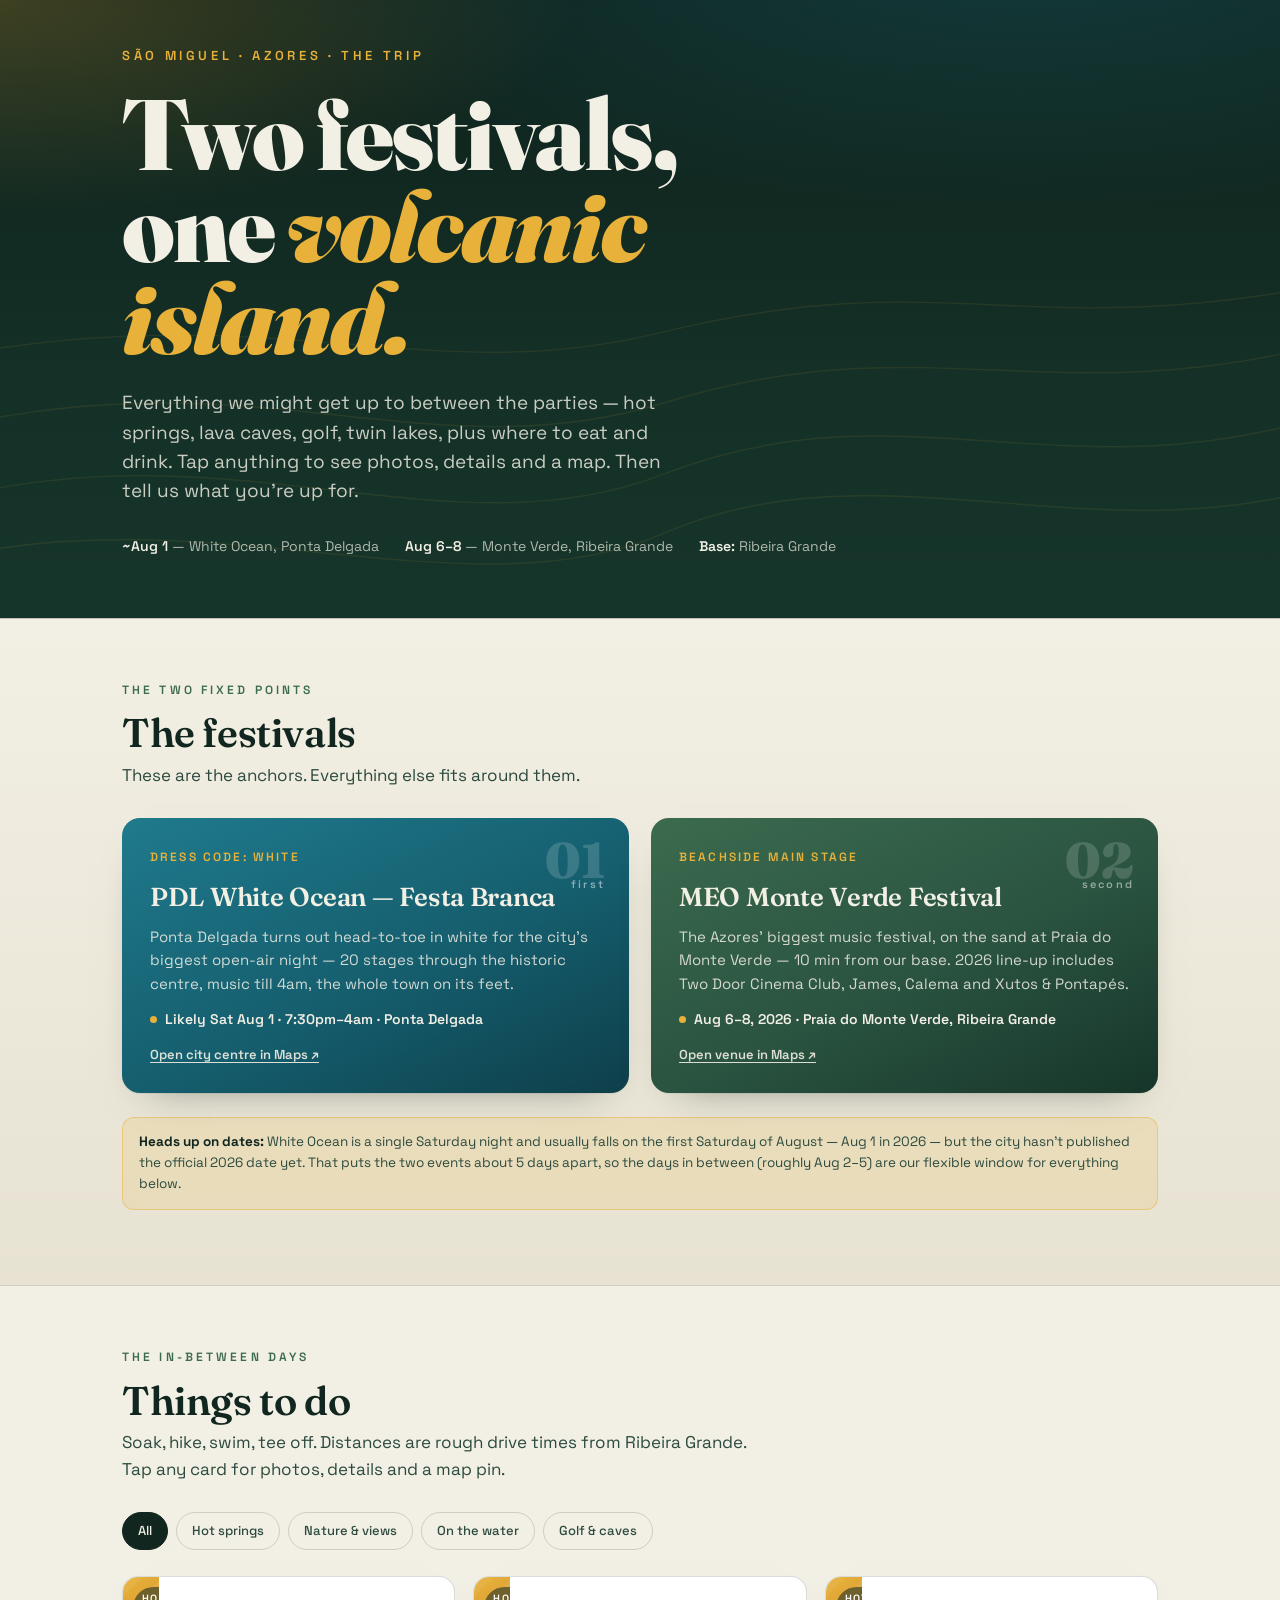
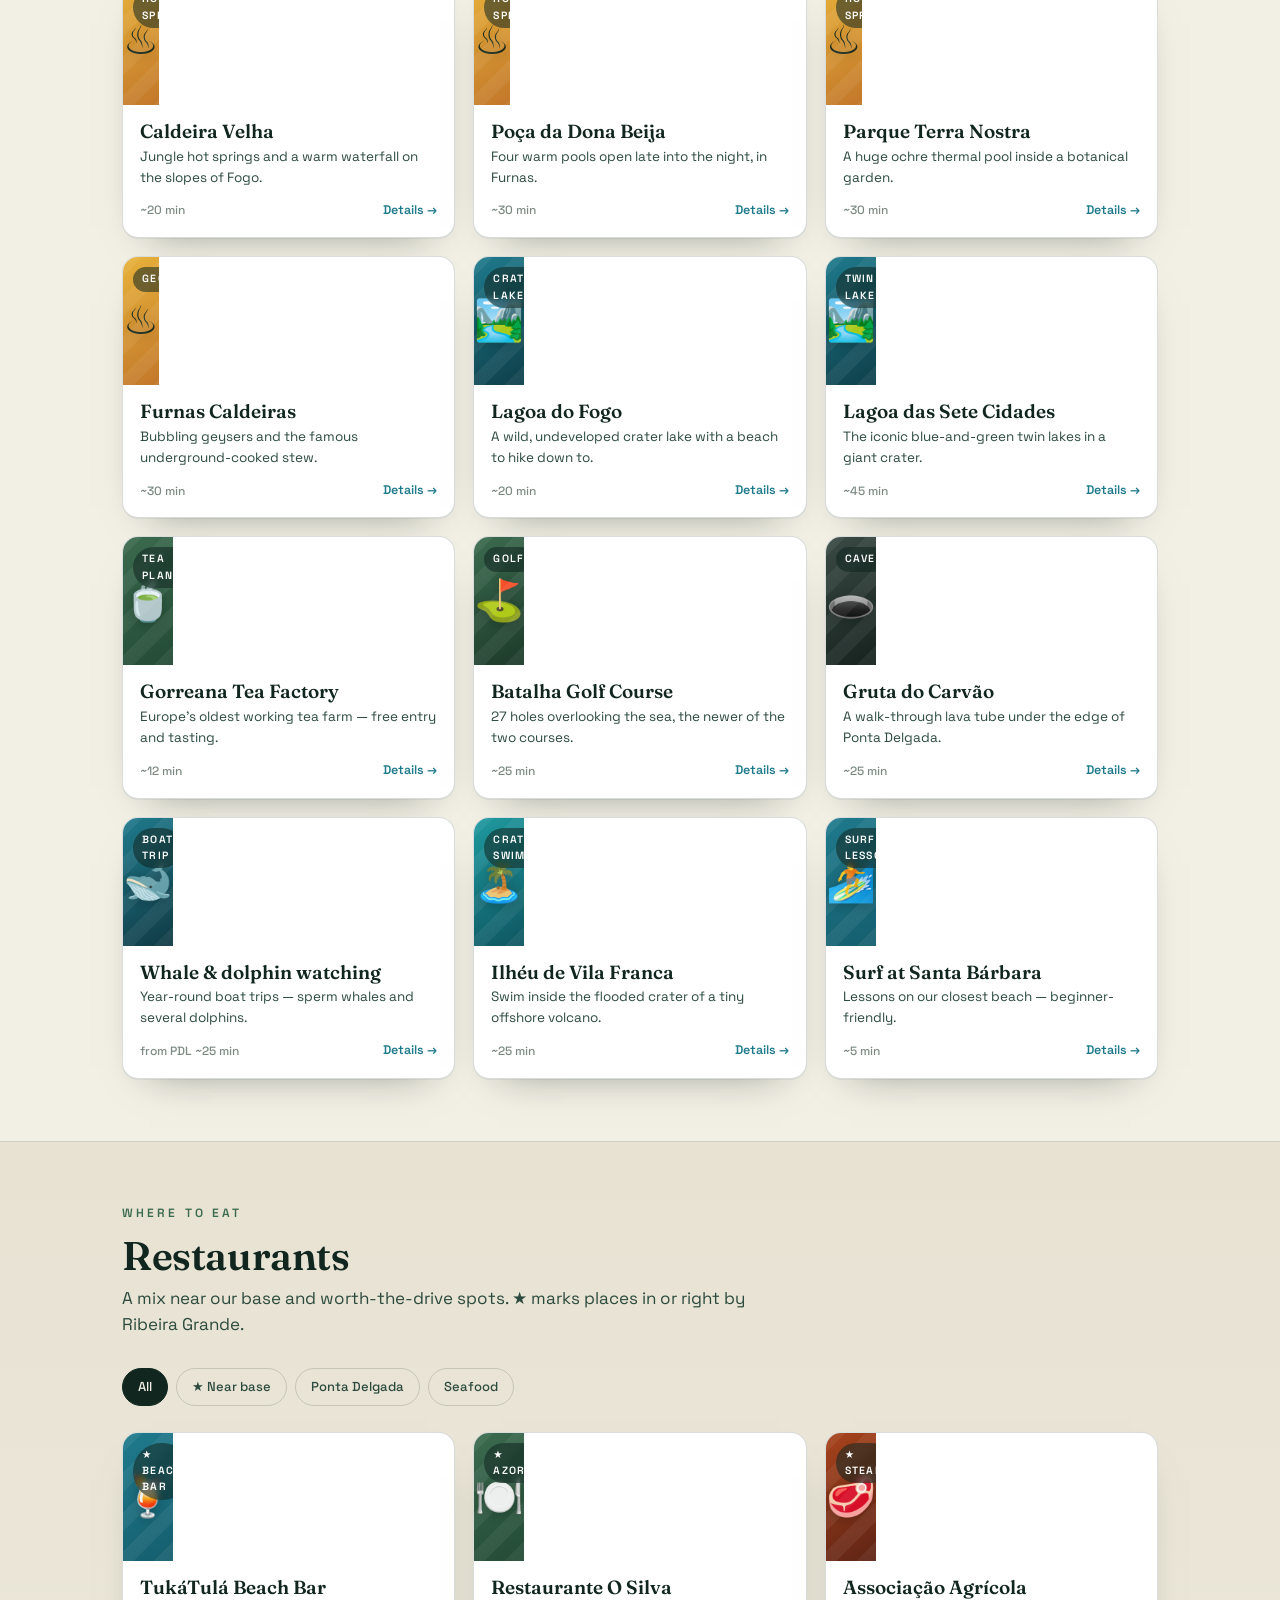
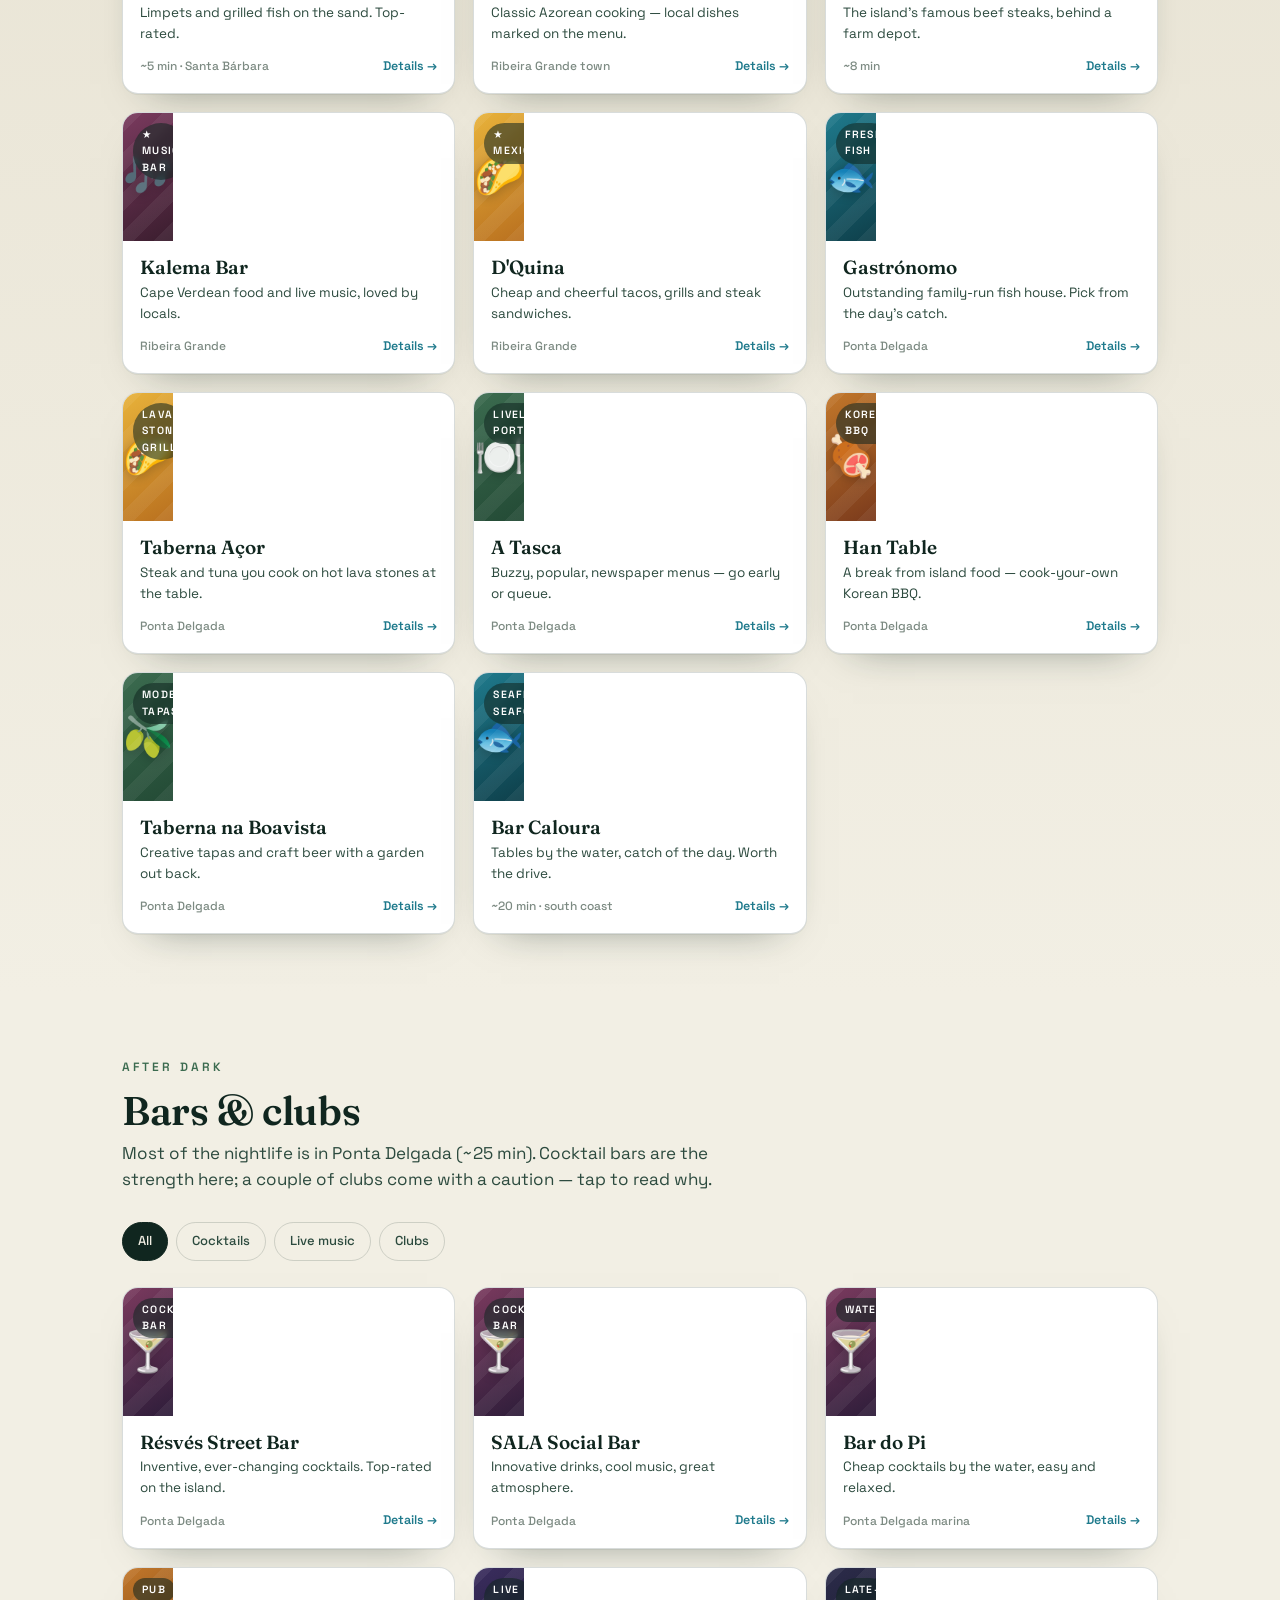
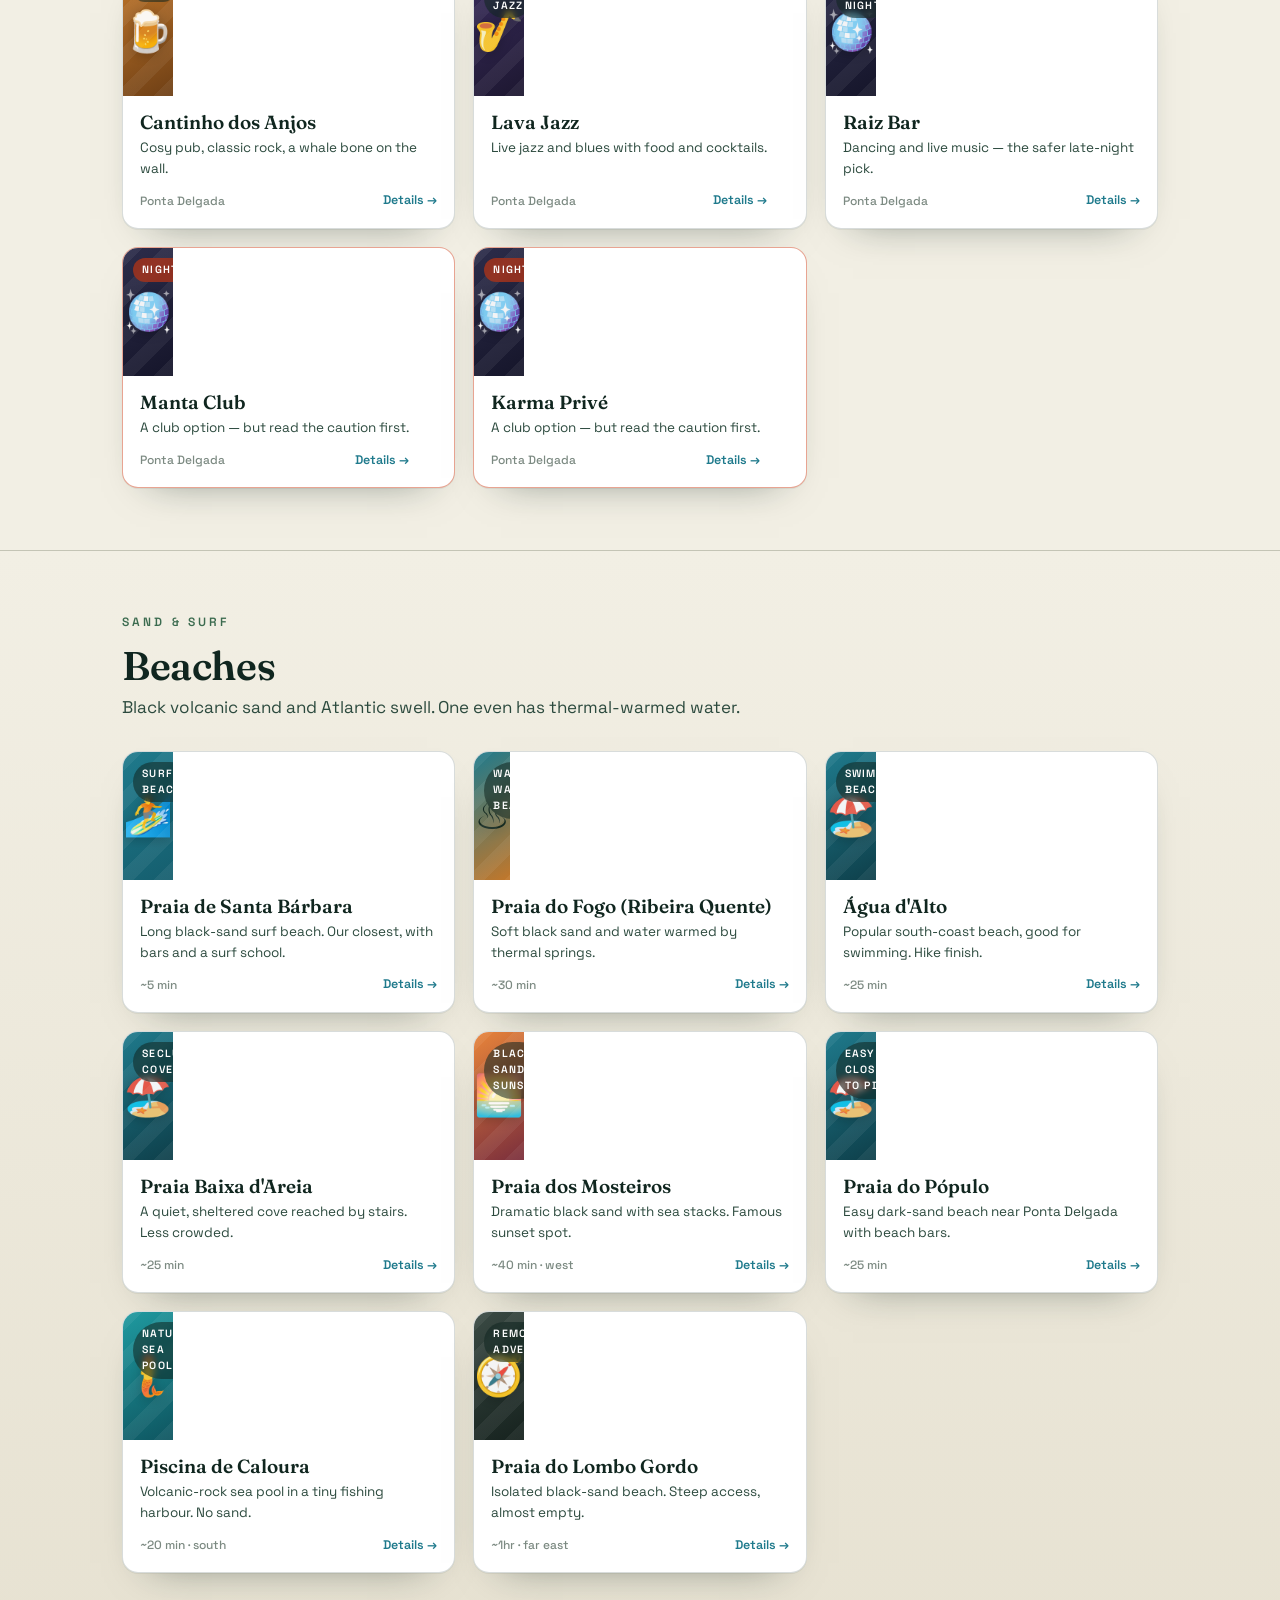
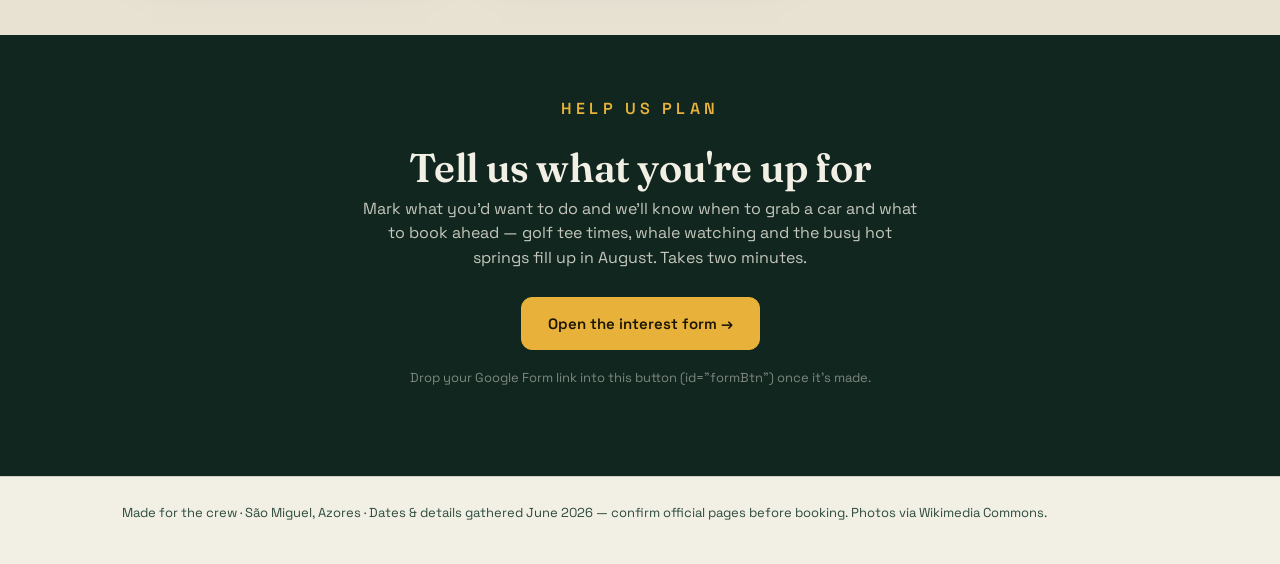
<file: portugal2026.html>
<!DOCTYPE html>
<html lang="en">
<head>
<meta charset="UTF-8">
<meta name="viewport" content="width=device-width, initial-scale=1.0">
<title>São Miguel — The Trip</title>
<link rel="preconnect" href="https://fonts.googleapis.com">
<link rel="preconnect" href="https://fonts.gstatic.com" crossorigin>
<link href="https://fonts.googleapis.com/css2?family=Fraunces:opsz,wght@9..144,400;9..144,500;9..144,600;9..144,900&family=Space+Grotesk:wght@400;500;600;700&display=swap" rel="stylesheet">
<style>
  :root{
    --ink:#10261f; --ink-soft:#2c4a3e; --paper:#f2efe4; --paper-2:#e7e2d2;
    --moss:#3b6b4f; --lagoon:#1f7a8c; --sulfur:#e8b23a; --coral:#d65a3a;
    --line:rgba(16,38,31,.16);
    --shadow:0 1px 0 rgba(16,38,31,.06), 0 18px 40px -28px rgba(16,38,31,.55);
  }
  *{box-sizing:border-box}
  html{scroll-behavior:smooth}
  @media (prefers-reduced-motion:reduce){html{scroll-behavior:auto}*{animation:none!important;transition:none!important}}
  body{margin:0;background:var(--paper);color:var(--ink);font-family:'Space Grotesk',system-ui,sans-serif;-webkit-font-smoothing:antialiased;line-height:1.55}
  .wrap{max-width:1080px;margin:0 auto;padding:0 22px}
  a{color:inherit}
  img{display:block;max-width:100%}
  header.hero{position:relative;overflow:hidden;color:var(--paper);
    background:radial-gradient(120% 80% at 80% -10%, rgba(31,122,140,.30), transparent 55%),
      radial-gradient(90% 70% at 0% 0%, rgba(232,178,58,.22), transparent 50%),
      linear-gradient(180deg,#0e211b 0%, #143027 60%, #16352a 100%)}
  .hero .wrap{padding:46px 22px 60px;position:relative;z-index:2}
  .kicker{font-size:13px;letter-spacing:.28em;text-transform:uppercase;color:var(--sulfur);font-weight:600;margin:0 0 22px}
  .hero h1{font-family:'Fraunces',serif;font-weight:900;font-size:clamp(44px,9vw,100px);line-height:.92;margin:0;letter-spacing:-.02em}
  .hero h1 em{font-style:italic;color:var(--sulfur)}
  .hero .sub{max-width:560px;margin:24px 0 0;font-size:clamp(16px,2vw,19px);color:rgba(242,239,228,.82)}
  .meta-row{display:flex;flex-wrap:wrap;gap:10px 26px;margin-top:30px;font-size:14px;color:rgba(242,239,228,.7)}
  .meta-row b{color:var(--paper);font-weight:600}
  .contours{position:absolute;inset:0;z-index:1;opacity:.5;pointer-events:none}
  section{padding:62px 0}
  .eyebrow{font-size:12px;letter-spacing:.26em;text-transform:uppercase;color:var(--moss);font-weight:600;margin:0 0 14px}
  h2{font-family:'Fraunces',serif;font-weight:600;font-size:clamp(28px,4.4vw,40px);line-height:1.02;margin:0 0 8px;letter-spacing:-.01em}
  .lead{max-width:640px;color:var(--ink-soft);margin:0 0 30px;font-size:17px}
  .weekends{background:linear-gradient(180deg,var(--paper) 0%, var(--paper-2) 100%);border-top:1px solid var(--line);border-bottom:1px solid var(--line)}
  .fest-grid{display:grid;grid-template-columns:1fr 1fr;gap:22px}
  @media(max-width:720px){.fest-grid{grid-template-columns:1fr}}
  .fest{position:relative;border-radius:18px;padding:30px 28px 28px;color:var(--paper);box-shadow:var(--shadow);overflow:hidden;min-height:230px;display:flex;flex-direction:column;justify-content:flex-end}
  .fest.white{background:linear-gradient(155deg,#1f7a8c 0%, #155e6e 55%, #0e3f4a 100%)}
  .fest.verde{background:linear-gradient(155deg,#3b6b4f 0%, #2a5340 55%, #16352a 100%)}
  .fest .wknd{position:absolute;top:22px;right:24px;text-align:right;font-family:'Fraunces',serif;font-weight:900;font-size:50px;line-height:.8;color:rgba(255,255,255,.16);z-index:0}
  .fest .wknd span{display:block;font-size:11px;letter-spacing:.2em;font-family:'Space Grotesk';font-weight:600;color:rgba(255,255,255,.5)}
  .fest .tag{font-size:12px;letter-spacing:.18em;text-transform:uppercase;font-weight:600;color:var(--sulfur);margin-bottom:10px;position:relative;z-index:1}
  .fest h3{font-family:'Fraunces',serif;font-weight:600;font-size:26px;margin:0 0 8px;position:relative;z-index:1;letter-spacing:-.01em}
  .fest p{margin:0 0 14px;font-size:15px;color:rgba(242,239,228,.85);position:relative;z-index:1}
  .fest .when{font-size:14px;font-weight:600;display:inline-flex;align-items:center;gap:8px;position:relative;z-index:1}
  .fest .dot{width:7px;height:7px;border-radius:50%;background:var(--sulfur)}
  .fest .maplink{position:relative;z-index:1;margin-top:14px;font-size:13px;font-weight:600;color:var(--paper);text-decoration:underline;text-underline-offset:3px;opacity:.9}
  .flag{margin-top:24px;font-size:13.5px;color:var(--ink-soft);background:rgba(232,178,58,.16);border:1px solid rgba(232,178,58,.5);border-radius:12px;padding:14px 16px}
  .flag b{color:var(--ink)}
  .filters{display:flex;flex-wrap:wrap;gap:8px;margin-bottom:26px}
  .chip{font:inherit;font-size:13px;font-weight:500;cursor:pointer;border:1px solid var(--line);background:transparent;color:var(--ink-soft);padding:8px 15px;border-radius:999px;transition:.18s}
  .chip:hover{border-color:var(--moss);color:var(--ink)}
  .chip[aria-pressed="true"]{background:var(--ink);color:var(--paper);border-color:var(--ink)}
  .chip:focus-visible{outline:2px solid var(--lagoon);outline-offset:2px}
  .cards{display:grid;grid-template-columns:repeat(3,1fr);gap:18px}
  @media(max-width:860px){.cards{grid-template-columns:repeat(2,1fr)}}
  @media(max-width:560px){.cards{grid-template-columns:1fr}}
  .card{background:#fff;border:1px solid var(--line);border-radius:16px;overflow:hidden;box-shadow:var(--shadow);display:flex;flex-direction:column;cursor:pointer;transition:transform .16s, box-shadow .16s;text-align:left;font:inherit;color:inherit;padding:0;width:100%}
  .card:hover{transform:translateY(-3px);box-shadow:0 1px 0 rgba(16,38,31,.06),0 26px 50px -30px rgba(16,38,31,.6)}
  .card:focus-visible{outline:2px solid var(--lagoon);outline-offset:2px}
  .card.hide{display:none}
  .card .thumb{height:128px;position:relative;display:flex;align-items:center;justify-content:center;overflow:hidden}
  .card .thumb .ic{font-size:40px;line-height:1;filter:drop-shadow(0 2px 6px rgba(0,0,0,.25));opacity:.95}
  .card .thumb::after{content:"";position:absolute;inset:0;background:repeating-linear-gradient(135deg,rgba(255,255,255,.06) 0 14px,rgba(255,255,255,0) 14px 28px);pointer-events:none}
  .card .cat{position:absolute;top:10px;left:10px;z-index:1;font-size:10.5px;letter-spacing:.12em;text-transform:uppercase;font-weight:600;color:#fff;background:rgba(16,38,31,.55);padding:4px 9px;border-radius:999px;backdrop-filter:blur(3px)}
  .card .body{padding:16px 17px 17px;display:flex;flex-direction:column;flex:1}
  .card h4{font-family:'Fraunces',serif;font-weight:600;font-size:19px;margin:0 0 5px;line-height:1.1}
  .card .blurb{margin:0 0 12px;font-size:13.5px;color:var(--ink-soft);flex:1}
  .card .row{display:flex;align-items:center;justify-content:space-between;gap:8px}
  .card .dist{font-size:12px;color:#7c8a82;font-weight:500}
  .card .more{font-size:12.5px;font-weight:600;color:var(--lagoon)}
  .card.warn{border-color:rgba(214,90,58,.55)}
  .card.warn .cat{background:rgba(168,52,28,.82)}
  .modal{position:fixed;inset:0;z-index:60;display:none;align-items:flex-end;justify-content:center}
  .modal.open{display:flex}
  .modal .scrim{position:absolute;inset:0;background:rgba(8,18,14,.62);backdrop-filter:blur(2px)}
  .sheet{position:relative;z-index:1;background:var(--paper);width:100%;max-width:560px;max-height:92vh;overflow-y:auto;border-radius:20px 20px 0 0;box-shadow:0 -10px 60px rgba(0,0,0,.4);animation:rise .26s ease}
  @media(min-width:600px){.modal{align-items:center}.sheet{border-radius:20px}}
  @keyframes rise{from{transform:translateY(24px);opacity:.4}to{transform:translateY(0);opacity:1}}
  .sheet .hero-img{height:170px;display:flex;align-items:center;justify-content:center;position:relative;overflow:hidden}
  .sheet .hero-img .ic{font-size:62px;line-height:1;filter:drop-shadow(0 3px 10px rgba(0,0,0,.3))}
  .sheet .hero-img::after{content:"";position:absolute;inset:0;background:repeating-linear-gradient(135deg,rgba(255,255,255,.06) 0 18px,rgba(255,255,255,0) 18px 36px);pointer-events:none}
  .sheet .pad{padding:22px 24px 26px}
  .sheet .scat{font-size:11px;letter-spacing:.16em;text-transform:uppercase;font-weight:600;color:var(--moss);margin-bottom:8px}
  .sheet h3{font-family:'Fraunces',serif;font-weight:600;font-size:27px;margin:0 0 6px;letter-spacing:-.01em}
  .sheet .meta{font-size:13px;color:#7c8a82;margin:0 0 16px;display:flex;flex-wrap:wrap;gap:6px 16px}
  .sheet .meta b{color:var(--ink-soft);font-weight:600}
  .sheet p.desc{font-size:15px;color:var(--ink-soft);margin:0 0 20px}
  .sheet .warnbox{background:rgba(214,90,58,.12);border:1px solid rgba(214,90,58,.4);border-radius:12px;padding:13px 15px;font-size:13.5px;color:#8a3320;margin:0 0 20px}
  .sheet .actions{display:flex;gap:10px;flex-wrap:wrap}
  .btn{font:inherit;font-weight:600;font-size:14px;cursor:pointer;border-radius:11px;padding:12px 18px;border:1px solid var(--line);background:#fff;color:var(--ink);text-decoration:none;display:inline-flex;align-items:center;gap:7px;transition:.16s}
  .btn:hover{border-color:var(--moss)}
  .btn.primary{background:var(--ink);color:var(--paper);border-color:var(--ink)}
  .btn.primary:hover{background:#173a2d}
  .closeX{position:absolute;top:14px;right:14px;z-index:2;width:38px;height:38px;border-radius:50%;border:none;background:rgba(16,38,31,.55);color:#fff;font-size:20px;cursor:pointer;line-height:1}
  .closeX:focus-visible{outline:2px solid #fff;outline-offset:2px}
  .cta{background:var(--ink);color:var(--paper);text-align:center}
  .cta h2{color:var(--paper)}
  .cta p{max-width:560px;margin:0 auto 26px;color:rgba(242,239,228,.8);font-size:16px}
  .cta .btn.primary{background:var(--sulfur);color:#1b1505;border-color:var(--sulfur);font-size:15px;padding:14px 26px}
  footer{padding:26px 0 40px;color:var(--ink-soft);font-size:13px;border-top:1px solid var(--line)}
</style>
</head>
<body>
<header class="hero">
  <svg class="contours" preserveAspectRatio="none" viewBox="0 0 1080 520" aria-hidden="true">
    <g fill="none" stroke="rgba(232,178,58,.18)" stroke-width="1.2">
      <path d="M-40,420 C200,360 380,470 560,400 C760,322 900,420 1120,350"/>
      <path d="M-40,360 C220,300 360,400 560,340 C780,272 880,350 1120,290"/>
      <path d="M-40,300 C240,250 360,330 560,280 C800,222 860,290 1120,240"/>
      <path d="M-40,470 C180,420 400,520 560,450 C740,372 920,470 1120,410"/>
    </g>
  </svg>
  <div class="wrap">
    <p class="kicker">São Miguel · Azores · The Trip</p>
    <h1>Two festivals,<br>one <em>volcanic<br>island.</em></h1>
    <p class="sub">Everything we might get up to between the parties — hot springs, lava caves, golf, twin lakes, plus where to eat and drink. Tap anything to see photos, details and a map. Then tell us what you're up for.</p>
    <div class="meta-row">
      <span><b>~Aug 1</b> — White Ocean, Ponta Delgada</span>
      <span><b>Aug 6–8</b> — Monte Verde, Ribeira Grande</span>
      <span><b>Base:</b> Ribeira Grande</span>
    </div>
  </div>
</header>
<section class="weekends" id="festivals">
  <div class="wrap">
    <p class="eyebrow">The two fixed points</p>
    <h2>The festivals</h2>
    <p class="lead">These are the anchors. Everything else fits around them.</p>
    <div class="fest-grid">
      <article class="fest white">
        <div class="wknd">01<span>first</span></div>
        <span class="tag">Dress code: white</span>
        <h3>PDL White Ocean — Festa Branca</h3>
        <p>Ponta Delgada turns out head-to-toe in white for the city's biggest open-air night — 20 stages through the historic centre, music till 4am, the whole town on its feet.</p>
        <span class="when"><span class="dot"></span>Likely Sat Aug 1 · 7:30pm–4am · Ponta Delgada</span>
        <a class="maplink" href="https://www.google.com/maps/search/?api=1&query=37.7394,-25.6685" target="_blank" rel="noopener">Open city centre in Maps ↗</a>
      </article>
      <article class="fest verde">
        <div class="wknd">02<span>second</span></div>
        <span class="tag">Beachside main stage</span>
        <h3>MEO Monte Verde Festival</h3>
        <p>The Azores' biggest music festival, on the sand at Praia do Monte Verde — 10 min from our base. 2026 line-up includes Two Door Cinema Club, James, Calema and Xutos &amp; Pontapés.</p>
        <span class="when"><span class="dot"></span>Aug 6–8, 2026 · Praia do Monte Verde, Ribeira Grande</span>
        <a class="maplink" href="https://www.google.com/maps/search/?api=1&query=37.8312,-25.5036" target="_blank" rel="noopener">Open venue in Maps ↗</a>
      </article>
    </div>
    <p class="flag"><b>Heads up on dates:</b> White Ocean is a single Saturday night and usually falls on the first Saturday of August — Aug 1 in 2026 — but the city hasn't published the official 2026 date yet. That puts the two events about 5 days apart, so the days in between (roughly Aug 2–5) are our flexible window for everything below.</p>
  </div>
</section>
<section id="activities">
  <div class="wrap">
    <p class="eyebrow">The in-between days</p>
    <h2>Things to do</h2>
    <p class="lead">Soak, hike, swim, tee off. Distances are rough drive times from Ribeira Grande. Tap any card for photos, details and a map pin.</p>
    <div class="filters" role="group" aria-label="Filter activities">
      <button class="chip" data-grid="act" data-filter="all" aria-pressed="true">All</button>
      <button class="chip" data-grid="act" data-filter="thermal" aria-pressed="false">Hot springs</button>
      <button class="chip" data-grid="act" data-filter="nature" aria-pressed="false">Nature &amp; views</button>
      <button class="chip" data-grid="act" data-filter="water" aria-pressed="false">On the water</button>
      <button class="chip" data-grid="act" data-filter="active" aria-pressed="false">Golf &amp; caves</button>
    </div>
    <div class="cards" id="grid-act"></div>
  </div>
</section>
<section id="food" style="background:linear-gradient(180deg,var(--paper-2) 0%, var(--paper) 100%);border-top:1px solid var(--line)">
  <div class="wrap">
    <p class="eyebrow">Where to eat</p>
    <h2>Restaurants</h2>
    <p class="lead">A mix near our base and worth-the-drive spots. ★ marks places in or right by Ribeira Grande.</p>
    <div class="filters" role="group" aria-label="Filter restaurants">
      <button class="chip" data-grid="food" data-filter="all" aria-pressed="true">All</button>
      <button class="chip" data-grid="food" data-filter="near" aria-pressed="false">★ Near base</button>
      <button class="chip" data-grid="food" data-filter="pdl" aria-pressed="false">Ponta Delgada</button>
      <button class="chip" data-grid="food" data-filter="seafood" aria-pressed="false">Seafood</button>
    </div>
    <div class="cards" id="grid-food"></div>
  </div>
</section>
<section id="nightlife">
  <div class="wrap">
    <p class="eyebrow">After dark</p>
    <h2>Bars &amp; clubs</h2>
    <p class="lead">Most of the nightlife is in Ponta Delgada (~25 min). Cocktail bars are the strength here; a couple of clubs come with a caution — tap to read why.</p>
    <div class="filters" role="group" aria-label="Filter nightlife">
      <button class="chip" data-grid="bar" data-filter="all" aria-pressed="true">All</button>
      <button class="chip" data-grid="bar" data-filter="cocktail" aria-pressed="false">Cocktails</button>
      <button class="chip" data-grid="bar" data-filter="live" aria-pressed="false">Live music</button>
      <button class="chip" data-grid="bar" data-filter="club" aria-pressed="false">Clubs</button>
    </div>
    <div class="cards" id="grid-bar"></div>
  </div>
</section>
<section id="beaches" style="background:linear-gradient(180deg,var(--paper) 0%, var(--paper-2) 100%);border-top:1px solid var(--line)">
  <div class="wrap">
    <p class="eyebrow">Sand &amp; surf</p>
    <h2>Beaches</h2>
    <p class="lead">Black volcanic sand and Atlantic swell. One even has thermal-warmed water.</p>
    <div class="cards" id="grid-beach"></div>
  </div>
</section>
<section class="cta" id="vote">
  <div class="wrap">
    <p class="eyebrow" style="color:var(--sulfur)">Help us plan</p>
    <h2>Tell us what you're up for</h2>
    <p>Mark what you'd want to do and we'll know when to grab a car and what to book ahead — golf tee times, whale watching and the busy hot springs fill up in August. Takes two minutes.</p>
    <a class="btn primary" id="formBtn" href="#" target="_blank" rel="noopener">Open the interest form →</a>
    <p style="font-size:13px;margin-top:18px;opacity:.6">Drop your Google Form link into this button (id="formBtn") once it's made.</p>
  </div>
</section>
<footer>
  <div class="wrap">Made for the crew · São Miguel, Azores · Dates &amp; details gathered June 2026 — confirm official pages before booking. Photos via Wikimedia Commons.</div>
</footer>
<div class="modal" id="modal" role="dialog" aria-modal="true" aria-labelledby="m-title">
  <div class="scrim" data-close></div>
  <div class="sheet">
    <button class="closeX" data-close aria-label="Close">×</button>
    <div class="hero-img" id="m-img"></div>
    <div class="pad">
      <div class="scat" id="m-cat"></div>
      <h3 id="m-title"></h3>
      <div class="meta" id="m-meta"></div>
      <div id="m-warn"></div>
      <p class="desc" id="m-desc"></p>
      <div class="actions">
        <a class="btn primary" id="m-map" target="_blank" rel="noopener">Open in Maps ↗</a>
        <button class="btn" data-close type="button">Close</button>
      </div>
    </div>
  </div>
</div>
<script>
const DATA = {
  act:[
    {f:"thermal",cat:"Hot spring",t:"Caldeira Velha",dist:"~20 min",lat:37.7843,lng:-25.5010,
     blurb:"Jungle hot springs and a warm waterfall on the slopes of Fogo.",
     meta:["Open 9am–8:30pm","~€10 · 1.5hr slots"],
     desc:"A 'Jurassic Park' setting — four stone-walled thermal pools and a waterfall basin tucked in rainforest. The most scenic soak on the island. Timed entry caps numbers, so go early or book ahead. Pair it with Lagoa do Fogo just up the road."},
    {f:"thermal",cat:"Hot spring",t:"Poça da Dona Beija",dist:"~30 min",lat:37.7693,lng:-25.3193,
     blurb:"Four warm pools open late into the night, in Furnas.",
     meta:["Open till 11pm","Wear dark swimwear"],
     desc:"Four open-air pools around 39°C threading along a creek in tropical gardens. Open till 11pm, so an evening soak under the stars is the move. The iron-rich water can stain light swimsuits — bring a dark one and a €1 coin for the hot shower."},
    {f:"thermal",cat:"Hot spring",t:"Parque Terra Nostra",dist:"~30 min",lat:37.7724,lng:-25.3156,
     blurb:"A huge ochre thermal pool inside a botanical garden.",
     meta:["Open 10:30am–4:30pm","€17"],
     desc:"A giant iron-rich thermal lake — unmistakably orange — at the heart of a beautiful botanical garden in Furnas. Allow 1–2 hours to wander the gardens too. Definitely a dark-swimsuit situation; the water stains everything."},
    {f:"nature",cat:"Geothermal",t:"Furnas Caldeiras",dist:"~30 min",lat:37.7619,lng:-25.3094,
     blurb:"Bubbling geysers and the famous underground-cooked stew.",
     meta:["Free · open access","Cozido lunch ~12:30"],
     desc:"Steaming fumaroles and boiling mud pots right in the middle of Furnas town. Time it to watch locals dig the cozido stew out of the ground, then eat it for lunch at a nearby restaurant. A proper only-here experience."},
    {f:"nature",cat:"Crater lake",t:"Lagoa do Fogo",dist:"~20 min",lat:37.7620,lng:-25.4741,
     blurb:"A wild, undeveloped crater lake with a beach to hike down to.",
     meta:["Free","Park before 9am"],
     desc:"The most pristine lake on the island, ringed by green crater walls with no development at all. Hike down to a quiet beach on the shore. Go early — parking fills and the cloud rolls in by mid-morning, taking the view with it."},
    {f:"nature",cat:"Twin lakes",t:"Lagoa das Sete Cidades",dist:"~45 min",lat:37.8550,lng:-25.7864,
     blurb:"The iconic blue-and-green twin lakes in a giant crater.",
     meta:["Free","Furthest — west end"],
     desc:"The postcard shot of the Azores: two lakes, one blue and one green, inside a vast volcanic caldera, one of the Seven Natural Wonders of Portugal. Viewpoints rim the crater (Vista do Rei, Boca do Inferno hike). The furthest item here, so a half-day on its own."},
    {f:"nature",cat:"Tea plantation",t:"Gorreana Tea Factory",dist:"~12 min",lat:37.8184,lng:-25.4025,
     blurb:"Europe's oldest working tea farm — free entry and tasting.",
     meta:["Open 8am–6pm","Free"],
     desc:"Working since 1883, the oldest tea plantation in Europe. Wander the rolling green rows down to the ocean, tour the old factory, and taste the tea for free in the café with a balcony view. One of the easiest, closest outings to our base."},
    {f:"active",cat:"Golf",t:"Batalha Golf Course",dist:"~25 min",lat:37.8041,lng:-25.6338,
     blurb:"27 holes overlooking the sea, the newer of the two courses.",
     meta:["Open 8am","~€120 w/ rental"],
     desc:"Three 9-hole loops on a clifftop course with ocean views and distinctive black-sand bunkers — the more challenging of São Miguel's two courses. Club rental available; book a tee time. (Furnas, the other course, is prettier but further at altitude.)"},
    {f:"active",cat:"Cave",t:"Gruta do Carvão",dist:"~25 min",lat:37.7482,lng:-25.6871,
     blurb:"A walk-through lava tube under the edge of Ponta Delgada.",
     meta:["Tours daily","~€10 short tour"],
     desc:"An ancient lava tube with a guided walk-through and visitor centre — a solid rainy-day backup. The short tour is ~45 min; the longer crawling tour runs once a week for 5 people and needs booking weeks ahead."},
    {f:"water",cat:"Boat trip",t:"Whale & dolphin watching",dist:"from PDL ~25 min",lat:37.7394,lng:-25.6685,
     blurb:"Year-round boat trips — sperm whales and several dolphins.",
     meta:["Book ahead","Half-day trips"],
     desc:"The Azores are one of the world's great whale-watching spots. Resident sperm whales and several dolphin species year-round, with a chance of migrating blue whales depending on timing. Trips leave from Ponta Delgada marina and sell out in summer — book early."},
    {f:"water",cat:"Crater swim",t:"Ilhéu de Vila Franca",dist:"~25 min",lat:37.7000,lng:-25.4433,
     blurb:"Swim inside the flooded crater of a tiny offshore volcano.",
     meta:["Summer only","Daily numbers capped"],
     desc:"A near-perfect circular natural pool — the flooded crater of a tiny volcanic islet off Vila Franca do Campo. A summer boat shuttle takes you over, with daily visitor numbers capped, so plan it in advance."},
    {f:"water",cat:"Surf lesson",t:"Surf at Santa Bárbara",dist:"~5 min",lat:37.8189,lng:-25.5418,
     blurb:"Lessons on our closest beach — beginner-friendly.",
     meta:["Schools on the beach","Gear included"],
     desc:"The best surf beach on the north coast is right by our base. Santa Bárbara Surf School and others run beginner lessons with boards and wetsuits included — reviewers rave about the instructors. Even total first-timers tend to get standing up."}
  ],
  food:[
    {f:"near seafood",cat:"★ Beach bar",t:"TukáTulá Beach Bar",dist:"~5 min · Santa Bárbara",lat:37.8187,lng:-25.5420,
     blurb:"Limpets and grilled fish on the sand. Top-rated.",
     meta:["€€","On the beach"],
     desc:"On Santa Bárbara beach — the closest spot to base and a perennial favourite. Grilled octopus and tuna, garlic shrimp, limpets, good mojitos, and a terrace over the surf. Great for a long lunch or sunset."},
    {f:"near seafood",cat:"★ Azorean",t:"Restaurante O Silva",dist:"Ribeira Grande town",lat:37.8131,lng:-25.5341,
     blurb:"Classic Azorean cooking — local dishes marked on the menu.",
     meta:["€€","Closed Mon"],
     desc:"A Ribeira Grande institution for traditional Azorean food, with the classic regional dishes flagged on the menu. Fresh fish, octopus, limpets, perfectly cooked tuna. Pay a little more, but worth it — reserve a table."},
    {f:"near",cat:"★ Steak",t:"Associação Agrícola",dist:"~8 min",lat:37.8090,lng:-25.5652,
     blurb:"The island's famous beef steaks, behind a farm depot.",
     meta:["€€","Open daily till 10pm"],
     desc:"You drive into an industrial estate and find it behind the tractors — then get some of the best steak on the island, the local beef served with wine-butter sauce and a fried egg. Big, busy, casual, fast. A meat-lover's must."},
    {f:"near",cat:"★ Music bar",t:"Kalema Bar",dist:"Ribeira Grande",lat:37.8246,lng:-25.5167,
     blurb:"Cape Verdean food and live music, loved by locals.",
     meta:["€","Closed Sun"],
     desc:"A warm, casual spot in Ribeira Grande serving African and Cape Verdean food with live music nights. Samosas, shrimp, a friendly multilingual owner and a real local crowd. Cheap and full of character."},
    {f:"near",cat:"★ Mexican/grill",t:"D'Quina",dist:"Ribeira Grande",lat:37.8224,lng:-25.5243,
     blurb:"Cheap and cheerful tacos, grills and steak sandwiches.",
     meta:["€","Closed Mon"],
     desc:"A small, friendly Ribeira Grande spot doing tacos, quesadillas and a very good steak sandwich off the grill. Affordable, generous portions, relaxed — an easy casual night near base."},
    {f:"pdl seafood",cat:"Fresh fish",t:"Gastrónomo",dist:"Ponta Delgada",lat:37.7427,lng:-25.6539,
     blurb:"Outstanding family-run fish house. Pick from the day's catch.",
     meta:["€€","Closed Sun · reserve"],
     desc:"One of the best meals on the island. You're walked to the cold counter to choose from the day's fresh fish, then it's cooked simply and perfectly. Warm, family-run, with owner Sónia treating everyone like an old friend. Book ahead."},
    {f:"pdl",cat:"Lava-stone grill",t:"Taberna Açor",dist:"Ponta Delgada",lat:37.7403,lng:-25.6670,
     blurb:"Steak and tuna you cook on hot lava stones at the table.",
     meta:["€€","Closed Sun/Mon · reserve"],
     desc:"A fun, high-quality spot where steak and tuna come out on searing lava stones to finish yourself, plus standout blood-sausage-with-pineapple and pineapple sangria. Reserve — it's deservedly popular."},
    {f:"pdl",cat:"Lively / Portuguese",t:"A Tasca",dist:"Ponta Delgada",lat:37.7410,lng:-25.6674,
     blurb:"Buzzy, popular, newspaper menus — go early or queue.",
     meta:["€€","Closed Sun"],
     desc:"One of the best-known places in town: lively, fun, Portuguese plates to share, menus printed like newspapers. It gets a queue after 5pm, so go early or reserve. Try the kale soup and the fish of the day."},
    {f:"pdl",cat:"Korean BBQ",t:"Han Table",dist:"Ponta Delgada",lat:37.7386,lng:-25.6706,
     blurb:"A break from island food — cook-your-own Korean BBQ.",
     meta:["€€","Closed Tue"],
     desc:"When you've had your fill of limpets and fish, this is the change of pace: tabletop Korean BBQ — bulgogi, wagyu, dumplings — with excellent friendly service. Spotless and reasonably priced."},
    {f:"pdl",cat:"Modern tapas",t:"Taberna na Boavista",dist:"Ponta Delgada",lat:37.7440,lng:-25.6685,
     blurb:"Creative tapas and craft beer with a garden out back.",
     meta:["€€","No reservations"],
     desc:"A younger, buzzy spot with a changing tapas menu, good craft beer and a lovely open-air garden. Octopus salad, mussels, cheese, pork belly. No reservations, so arrive early or get lucky."},
    {f:"seafood",cat:"Seafront seafood",t:"Bar Caloura",dist:"~20 min · south coast",lat:37.7138,lng:-25.4960,
     blurb:"Tables by the water, catch of the day. Worth the drive.",
     meta:["€€","Open daily"],
     desc:"On the south coast at Água de Pau, with tables right at the water's edge. Only seafood — barracuda, sea bream, mussels, the catch of the day — and a stunning ocean view. A lovely drive out for dinner; the pineapple cake is a thing."}
  ],
  bar:[
    {f:"cocktail",cat:"Cocktail bar",t:"Résvés Street Bar",dist:"Ponta Delgada",lat:37.7417,lng:-25.6689,
     blurb:"Inventive, ever-changing cocktails. Top-rated on the island.",
     meta:["Closed Mon","Cocktails"],
     desc:"A tiny gem doing creative one-off cocktails — smoked whisky and port, rum with cocoa and beetroot — plus any classic you fancy. Super-friendly staff and a UV-ink wall you write on. Arguably the best cocktails in town."},
    {f:"cocktail",cat:"Cocktail bar",t:"SALA Social Bar",dist:"Ponta Delgada",lat:37.7406,lng:-25.6665,
     blurb:"Innovative drinks, cool music, great atmosphere.",
     meta:["Open daily","Cocktails"],
     desc:"Stylish room with cool music, attentive staff and genuinely inventive cocktails — people come back night after night. Good for a couple of well-made drinks before or instead of a club."},
    {f:"cocktail",cat:"Waterfront",t:"Bar do Pi",dist:"Ponta Delgada marina",lat:37.7391,lng:-25.6604,
     blurb:"Cheap cocktails by the water, easy and relaxed.",
     meta:["Closed Tue","€ cocktails"],
     desc:"A relaxed waterfront bar on the marina with well-priced cocktails (€4–6) that don't skimp on the alcohol, and a nice breezy spot to sit on a warm evening. Restaurants right nearby if you get hungry."},
    {f:"live",cat:"Pub",t:"Cantinho dos Anjos",dist:"Ponta Delgada",lat:37.7413,lng:-25.6688,
     blurb:"Cosy pub, classic rock, a whale bone on the wall.",
     meta:["Closed Sun","Beer & cocktails"],
     desc:"The closest thing to a proper pub in town — ship memorabilia, a famous whale bone, 70s/80s rock, friendly staff and a mix of locals and travellers. Affordable drinks and the kind of place you become a regular by the second visit."},
    {f:"live",cat:"Live jazz",t:"Lava Jazz",dist:"Ponta Delgada",lat:37.7389,lng:-25.6744,
     blurb:"Live jazz and blues with food and cocktails.",
     meta:["Cover €10–15","Check schedule"],
     desc:"The island's jazz and blues club — high-calibre local musicians, oysters and burgers, good cocktails. Opening nights vary and reservations help, so check the schedule before heading over. A cover charge applies and goes toward food/drink."},
    {f:"club live",cat:"Late-night",t:"Raiz Bar",dist:"Ponta Delgada",lat:37.7404,lng:-25.6686,
     blurb:"Dancing and live music — the safer late-night pick.",
     meta:["Fri/Sat only","Till 5am"],
     desc:"Open balconies over the square, live bands and DJs, good cocktails and a dancing crowd — only Fridays and Saturdays, running into the early hours. The most reliable spot if you want to actually dance late without the issues the clubs below have."},
    {f:"club",cat:"Nightclub",t:"Manta Club",dist:"Ponta Delgada",lat:37.7417,lng:-25.6654,warn:true,
     blurb:"A club option — but read the caution first.",
     meta:["Fri–Sun late","⚠ See note"],
     desc:"A late-night club in the centre. Listed for completeness, but worth knowing what you're walking into before you go.",
     warnText:"Multiple recent reviews report aggressive door staff and being charged to leave. Go in a group, keep cash minimal, and if the vibe's off, don't engage. For dancing, Raiz Bar is the safer call."},
    {f:"club",cat:"Nightclub",t:"Karma Privé",dist:"Ponta Delgada",lat:37.7415,lng:-25.6679,warn:true,
     blurb:"A club option — but read the caution first.",
     meta:["Wed/Fri/Sat late","⚠ See note"],
     desc:"Another central late-night club. Included so you know it exists, with the same caveat as Manta.",
     warnText:"Numerous reviews describe surprise charges (including large fees for a 'lost' drink card) and an uncomfortable atmosphere. We'd steer the group to Raiz Bar or the cocktail bars instead."}
  ],
  beach:[
    {f:"",cat:"Surf beach",t:"Praia de Santa Bárbara",dist:"~5 min",lat:37.8189,lng:-25.5418,
     blurb:"Long black-sand surf beach. Our closest, with bars and a surf school.",
     meta:["Lifeguards in season","Free parking"],
     desc:"A long sweep of black volcanic sand and the north coast's best surf — board-riders, lifeguards, showers, free parking, and beach bars on the cliff for sunset. The default beach day from base."},
    {f:"",cat:"Warm-water beach",t:"Praia do Fogo (Ribeira Quente)",dist:"~30 min",lat:37.7305,lng:-25.3094,
     blurb:"Soft black sand and water warmed by thermal springs.",
     meta:["Lifeguard","Showers & snack bar"],
     desc:"A calm, clean bay on the south coast where thermal springs surface offshore, leaving the water noticeably warmer than elsewhere. Soft black sand, lifeguard, showers, a snack bar — and an ice-cream truck that sells beer."},
    {f:"",cat:"Swim beach",t:"Água d'Alto",dist:"~25 min",lat:37.7170,lng:-25.4739,
     blurb:"Popular south-coast beach, good for swimming. Hike finish.",
     meta:["Beach bar","Volleyball court"],
     desc:"One of the south coast's most popular beaches — soft sand, decent swimming, a beach bar, free volleyball court, easy parking. A perfect reward at the end of the Lagoa do Fogo hike, which comes out nearby. Watch the waves; no lifeguard at quiet times."},
    {f:"",cat:"Secluded cove",t:"Praia Baixa d'Areia",dist:"~25 min",lat:37.7170,lng:-25.5181,
     blurb:"A quiet, sheltered cove reached by stairs. Less crowded.",
     meta:["Lifeguard in season","Small parking"],
     desc:"A small, sheltered cove that stays quieter than the big beaches, with a cliff-top café, showers and lifeguards in swim season. Access is via stairs (no step-free route) and the swell can pick up at high tide — but it's a lovely, calm spot."},
    {f:"",cat:"Black sand · sunset",t:"Praia dos Mosteiros",dist:"~40 min · west",lat:37.8884,lng:-25.8241,
     blurb:"Dramatic black sand with sea stacks. Famous sunset spot.",
     meta:["Café & toilets","Big parking up top"],
     desc:"Out at the wild western tip, framed by sheer cliffs and offshore rock stacks. Fine black volcanic sand (gets hot — bring sandals), big Atlantic waves, a little café and outdoor shower. The island's classic sunset beach, worth timing for golden hour."},
    {f:"",cat:"Easy / closest to PDL",t:"Praia do Pópulo",dist:"~25 min",lat:37.7504,lng:-25.6183,
     blurb:"Easy dark-sand beach near Ponta Delgada with beach bars.",
     meta:["Lots of parking","Beach bar"],
     desc:"The most convenient beach to Ponta Delgada — dark volcanic sand, cool refreshing water, plenty of parking and good food right there (the Sunset Beach Bar is a local favourite). Low-key and easy rather than dramatic; handy if you're already in town."},
    {f:"",cat:"Natural sea pool",t:"Piscina de Caloura",dist:"~20 min · south",lat:37.7133,lng:-25.4955,
     blurb:"Volcanic-rock sea pool in a tiny fishing harbour. No sand.",
     meta:["Lifeguarded","Showers & restaurant"],
     desc:"Not a sand beach but a sheltered swimming spot — a calm volcanic-rock pool beside a tiny fishing port, with steps straight into the ocean when it's flat. Lifeguards, changing rooms, an excellent fish restaurant above, and birdlife on the cliffs. Lovely on a calm day."},
    {f:"",cat:"Remote / adventure",t:"Praia do Lombo Gordo",dist:"~1hr · far east",lat:37.7874,lng:-25.1426,
     blurb:"Isolated black-sand beach. Steep access, almost empty.",
     meta:["Lifeguard","Steep narrow road + stairs"],
     desc:"A genuinely secluded black-sand beach in the far-east Nordeste — a narrow single-track drive down then ~100 stairs to reach it, which keeps the crowds away (often near-empty). Toilets and a lifeguard on site. A proper adventure outing rather than a quick dip; not for anyone with mobility issues."}
  ]
};
function mapsUrl(lat,lng){return "https://www.google.com/maps/search/?api=1&query="+lat+","+lng;}

/* Placeholder visual: pick an emoji + gradient from the item's section + category keywords. */
function visual(key,d){
  const c=(d.cat+' '+d.t).toLowerCase();
  let ic='📍', g='linear-gradient(150deg,#3b6b4f,#16352a)';
  if(key==='act'){
    if(/hot spring|thermal/.test(c)){ic='♨️';g='linear-gradient(150deg,#e8b23a,#c2772a)';}
    else if(/geothermal|caldeira/.test(c)){ic='🌋';g='linear-gradient(150deg,#c2772a,#7a2e1c)';}
    else if(/twin lake|crater lake/.test(c)){ic='🏞️';g='linear-gradient(150deg,#1f7a8c,#0e3f4a)';}
    else if(/tea/.test(c)){ic='🍵';g='linear-gradient(150deg,#3b6b4f,#234a35)';}
    else if(/golf/.test(c)){ic='⛳';g='linear-gradient(150deg,#3b6b4f,#1d3a2a)';}
    else if(/cave/.test(c)){ic='🕳️';g='linear-gradient(150deg,#3a4a44,#16221e)';}
    else if(/boat|whale/.test(c)){ic='🐋';g='linear-gradient(150deg,#1f7a8c,#103a44)';}
    else if(/crater swim|islet/.test(c)){ic='🏝️';g='linear-gradient(150deg,#1f9aa0,#0e5560)';}
    else if(/surf/.test(c)){ic='🏄';g='linear-gradient(150deg,#1f7a8c,#155e6e)';}
    else {ic='⛰️';g='linear-gradient(150deg,#3b6b4f,#16352a)';}
  } else if(key==='food'){
    if(/beach bar/.test(c)){ic='🍹';g='linear-gradient(150deg,#1f7a8c,#155e6e)';}
    else if(/seafood|fish/.test(c)){ic='🐟';g='linear-gradient(150deg,#1f7a8c,#0e3f4a)';}
    else if(/steak/.test(c)){ic='🥩';g='linear-gradient(150deg,#a8431c,#5e2415)';}
    else if(/korean|bbq/.test(c)){ic='🍖';g='linear-gradient(150deg,#c2772a,#7a3a1c)';}
    else if(/tapas/.test(c)){ic='🫒';g='linear-gradient(150deg,#3b6b4f,#234a35)';}
    else if(/mexican|grill/.test(c)){ic='🌮';g='linear-gradient(150deg,#e8b23a,#b9701f)';}
    else if(/music/.test(c)){ic='🎶';g='linear-gradient(150deg,#7a3a5e,#3a1d2e)';}
    else {ic='🍽️';g='linear-gradient(150deg,#3b6b4f,#234a35)';}
  } else if(key==='bar'){
    if(/cocktail|waterfront/.test(c)){ic='🍸';g='linear-gradient(150deg,#7a3a5e,#2e1d3a)';}
    else if(/jazz|live/.test(c)){ic='🎷';g='linear-gradient(150deg,#3a2d5e,#1d1730)';}
    else if(/pub/.test(c)){ic='🍺';g='linear-gradient(150deg,#c2772a,#6e3f15)';}
    else if(/club|late/.test(c)){ic='🪩';g='linear-gradient(150deg,#2c2c4a,#15152a)';}
    else {ic='🍷';g='linear-gradient(150deg,#5e2c3a,#2e151d)';}
  } else { /* beaches */
    if(/sea pool|natural/.test(c)){ic='🧜';g='linear-gradient(150deg,#1f9aa0,#0e5560)';}
    else if(/warm/.test(c)){ic='♨️';g='linear-gradient(150deg,#1f7a8c,#c2772a)';}
    else if(/surf/.test(c)){ic='🏄';g='linear-gradient(150deg,#1f7a8c,#155e6e)';}
    else if(/sunset|mosteiros/.test(c)){ic='🌅';g='linear-gradient(150deg,#e8843a,#7a2e3c)';}
    else if(/remote|adventure/.test(c)){ic='🧭';g='linear-gradient(150deg,#3a4a44,#16221e)';}
    else {ic='🏖️';g='linear-gradient(150deg,#1f7a8c,#0e3f4a)';}
  }
  return {ic,g};
}
function buildGrid(key){
  const grid = document.getElementById('grid-'+key);
  DATA[key].forEach((d)=>{
    const v=visual(key,d);
    const b = document.createElement('button');
    b.className = 'card'+(d.warn?' warn':'');
    b.dataset.filter = d.f;
    b.dataset.ic = v.ic; b.dataset.g = v.g;
    b.setAttribute('aria-haspopup','dialog');
    b.innerHTML = '<div class="thumb" style="background:'+v.g+'"><span class="cat">'+d.cat+'</span><span class="ic" aria-hidden="true">'+v.ic+'</span></div>'+
      '<div class="body"><h4>'+d.t+'</h4><p class="blurb">'+d.blurb+'</p>'+
      '<div class="row"><span class="dist">'+d.dist+'</span><span class="more">Details →</span></div></div>';
    b.addEventListener('click',()=>openModal(d,v));
    grid.appendChild(b);
  });
}
['act','food','bar','beach'].forEach(buildGrid);
document.querySelectorAll('.chip').forEach(chip=>{
  chip.addEventListener('click',()=>{
    const g = chip.dataset.grid, f = chip.dataset.filter;
    document.querySelectorAll('.chip[data-grid="'+g+'"]').forEach(c=>c.setAttribute('aria-pressed','false'));
    chip.setAttribute('aria-pressed','true');
    document.querySelectorAll('#grid-'+g+' .card').forEach(card=>{
      const parts = card.dataset.filter.split(' ');
      const match = f==='all' || parts.includes(f);
      card.classList.toggle('hide', !match);
    });
  });
});
const modal = document.getElementById('modal');
let lastFocus = null;
function openModal(d,v){
  lastFocus = document.activeElement;
  v = v || visual(Object.keys(DATA).find(k=>DATA[k].includes(d)), d);
  const hi = document.getElementById('m-img');
  hi.style.background = v.g;
  hi.innerHTML = '<span class="ic" aria-hidden="true">'+v.ic+'</span>';
  document.getElementById('m-cat').textContent = d.cat;
  document.getElementById('m-title').textContent = d.t;
  document.getElementById('m-meta').innerHTML = '<span><b>📍</b> '+d.dist+'</span>' + (d.meta||[]).map(m=>'<span>'+m+'</span>').join('');
  document.getElementById('m-warn').innerHTML = d.warn ? '<div class="warnbox"><b>⚠ Caution:</b> '+d.warnText+'</div>' : '';
  document.getElementById('m-desc').textContent = d.desc;
  document.getElementById('m-map').href = mapsUrl(d.lat,d.lng);
  modal.classList.add('open');
  document.body.style.overflow='hidden';
  document.querySelector('.closeX').focus();
}
function closeModal(){
  modal.classList.remove('open');
  document.body.style.overflow='';
  if(lastFocus) lastFocus.focus();
}
modal.querySelectorAll('[data-close]').forEach(el=>el.addEventListener('click',closeModal));
document.addEventListener('keydown',e=>{if(e.key==='Escape'&&modal.classList.contains('open'))closeModal();});
</script>
</body>
</html>
</file>
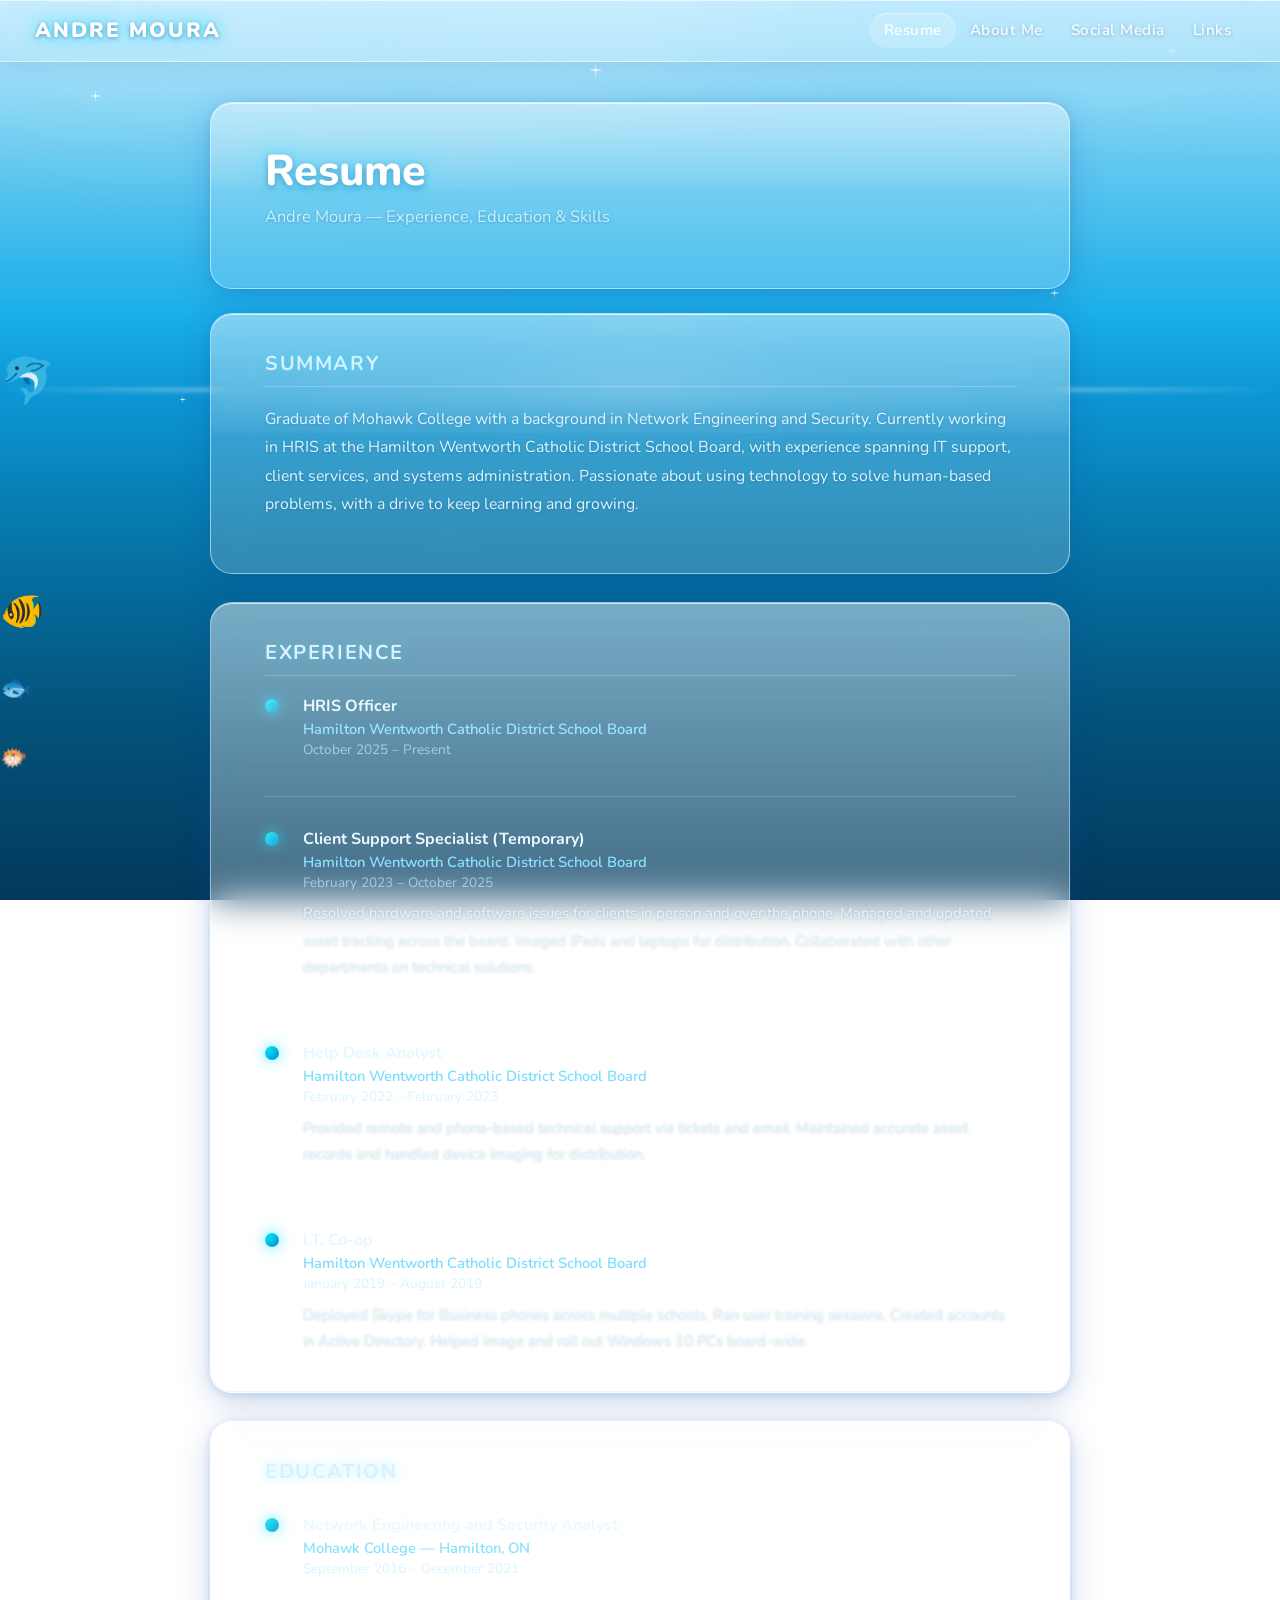
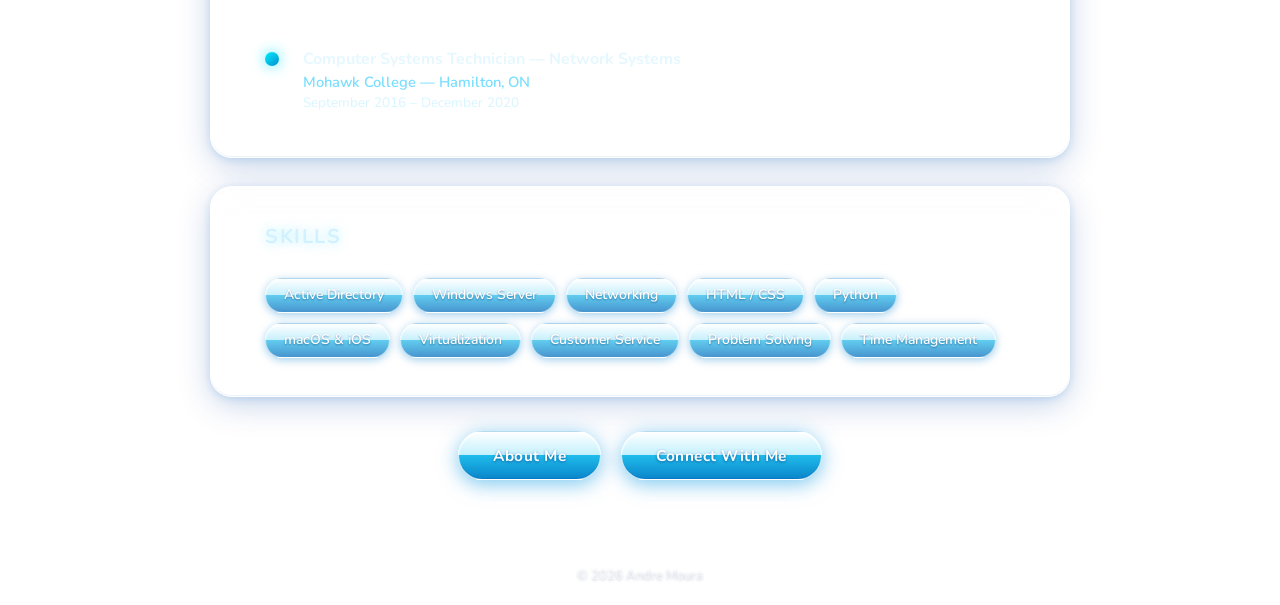
<file: resume.html>
<!DOCTYPE html>
<html lang="en">

<head>
    <meta charset="utf-8">
    <meta name="viewport" content="width=device-width, initial-scale=1.0, shrink-to-fit=no">
    <title>Resume — Andre Moura</title>
    <link rel="stylesheet" href="assets/bootstrap/css/bootstrap.min.css">
    <link rel="stylesheet" href="assets/css/frutiger-aero.css">
    <!-- Global site tag (gtag.js) - Google Analytics -->
    <script async src="https://www.googletagmanager.com/gtag/js?id=UA-158383921-1"></script>
    <script>
    window.dataLayer = window.dataLayer || [];
    function gtag(){dataLayer.push(arguments);}
    gtag('js', new Date());
    gtag('config', 'UA-158383921-1');
    </script>
</head>

<body>

    <!-- Background effects -->
    <div class="light-rays"></div>
    <div class="water-line"></div>
    <div class="clouds">
        <div class="cloud cloud-1"></div>
        <div class="cloud cloud-2"></div>
        <div class="cloud cloud-3"></div>
        <div class="cloud cloud-4"></div>
    </div>
    <div class="bubbles">
        <div class="bubble"></div>
        <div class="bubble"></div>
        <div class="bubble"></div>
        <div class="bubble"></div>
        <div class="bubble"></div>
        <div class="bubble"></div>
    </div>
    <div class="fish-container">
        <div class="fish fish-1">🐠</div>
        <div class="fish fish-2">🐟</div>
        <div class="fish fish-3">🐬</div>
        <div class="fish fish-4">🐡</div>
    </div>
    <div class="sparkles">
        <div class="sparkle sparkle-1"></div>
        <div class="sparkle sparkle-2"></div>
        <div class="sparkle sparkle-3"></div>
        <div class="sparkle sparkle-4"></div>
        <div class="sparkle sparkle-5"></div>
        <div class="sparkle sparkle-6"></div>
        <div class="sparkle sparkle-7"></div>
        <div class="sparkle sparkle-8"></div>
        <div class="sparkle sparkle-9"></div>
        <div class="sparkle sparkle-10"></div>
    </div>

    <!-- Navbar -->
    <nav class="navbar navbar-expand-md">
        <div class="container-fluid">
            <a class="navbar-brand" href="index.html"><strong>ANDRE MOURA</strong></a>
            <button class="navbar-toggler" type="button" data-toggle="collapse" data-target="#navcol-1" aria-controls="navcol-1" aria-expanded="false" aria-label="Toggle navigation">
                <span class="navbar-toggler-icon"></span>
            </button>
            <div class="collapse navbar-collapse" id="navcol-1">
                <ul class="nav navbar-nav ml-auto">
                    <li class="nav-item"><a class="nav-link active" href="resume.html">Resume</a></li>
                    <li class="nav-item"><a class="nav-link" href="about.html">About Me</a></li>
                    <li class="nav-item"><a class="nav-link" href="social.html">Social Media</a></li>
                    <li class="nav-item"><a class="nav-link" href="social.html">Links</a></li>
                </ul>
            </div>
        </div>
    </nav>

    <!-- Page content -->
    <div class="page-content inner-page">

        <!-- Header -->
        <div class="glass-panel page-header-card mb-4">
            <h1>Resume</h1>
            <p class="subtitle">Andre Moura &mdash; Experience, Education &amp; Skills</p>
        </div>

        <!-- Summary -->
        <div class="glass-panel content-card">
            <h2>Summary</h2>
            <p>
                Graduate of Mohawk College with a background in Network Engineering and Security. Currently working in HRIS at the Hamilton Wentworth Catholic District School Board, with experience spanning IT support, client services, and systems administration. Passionate about using technology to solve human-based problems, with a drive to keep learning and growing.
            </p>
        </div>

        <!-- Experience -->
        <div class="glass-panel content-card">
            <h2>Experience</h2>

            <div class="timeline-item">
                <div class="timeline-dot"></div>
                <div class="timeline-body">
                    <div class="role">HRIS Officer</div>
                    <div class="org">Hamilton Wentworth Catholic District School Board</div>
                    <div class="dates">October 2025 &ndash; Present</div>
                </div>
            </div>

            <div class="timeline-item">
                <div class="timeline-dot"></div>
                <div class="timeline-body">
                    <div class="role">Client Support Specialist (Temporary)</div>
                    <div class="org">Hamilton Wentworth Catholic District School Board</div>
                    <div class="dates">February 2023 &ndash; October 2025</div>
                    <p>Resolved hardware and software issues for clients in person and over the phone. Managed and updated asset tracking across the board. Imaged iPads and laptops for distribution. Collaborated with other departments on technical solutions.</p>
                </div>
            </div>

            <div class="timeline-item">
                <div class="timeline-dot"></div>
                <div class="timeline-body">
                    <div class="role">Help Desk Analyst</div>
                    <div class="org">Hamilton Wentworth Catholic District School Board</div>
                    <div class="dates">February 2022 &ndash; February 2023</div>
                    <p>Provided remote and phone-based technical support via tickets and email. Maintained accurate asset records and handled device imaging for distribution.</p>
                </div>
            </div>

            <div class="timeline-item">
                <div class="timeline-dot"></div>
                <div class="timeline-body">
                    <div class="role">I.T. Co-op</div>
                    <div class="org">Hamilton Wentworth Catholic District School Board</div>
                    <div class="dates">January 2019 &ndash; August 2019</div>
                    <p>Deployed Skype for Business phones across multiple schools. Ran user training sessions. Created accounts in Active Directory. Helped image and roll out Windows 10 PCs board-wide.</p>
                </div>
            </div>

        </div>

        <!-- Education -->
        <div class="glass-panel content-card">
            <h2>Education</h2>

            <div class="timeline-item">
                <div class="timeline-dot"></div>
                <div class="timeline-body">
                    <div class="role">Network Engineering and Security Analyst</div>
                    <div class="org">Mohawk College &mdash; Hamilton, ON</div>
                    <div class="dates">September 2016 &ndash; December 2021</div>
                </div>
            </div>

            <div class="timeline-item">
                <div class="timeline-dot"></div>
                <div class="timeline-body">
                    <div class="role">Computer Systems Technician &mdash; Network Systems</div>
                    <div class="org">Mohawk College &mdash; Hamilton, ON</div>
                    <div class="dates">September 2016 &ndash; December 2020</div>
                </div>
            </div>

        </div>

        <!-- Skills -->
        <div class="glass-panel content-card">
            <h2>Skills</h2>
            <div class="skill-tags">
                <span class="skill-tag">Active Directory</span>
                <span class="skill-tag">Windows Server</span>
                <span class="skill-tag">Networking</span>
                <span class="skill-tag">HTML / CSS</span>
                <span class="skill-tag">Python</span>
                <span class="skill-tag">macOS &amp; iOS</span>
                <span class="skill-tag">Virtualization</span>
                <span class="skill-tag">Customer Service</span>
                <span class="skill-tag">Problem Solving</span>
                <span class="skill-tag">Time Management</span>
            </div>
        </div>

        <!-- CTA -->
        <div style="text-align:center; position:relative; z-index:1; margin-top: 8px;">
            <a class="btn-aero" href="about.html">About Me</a>
            <a class="btn-aero" href="social.html">Connect With Me</a>
        </div>

    </div>

    <footer>
        &copy; <script>document.write(new Date().getFullYear())</script> Andre Moura
    </footer>

    <script src="assets/js/jquery.min.js"></script>
    <script src="assets/bootstrap/js/bootstrap.min.js"></script>
</body>

</html>
</file>
<file: assets/css/frutiger-aero.css>
/* =============================================
   FRUTIGER AERO — Personal Portfolio Theme
   Andre Moura | andremoura.ca
   Sky & Ocean Edition
   ============================================= */

@import url('https://fonts.googleapis.com/css2?family=Nunito:wght@300;400;600;700;800&display=swap');

*, *::before, *::after { box-sizing: border-box; }
html { height: 100%; }

/* ─── BODY / SKY→OCEAN BACKGROUND ─────────── */
body {
  min-height: 100vh;
  margin: 0;
  font-family: 'Nunito', 'Segoe UI', Tahoma, sans-serif;
  font-weight: 400;
  background: linear-gradient(180deg,
    #b8e8ff 0%,
    #62c8f0 18%,
    #1aaee8 35%,
    #0d96d4 44%,
    #0882b8 54%,
    #056a9a 66%,
    #04527a 80%,
    #03395c 100%);
  background-attachment: fixed;
  color: #0d2b3e;
  overflow-x: hidden;
  position: relative;
}

/* ─── LIGHT RAYS (sunburst from top) ──────── */
.light-rays {
  position: fixed;
  top: 0; left: 0;
  width: 100%; height: 100%;
  pointer-events: none;
  z-index: 0;
  background:
    radial-gradient(ellipse 80% 55% at 18% -8%,  rgba(255,255,255,0.25) 0%, transparent 60%),
    radial-gradient(ellipse 55% 45% at 82% -6%,  rgba(200,240,255,0.18) 0%, transparent 55%),
    radial-gradient(ellipse 45% 35% at 50% 0%,   rgba(255,255,255,0.14) 0%, transparent 50%),
    radial-gradient(ellipse 35% 20% at 50% 42%,  rgba(255,255,255,0.07) 0%, transparent 40%);
}

/* ─── WATER SURFACE SHIMMER ──────────────── */
.water-line {
  position: fixed;
  top: 43%;
  left: 0;
  width: 100%;
  height: 5px;
  pointer-events: none;
  z-index: 0;
  background: linear-gradient(90deg,
    transparent 0%,
    rgba(255,255,255,0.25) 15%,
    rgba(255,255,255,0.65) 35%,
    rgba(255,255,255,0.90) 50%,
    rgba(255,255,255,0.65) 65%,
    rgba(255,255,255,0.25) 85%,
    transparent 100%);
  filter: blur(1.5px);
  animation: waterShimmer 5s ease-in-out infinite;
}

.water-line::after {
  content: '';
  position: absolute;
  top: 5px;
  left: 0;
  width: 100%;
  height: 3px;
  background: linear-gradient(90deg,
    transparent 0%,
    rgba(255,255,255,0.12) 30%,
    rgba(255,255,255,0.28) 50%,
    rgba(255,255,255,0.12) 70%,
    transparent 100%);
}

@keyframes waterShimmer {
  0%, 100% { opacity: 0.65; transform: scaleX(1); }
  50%       { opacity: 1;    transform: scaleX(1.015); }
}

/* ─── CLOUDS ──────────────────────────────── */
.clouds {
  position: fixed;
  top: 0; left: 0;
  width: 100%; height: 46%;
  pointer-events: none;
  z-index: 0;
  overflow: hidden;
}

.cloud {
  position: absolute;
  background: rgba(255,255,255,0.90);
  border-radius: 60px;
  animation: driftCloud linear infinite;
}

.cloud::before,
.cloud::after {
  content: '';
  position: absolute;
  background: rgba(255,255,255,0.90);
  border-radius: 50%;
}

.cloud-1 {
  width: 220px; height: 48px;
  top: 8%; left: -250px;
  animation-duration: 60s; animation-delay: 0s;
}
.cloud-1::before { width: 88px;  height: 74px;  top: -40px; left: 30px; }
.cloud-1::after  { width: 110px; height: 64px;  top: -32px; left: 95px; }

.cloud-2 {
  width: 150px; height: 38px;
  top: 18%; left: -180px;
  animation-duration: 75s; animation-delay: -22s; opacity: 0.78;
}
.cloud-2::before { width: 66px; height: 58px; top: -30px; left: 20px; }
.cloud-2::after  { width: 82px; height: 50px; top: -25px; left: 62px; }

.cloud-3 {
  width: 280px; height: 58px;
  top: 4%; left: -310px;
  animation-duration: 95s; animation-delay: -44s; opacity: 0.68;
}
.cloud-3::before { width: 108px; height: 90px; top: -48px; left: 44px; }
.cloud-3::after  { width: 128px; height: 78px; top: -40px; left: 118px; }

.cloud-4 {
  width: 190px; height: 44px;
  top: 24%; left: -220px;
  animation-duration: 68s; animation-delay: -12s; opacity: 0.72;
}
.cloud-4::before { width: 75px; height: 68px; top: -34px; left: 28px; }
.cloud-4::after  { width: 95px; height: 58px; top: -30px; left: 78px; }

@keyframes driftCloud {
  from { transform: translateX(0); }
  to   { transform: translateX(calc(100vw + 350px)); }
}

/* ─── BUBBLES (soap-style with specular) ─── */
.bubbles {
  position: fixed;
  bottom: 0; left: 0;
  width: 100%; height: 100%;
  pointer-events: none;
  z-index: 0;
  overflow: hidden;
}

.bubble {
  position: absolute;
  bottom: -180px;
  border-radius: 50%;
  background: transparent;
  border: 1.5px solid rgba(255,255,255,0.58);
  box-shadow:
    inset -5px -5px 12px rgba(100,190,255,0.18),
    inset  3px  3px  8px rgba(255,255,255,0.38),
    0 0 14px rgba(255,255,255,0.10);
  animation: floatUp linear infinite;
  will-change: transform;
}

/* specular highlight arc (top-left) */
.bubble::before {
  content: '';
  position: absolute;
  top: 11%; left: 15%;
  width: 33%; height: 21%;
  background: radial-gradient(ellipse,
    rgba(255,255,255,0.95) 0%,
    rgba(255,255,255,0.25) 55%,
    transparent 100%);
  border-radius: 50%;
  transform: rotate(-35deg);
}

/* secondary reflection (bottom-right) */
.bubble::after {
  content: '';
  position: absolute;
  bottom: 17%; right: 17%;
  width: 17%; height: 11%;
  background: radial-gradient(ellipse,
    rgba(255,255,255,0.60) 0%,
    transparent 100%);
  border-radius: 50%;
}

@keyframes floatUp {
  0%   { transform: translateY(0) translateX(0);      opacity: 0; }
  5%   { opacity: 0.85; }
  50%  { transform: translateY(-52vh) translateX(9px); }
  82%  { opacity: 0.38; }
  100% { transform: translateY(-115vh) translateX(-6px); opacity: 0; }
}

.bubble:nth-child(1)  { width: 28px;  height: 28px;  left: 5%;   animation-duration: 9s;  animation-delay: 0s;   }
.bubble:nth-child(2)  { width: 16px;  height: 16px;  left: 12%;  animation-duration: 12s; animation-delay: 1.5s; }
.bubble:nth-child(3)  { width: 55px;  height: 55px;  left: 20%;  animation-duration: 15s; animation-delay: 3s;   }
.bubble:nth-child(4)  { width: 21px;  height: 21px;  left: 30%;  animation-duration: 10s; animation-delay: 0.5s; }
.bubble:nth-child(5)  { width: 82px;  height: 82px;  left: 40%;  animation-duration: 20s; animation-delay: 2s;   }
.bubble:nth-child(6)  { width: 13px;  height: 13px;  left: 50%;  animation-duration: 8s;  animation-delay: 4s;   }
.bubble:nth-child(7)  { width: 40px;  height: 40px;  left: 58%;  animation-duration: 14s; animation-delay: 1s;   }
.bubble:nth-child(8)  { width: 24px;  height: 24px;  left: 65%;  animation-duration: 11s; animation-delay: 5s;   }
.bubble:nth-child(9)  { width: 112px; height: 112px; left: 72%;  animation-duration: 22s; animation-delay: 0s;   }
.bubble:nth-child(10) { width: 15px;  height: 15px;  left: 80%;  animation-duration: 9s;  animation-delay: 2.5s; }
.bubble:nth-child(11) { width: 44px;  height: 44px;  left: 88%;  animation-duration: 16s; animation-delay: 3.5s; }
.bubble:nth-child(12) { width: 19px;  height: 19px;  left: 95%;  animation-duration: 10s; animation-delay: 1s;   }

/* ─── FISH ───────────────────────────────── */
.fish-container {
  position: fixed;
  top: 0; left: 0;
  width: 100%; height: 100%;
  pointer-events: none;
  z-index: 0;
  overflow: hidden;
}

/* Fish emoji face LEFT by default, so swimLeft needs no flip.
   swimRight flips them via scaleX(-1) inside the keyframe. */
.fish {
  position: absolute;
  line-height: 1;
  animation-timing-function: linear;
  animation-iteration-count: infinite;
  will-change: transform;
}

@keyframes swimRight {
  0%   { transform: translateX(-150px) translateY(0)     scaleX(-1); opacity: 0; }
  6%   { opacity: 0.82; }
  33%  { transform: translateX(33vw)   translateY(-14px) scaleX(-1); }
  66%  { transform: translateX(66vw)   translateY(7px)   scaleX(-1); }
  94%  { opacity: 0.82; }
  100% { transform: translateX(calc(100vw + 150px)) translateY(0) scaleX(-1); opacity: 0; }
}

@keyframes swimLeft {
  0%   { transform: translateX(calc(100vw + 150px)) translateY(0); opacity: 0; }
  6%   { opacity: 0.82; }
  33%  { transform: translateX(66vw) translateY(-11px); }
  66%  { transform: translateX(33vw) translateY(6px); }
  94%  { opacity: 0.82; }
  100% { transform: translateX(-150px) translateY(0); opacity: 0; }
}

/* Positions and sizes */
.fish-1  { top: 66%; font-size: 2.2rem; animation-name: swimRight; animation-duration: 24s; animation-delay: 0s;    }
.fish-2  { top: 75%; font-size: 1.6rem; animation-name: swimLeft;  animation-duration: 30s; animation-delay: -9s;   }
.fish-3  { top: 40%; font-size: 2.8rem; animation-name: swimRight; animation-duration: 38s; animation-delay: -16s;  }
.fish-4  { top: 83%; font-size: 1.4rem; animation-name: swimLeft;  animation-duration: 26s; animation-delay: -5s;   }
.fish-5  { top: 55%; font-size: 1.2rem; animation-name: swimRight; animation-duration: 19s; animation-delay: -3s;   }
.fish-6  { top: 70%; font-size: 3.2rem; animation-name: swimLeft;  animation-duration: 44s; animation-delay: -22s;  }
.fish-7  { top: 48%; font-size: 1.8rem; animation-name: swimLeft;  animation-duration: 32s; animation-delay: -12s;  }

/* ─── SPARKLES ───────────────────────────── */
.sparkles {
  position: fixed;
  top: 0; left: 0;
  width: 100%; height: 100%;
  pointer-events: none;
  z-index: 0;
}

.sparkle {
  position: absolute;
  background: white;
  clip-path: polygon(
    50% 0%, 54% 43%,
    100% 50%, 54% 57%,
    50% 100%, 46% 57%,
    0% 50%, 46% 43%
  );
  animation: twinkle ease-in-out infinite;
}

@keyframes twinkle {
  0%, 100% { opacity: 0;   transform: scale(0)   rotate(0deg); }
  40%, 60% { opacity: 1;   transform: scale(1)   rotate(45deg); }
}

.sparkle-1  { top: 10%; left: 7%;   width: 12px; height: 12px; animation-duration: 2.6s; animation-delay: 0s;    }
.sparkle-2  { top: 22%; left: 24%;  width: 7px;  height: 7px;  animation-duration: 3.4s; animation-delay: 0.9s;  }
.sparkle-3  { top: 7%;  left: 46%;  width: 14px; height: 14px; animation-duration: 2.9s; animation-delay: 1.6s;  }
.sparkle-4  { top: 16%; left: 67%;  width: 8px;  height: 8px;  animation-duration: 3.6s; animation-delay: 0.4s;  }
.sparkle-5  { top: 32%; left: 82%;  width: 10px; height: 10px; animation-duration: 2.3s; animation-delay: 1.3s;  }
.sparkle-6  { top: 5%;  left: 91%;  width: 13px; height: 13px; animation-duration: 4.1s; animation-delay: 2.1s;  }
.sparkle-7  { top: 44%; left: 14%;  width: 7px;  height: 7px;  animation-duration: 3.1s; animation-delay: 0.6s;  }
.sparkle-8  { top: 38%; left: 56%;  width: 9px;  height: 9px;  animation-duration: 2.7s; animation-delay: 1.9s;  }
.sparkle-9  { top: 60%; left: 35%;  width: 6px;  height: 6px;  animation-duration: 3.8s; animation-delay: 0.2s;  }
.sparkle-10 { top: 72%; left: 72%;  width: 8px;  height: 8px;  animation-duration: 2.4s; animation-delay: 1.1s;  }

/* ─── PAGE CONTENT ───────────────────────── */
.page-content {
  position: relative;
  z-index: 1;
}

/* ─── GLASS PANEL ────────────────────────── */
.glass-panel {
  background: rgba(255,255,255,0.18);
  backdrop-filter: blur(18px);
  -webkit-backdrop-filter: blur(18px);
  border: 1px solid rgba(255,255,255,0.52);
  border-radius: 22px;
  box-shadow:
    0 8px 32px rgba(0,70,160,0.22),
    0 2px 8px rgba(0,120,210,0.16),
    inset 0 1px 0 rgba(255,255,255,0.72),
    inset 0 -1px 0 rgba(0,100,190,0.08);
  position: relative;
  overflow: hidden;
}

/* Gloss sheen top half */
.glass-panel::before {
  content: '';
  position: absolute;
  top: 0; left: 0; right: 0;
  height: 46%;
  background: linear-gradient(180deg,
    rgba(255,255,255,0.34) 0%,
    rgba(255,255,255,0.04) 100%);
  border-radius: 22px 22px 0 0;
  pointer-events: none;
  z-index: 1;
}

/* ─── NAVBAR ─────────────────────────────── */
.navbar {
  background: rgba(255,255,255,0.14) !important;
  backdrop-filter: blur(20px);
  -webkit-backdrop-filter: blur(20px);
  border-bottom: 1px solid rgba(255,255,255,0.58);
  box-shadow:
    0 2px 24px rgba(0,70,160,0.16),
    inset 0 1px 0 rgba(255,255,255,0.62);
  padding: 10px 20px;
  position: relative;
  z-index: 100;
}

.navbar-brand {
  color: #ffffff !important;
  font-weight: 800;
  font-size: 1.3rem;
  letter-spacing: 2px;
  text-shadow: 0 0 18px rgba(0,220,255,0.85), 0 1px 4px rgba(0,40,100,0.45);
  text-transform: uppercase;
}

.navbar-brand:hover {
  color: #e0faff !important;
  text-shadow: 0 0 28px rgba(0,235,255,1.0), 0 1px 4px rgba(0,40,100,0.45);
}

.nav-link {
  color: rgba(255,255,255,0.94) !important;
  font-weight: 600;
  font-size: 0.95rem;
  letter-spacing: 0.5px;
  padding: 6px 14px !important;
  border-radius: 20px;
  transition: all 0.2s ease;
  text-shadow: 0 1px 4px rgba(0,40,100,0.30);
}

.nav-link:hover,
.nav-link.active {
  color: #ffffff !important;
  background: rgba(255,255,255,0.20);
  text-shadow: 0 0 14px rgba(160,235,255,0.95);
  box-shadow: inset 0 1px 0 rgba(255,255,255,0.48);
}

.navbar-toggler {
  border-color: rgba(255,255,255,0.52);
}

.navbar-toggler-icon {
  background-image: url("data:image/svg+xml,%3csvg xmlns='http://www.w3.org/2000/svg' viewBox='0 0 30 30'%3e%3cpath stroke='rgba%28255%2C255%2C255%2C0.88%29' stroke-linecap='round' stroke-miterlimit='10' stroke-width='2' d='M4 7h22M4 15h22M4 23h22'/%3e%3c/svg%3e");
}

/* ─── HERO SECTION ───────────────────────── */
.hero-section {
  display: flex;
  align-items: center;
  justify-content: center;
  min-height: calc(100vh - 66px);
  padding: 40px 20px;
}

.hero-card {
  max-width: 680px;
  width: 100%;
  padding: 54px 58px;
  text-align: center;
}

.hero-card h1 {
  font-size: 3.5rem;
  font-weight: 800;
  color: #ffffff;
  text-shadow:
    0 0 32px rgba(0,228,255,0.70),
    0 0 64px rgba(0,190,255,0.32),
    0 2px 8px rgba(0,50,120,0.50);
  margin-bottom: 22px;
  letter-spacing: 1px;
}

.hero-card p {
  font-size: 1.07rem;
  color: rgba(232,250,255,0.95);
  line-height: 1.78;
  margin-bottom: 38px;
  text-shadow: 0 1px 5px rgba(0,40,100,0.28);
}

/* ─── AERO BUTTONS ───────────────────────── */
.btn-aero {
  display: inline-block;
  background: linear-gradient(180deg,
    rgba(255,255,255,0.78) 0%,
    rgba(158,232,252,0.62) 49%,
    rgba(0,178,232,0.88) 50%,
    rgba(0,128,200,0.96) 100%);
  border: 1px solid rgba(255,255,255,0.70);
  border-radius: 32px;
  color: #ffffff !important;
  font-family: 'Nunito', sans-serif;
  font-weight: 700;
  font-size: 0.96rem;
  letter-spacing: 0.5px;
  text-decoration: none !important;
  text-shadow: 0 1px 3px rgba(0,50,130,0.62);
  box-shadow:
    0 4px 20px rgba(0,148,224,0.52),
    inset 0 1px 0 rgba(255,255,255,0.90),
    inset 0 -1px 0 rgba(0,80,170,0.22);
  padding: 12px 34px;
  margin: 6px 8px;
  cursor: pointer;
  transition: all 0.2s ease;
  position: relative;
  z-index: 2;
}

.btn-aero:hover {
  color: #ffffff !important;
  background: linear-gradient(180deg,
    rgba(255,255,255,0.90) 0%,
    rgba(178,242,255,0.72) 49%,
    rgba(22,196,248,0.94) 50%,
    rgba(0,148,218,0.98) 100%);
  box-shadow:
    0 6px 30px rgba(0,208,255,0.72),
    inset 0 1px 0 rgba(255,255,255,0.96),
    inset 0 -1px 0 rgba(0,80,170,0.22);
  transform: translateY(-2px);
}

.btn-aero:active {
  transform: translateY(0);
  box-shadow: 0 2px 10px rgba(0,148,224,0.42), inset 0 1px 0 rgba(255,255,255,0.72);
}

/* ─── PAGE HEADER (inner pages) ──────────── */
.page-header-card {
  max-width: 860px;
  width: 100%;
  margin: 0 auto;
  padding: 42px 54px;
}

.page-header-card h1 {
  font-size: 2.7rem;
  font-weight: 800;
  color: #ffffff;
  text-shadow: 0 0 26px rgba(0,218,255,0.62), 0 2px 7px rgba(0,40,120,0.42);
  margin-bottom: 8px;
}

.page-header-card .subtitle {
  color: rgba(210,248,255,0.90);
  font-size: 1.03rem;
  font-weight: 400;
  text-shadow: 0 1px 3px rgba(0,40,100,0.28);
}

/* ─── CONTENT CARD ───────────────────────── */
.content-card {
  max-width: 860px;
  width: 100%;
  margin: 0 auto 28px;
  padding: 38px 54px;
}

.content-card h2 {
  font-size: 1.25rem;
  font-weight: 700;
  color: #c8eeff;
  text-transform: uppercase;
  letter-spacing: 1.6px;
  margin-bottom: 18px;
  padding-bottom: 10px;
  border-bottom: 1px solid rgba(255,255,255,0.22);
  text-shadow: 0 0 12px rgba(0,210,255,0.40);
}

.content-card p,
.content-card li {
  color: rgba(228,250,255,0.96);
  font-size: 0.99rem;
  line-height: 1.80;
  text-shadow: 0 1px 3px rgba(0,30,80,0.22);
}

/* ─── RESUME TIMELINE ────────────────────── */
.timeline-item {
  display: flex;
  gap: 24px;
  margin-bottom: 30px;
  padding-bottom: 30px;
  border-bottom: 1px solid rgba(255,255,255,0.16);
}

.timeline-item:last-child {
  border-bottom: none;
  margin-bottom: 0;
  padding-bottom: 0;
}

.timeline-dot {
  flex-shrink: 0;
  width: 14px;
  height: 14px;
  border-radius: 50%;
  background: linear-gradient(135deg, #00eeff, #008ecc);
  box-shadow: 0 0 14px rgba(0,228,255,0.72);
  margin-top: 5px;
}

.timeline-body .role  { font-weight: 700; color: #e5f8ff; font-size: 1rem; }
.timeline-body .org   { font-weight: 600; color: #7adeff; font-size: 0.92rem; }
.timeline-body .dates { font-size: 0.85rem; color: rgba(195,240,255,0.65); margin-bottom: 6px; }
.timeline-body p      { font-size: 0.93rem; color: rgba(228,250,255,0.88); margin-bottom: 0; }

/* ─── SKILL TAGS ─────────────────────────── */
.skill-tags {
  display: flex;
  flex-wrap: wrap;
  gap: 10px;
}

.skill-tag {
  background: linear-gradient(180deg,
    rgba(255,255,255,0.62) 0%,
    rgba(118,218,248,0.42) 49%,
    rgba(0,172,228,0.62) 50%,
    rgba(0,108,188,0.72) 100%);
  border: 1px solid rgba(255,255,255,0.56);
  border-radius: 22px;
  padding: 6px 18px;
  font-size: 0.87rem;
  font-weight: 600;
  color: #ffffff;
  text-shadow: 0 1px 2px rgba(0,40,100,0.48);
  box-shadow: 0 2px 8px rgba(0,128,205,0.38), inset 0 1px 0 rgba(255,255,255,0.68);
}

/* ─── 404 ERROR CARD ─────────────────────── */
.error-card {
  max-width: 560px;
  width: 100%;
  padding: 58px 54px;
  text-align: center;
}

.error-card h1 {
  font-size: 5.8rem;
  font-weight: 800;
  color: #ffffff;
  text-shadow:
    0 0 42px rgba(0,228,255,0.78),
    0 0 84px rgba(0,178,235,0.42),
    0 2px 9px rgba(0,50,125,0.58);
  line-height: 1;
  margin-bottom: 18px;
}

.error-card p {
  color: rgba(232,250,255,0.92);
  font-size: 1.06rem;
  line-height: 1.74;
  text-shadow: 0 1px 4px rgba(0,40,100,0.28);
  margin-bottom: 36px;
}

/* ─── INNER PAGE PADDING ─────────────────── */
.inner-page {
  padding: 40px 20px 60px;
}

/* ─── FOOTER ─────────────────────────────── */
footer {
  position: relative;
  z-index: 1;
  text-align: center;
  padding: 20px;
  color: rgba(255,255,255,0.52);
  font-size: 0.82rem;
  text-shadow: 0 1px 3px rgba(0,40,100,0.28);
}

/* ─── SOCIAL GRID ────────────────────────── */
.social-grid {
  display: grid;
  grid-template-columns: repeat(auto-fit, minmax(180px, 1fr));
  gap: 20px;
  margin-top: 8px;
}

.social-link {
  display: flex;
  flex-direction: column;
  align-items: center;
  justify-content: center;
  gap: 14px;
  padding: 32px 20px;
  text-decoration: none !important;
  color: #ffffff !important;
  transition: transform 0.2s ease;
  position: relative;
  z-index: 2;
}

.social-link:hover {
  transform: translateY(-4px);
}

.social-link:hover .social-icon {
  box-shadow:
    0 0 30px rgba(0,220,255,0.82),
    0 6px 22px rgba(0,100,185,0.48),
    inset 0 1px 0 rgba(255,255,255,0.90);
}

.social-icon {
  width: 72px;
  height: 72px;
  border-radius: 50%;
  background: linear-gradient(180deg,
    rgba(255,255,255,0.78) 0%,
    rgba(158,232,252,0.62) 49%,
    rgba(0,178,232,0.88) 50%,
    rgba(0,128,200,0.96) 100%);
  border: 1px solid rgba(255,255,255,0.70);
  box-shadow:
    0 4px 20px rgba(0,148,224,0.52),
    inset 0 1px 0 rgba(255,255,255,0.90);
  display: flex;
  align-items: center;
  justify-content: center;
  font-size: 1.8rem;
  color: white;
  transition: box-shadow 0.2s ease;
}

.social-name {
  font-weight: 700;
  font-size: 0.95rem;
  letter-spacing: 0.5px;
  text-shadow: 0 1px 4px rgba(0,40,100,0.38);
  color: rgba(232,250,255,0.96);
}

.social-handle {
  font-size: 0.80rem;
  color: rgba(175,235,255,0.76);
  text-shadow: 0 1px 3px rgba(0,40,100,0.28);
}

/* ─── SECRET FISH EGG ───────────────────── */
.fish-egg {
  position: fixed;
  pointer-events: auto;
  z-index: 2;
  text-decoration: none;
  cursor: pointer;
}

/* ─── RESPONSIVE ─────────────────────────── */
@media (max-width: 767px) {
  .hero-card, .error-card { padding: 36px 28px; }
  .hero-card h1 { font-size: 2.5rem; }
  .content-card, .page-header-card { padding: 28px 24px; }
  .error-card h1 { font-size: 4rem; }
  .cloud-3 { display: none; }
  .fish-6, .fish-7 { display: none; }
}
</file>
